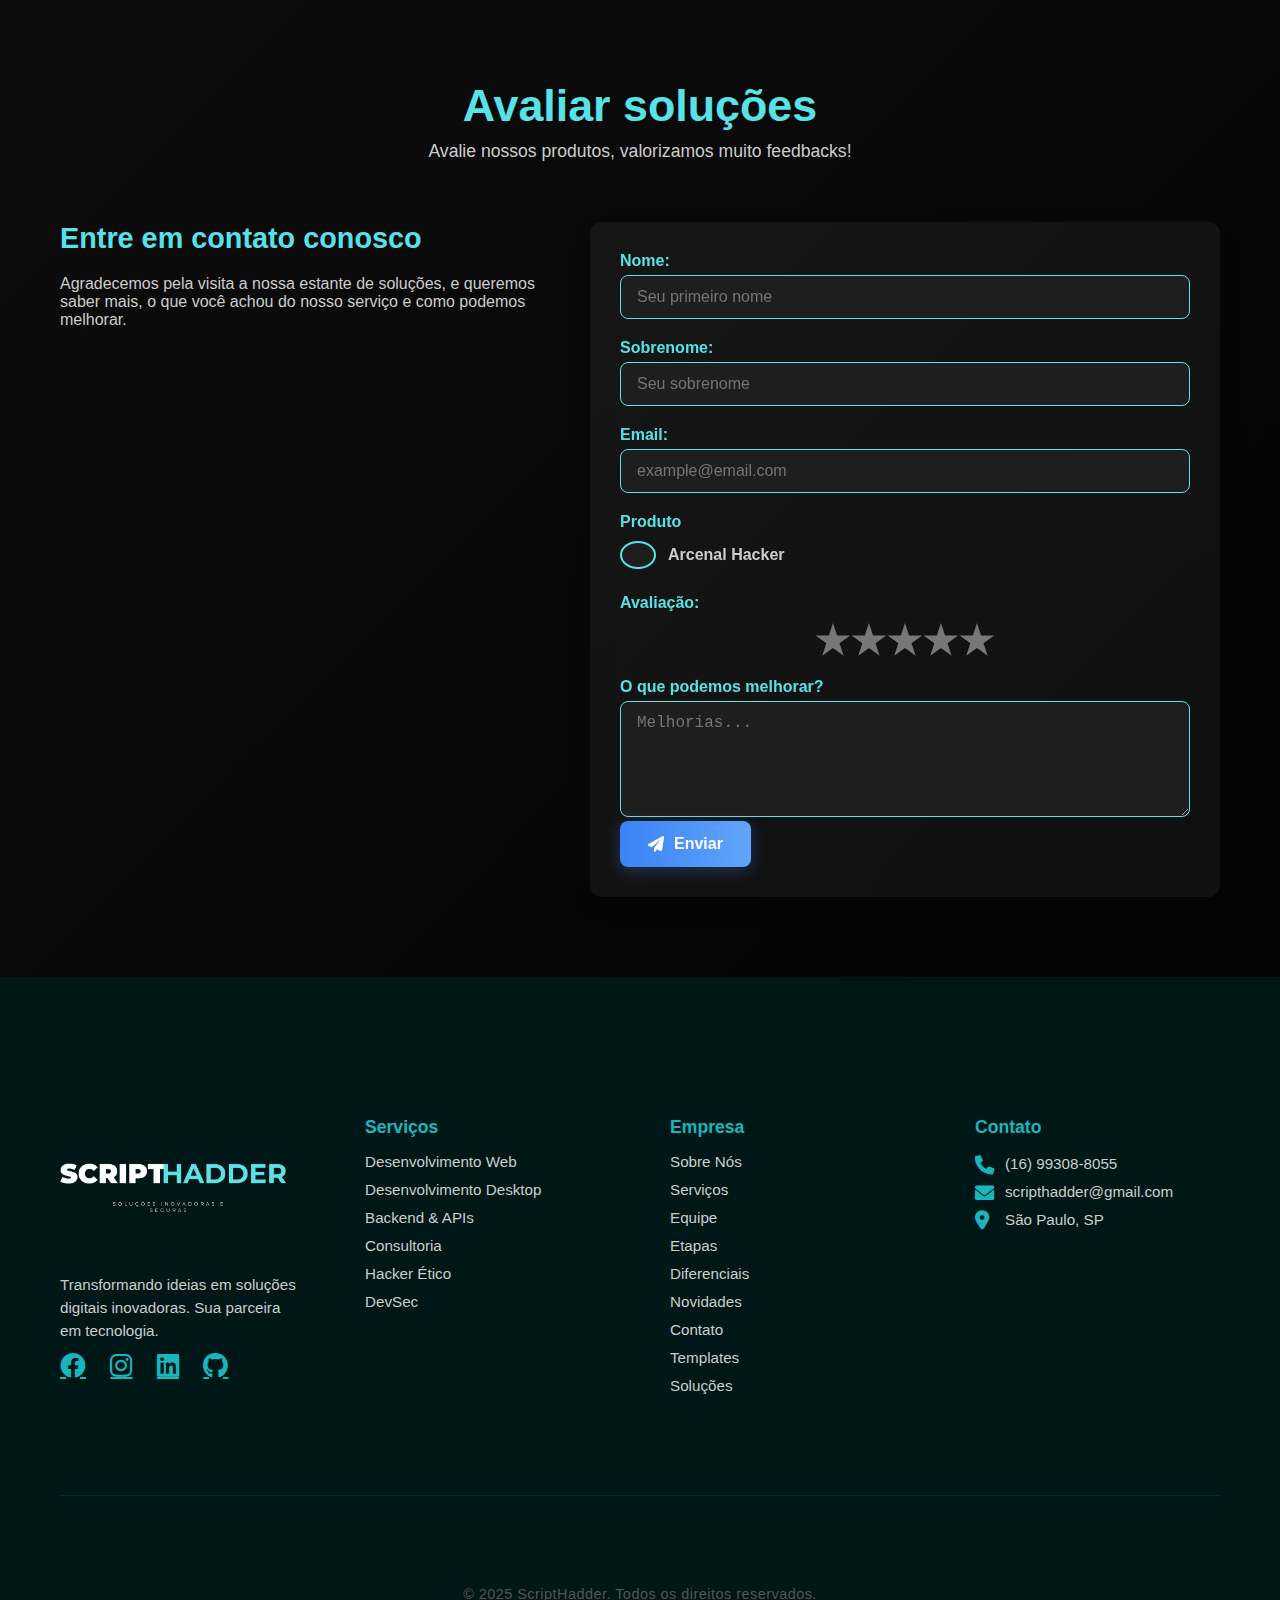
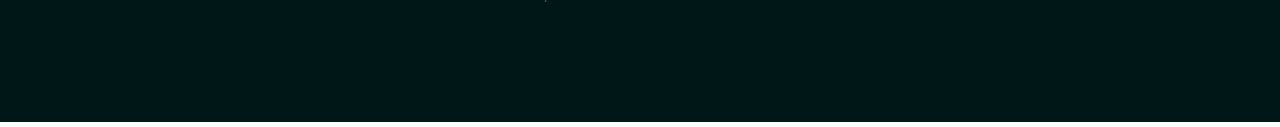
<file: formulário.html>
<!DOCTYPE html>
<html lang="pt-br">
<head>
    <meta charset="UTF-8">
    <meta name="viewport" content="width=device-width, initial-scale=1.0">
    <title>Avaliação</title>
    <link rel="stylesheet" href="src/css/formulario.css">
    <link href="https://cdnjs.cloudflare.com/ajax/libs/font-awesome/6.0.0/css/all.min.css" rel="stylesheet">
    <link rel="stylesheet" href="https://cdn.jsdelivr.net/npm/swiper@10/swiper-bundle.min.css" />
    <link href="https://fonts.googleapis.com/css2?family=Inter:wght@300;400;600;700;800&display=swap" rel="stylesheet">
    <link rel="stylesheet" href="https://cdnjs.cloudflare.com/ajax/libs/font-awesome/6.0.0-beta3/css/all.min.css">

    <!-- ✅ Favicon (.ico para o navegador) -->
    <link rel="shortcut icon" href="src/ico/Letreiro-aba.ico" type="image/x-icon">

    <!-- ✅ Open Graph (preview ao compartilhar link) -->
    <meta property="og:title" content="ScriptHadder">
    <meta property="og:description" content="Avalie nossas soluções!">
    <meta property="og:image" content="https://renanmestre.github.io/scripthadder/src/img/icone.png">
    <meta property="og:url" content="https://renanmestre.github.io/scripthadder/">
    <meta property="og:type" content="website">

    <!-- ✅ Twitter Card -->
    <meta name="twitter:card" content="summary_large_image">
    <meta name="twitter:title" content="ScriptHadder">
    <meta name="twitter:description" content="Avalie nossas soluções!">
    <meta name="twitter:image" content="https://renanmestre.github.io/scripthadder/src/img/icone.png">
</head>
<body>
    <!-- Contact Section -->
    <section id="contact" class="contact">
        <div class="container">
            <div class="section-header">
                <h2>Avaliar soluções</h2>
                <p>Avalie nossos produtos, valorizamos muito feedbacks!</p>
            </div>
            <div class="contact-content">
                <div class="contact-info">
                    <h3>Entre em contato conosco</h3>
                    <p>Agradecemos pela visita a nossa estante de soluções, e queremos saber mais, o que você achou do nosso serviço e como podemos melhorar.</p>
                </div>
                
                <div class="contact-form">
                    <form id="contactForm" action="https://api.staticforms.xyz/submit" method="post">
                        <div class="form-group">
                            <label for="name">Nome:</label>
                            <input type="text" id="name" name="name" placeholder="Seu primeiro nome" required>
                        </div>

                        <div class="form-group">
                            <label for="name">Sobrenome:</label>
                            <input type="text" id="name" name="name" placeholder="Seu sobrenome" required>
                        </div>
                        
                        <div class="form-group">
                            <label for="email">Email:</label>
                            <input type="email" id="email" name="email" placeholder="example@email.com" required>
                        </div>

                        <div class="form-group">
                            <label>Produto</label>
                            <div class="radio-group">
                                <label>
                                    <input type="radio" name="service" value="web" required>
                                    Arcenal Hacker
                                </label>
                            </div>
                        </div>

                        <!-- Avaliação por estrelas -->
                        <div class="form-group">
                        <label>Avaliação:</label>
                        <div class="stars">
                            <input type="radio" id="star5" name="rating" value="5" required />
                            <label for="star5" title="5 estrelas">&#9733;</label>

                            <input type="radio" id="star4" name="rating" value="4" />
                            <label for="star4" title="4 estrelas">&#9733;</label>

                            <input type="radio" id="star3" name="rating" value="3" />
                            <label for="star3" title="3 estrelas">&#9733;</label>

                            <input type="radio" id="star2" name="rating" value="2" />
                            <label for="star2" title="2 estrelas">&#9733;</label>

                            <input type="radio" id="star1" name="rating" value="1" />
                            <label for="star1" title="1 estrela">&#9733;</label>
                        </div>
        
                        <div class="form-group">
                            <label for="subject">O que podemos melhorar?</label>
                            <textarea id="subject" name="subject" rows="5" placeholder="Melhorias..." required></textarea>
                        </div>
                        
                        <div class="form-actions">
                            <button type="submit" class="btn btn-primary">
                                <i class="fas fa-paper-plane"></i> Enviar
                            </button>
                            <input type="hidden" name="accessKey" value="sf_d5al7bk3edi620aj9ai6hanf">
                        </div>

                        <!-- Modal de sucesso -->
                        <div id="successModal" class="modal-success">
                            <div class="modal-content">
                                <div class="checkmark-wrapper">
                                <svg class="checkmark" xmlns="http://www.w3.org/2000/svg" viewBox="0 0 52 52">
                                    <circle class="checkmark-circle" cx="26" cy="26" r="25" fill="none"/>
                                    <path class="checkmark-check" fill="none" d="M14 27l7 7 16-16"/>
                                </svg>
                                </div>
                                <p>Formulário enviado com sucesso!</p>
                            </div>
                        </div>
                    </form>
                </div>
            </div>
        </div>
    </section>

    <!-- Footer -->
    <footer class="footer">
        <div class="container">
            <div class="footer-content">
                <div class="footer-section">
                    <div class="footer-logo">
                        <img src="src/img/ScriptHadder letreiro.png" alt="Logo">
                    </div>
                    <p>Transformando ideias em soluções digitais inovadoras. Sua parceira em tecnologia.</p>
                    <div class="social-links">
                        <a href="https://www.facebook.com/share/17AUWjisdX/?mibextid=wwXIfr"><i class="fab fa-facebook"></i></a>
                        <a href="https://www.instagram.com/scripthadder"><i class="fab fa-instagram"></i></a>
                        <a href="#"><i class="fab fa-linkedin"></i></a>
                        <a href="https://github.com/ScriptHadder"><i class="fab fa-github"></i></a>
                    </div>
                </div>
                
                <div class="footer-section">
                    <h4>Serviços</h4>
                    <ul>
                        <li><a href="#services">Desenvolvimento Web</a></li>
                        <li><a href="#services">Desenvolvimento Desktop</a></li>
                        <li><a href="#services">Backend & APIs</a></li>
                        <li><a href="#services">Consultoria</a></li>
                        <li><a href="#services">Hacker Ético</a></li>
                        <li><a href="#services">DevSec</a></li>
                    </ul>
                </div>
                
                <div class="footer-section">
                    <h4>Empresa</h4>
                    <ul>
                        <li><a href="sobre.html">Sobre Nós</a></li>
                        <li><a href="servicos.html">Serviços</a></li>
                        <li><a href="#team">Equipe</a></li>
                        <li><a href="#processo">Etapas</a></li>
                        <li><a href="#diferenciais">Diferenciais</a></li>
                        <li><a href="#novidades">Novidades</a></li>
                        <li><a href="contato.html">Contato</a></li>
                        <li><a href="portfólio.html">Templates</a></li>
                        <li><a href="inovacao.html">Soluções</a></li>
                    </ul>
                </div>
                
                <div class="footer-section">
                    <h4>Contato</h4>
                    <div class="contact-info">
                        <p><i class="fas fa-phone"></i> (16) 99308-8055</p>
                        <p><i class="fas fa-envelope"></i> scripthadder@gmail.com</p>
                        <p><i class="fas fa-map-marker-alt"></i> São Paulo, SP</p>
                    </div>
                </div>

                <div class="footer-separator"></div>

                <div class="footer-bottom">
                    <p>&copy; 2025 ScriptHadder. Todos os direitos reservados.</p>
                </div>
            </div>
        </div>
    </footer>

    <script>
        // Função para formatar telefone
        function formatPhone(input) {
            let value = input.value.replace(/\D/g, "");
            if (value.length > 11) value = value.slice(0, 11);

            if (value.length > 0) {
                value = "(" + value;
                if (value.length > 3) value = value.slice(0, 3) + ") " + value.slice(3);
                if (value.length > 10) value = value.slice(0, 10) + "-" + value.slice(10);
            }
            input.value = value;
        }

        // Mostrar/ocultar botão dinamicamente
        const scrollBtn = document.getElementById('scrollToTopBtn');
        if (scrollBtn) {
            window.addEventListener('scroll', () => {
                if (window.scrollY > 300) {
                    scrollBtn.style.display = 'block';
                } else {
                    scrollBtn.style.display = 'none';
                }
            });
            scrollBtn.addEventListener('click', () => {
                window.scrollTo({ top: 0, behavior: 'smooth' });
            });
        }

        document.getElementById('contactForm').addEventListener('submit', async function(e) {
            e.preventDefault();
            const form = e.target;
            const data = new FormData(form);

            try {
                await fetch(form.action, {
                    method: form.method,
                    body: data,
                });

                form.reset();

                // Mostrar modal
                const modal = document.getElementById('successModal');
                modal.style.display = 'flex';

                // Fechar automaticamente após 3 segundos
                setTimeout(() => {
                    modal.style.display = 'none';
                }, 3000);

            } catch (err) {
                alert('Ocorreu um erro ao enviar. Tente novamente.');
            }
        });
    </script>
</body>
</html>
</file>
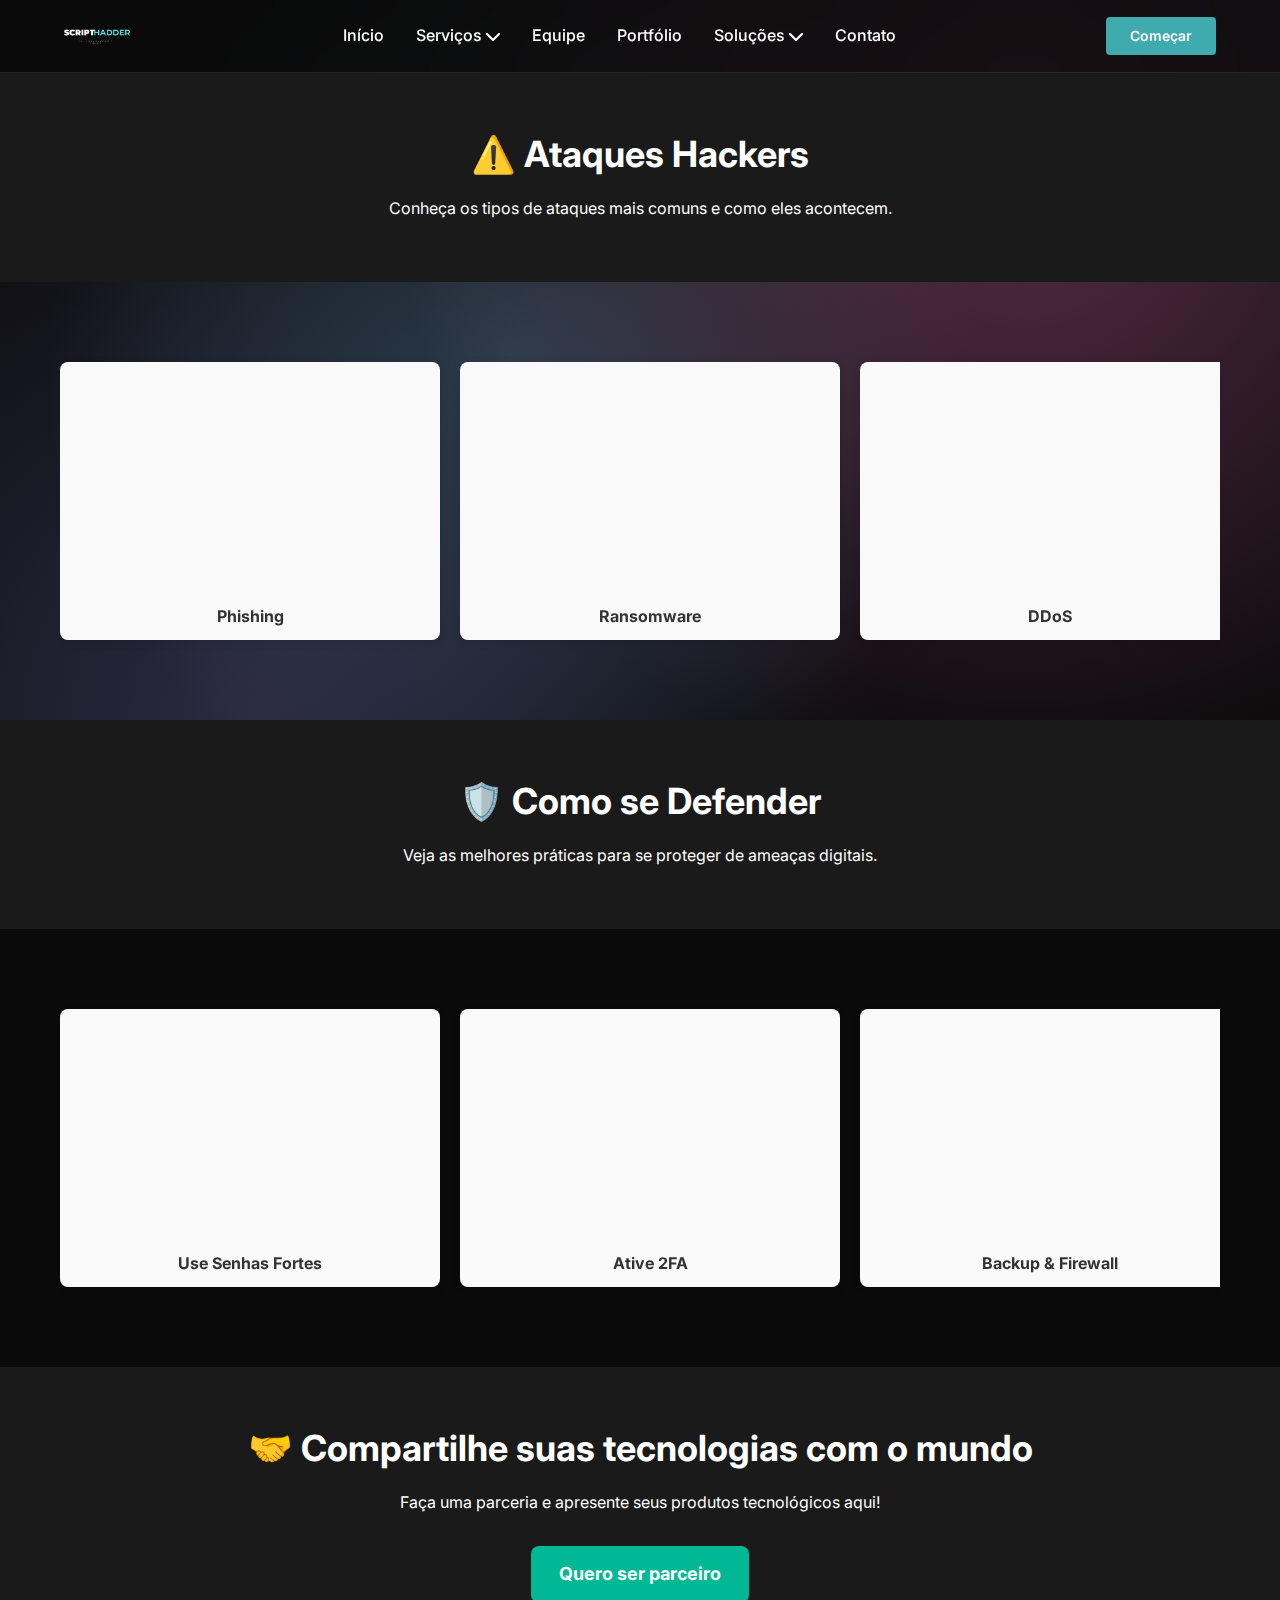
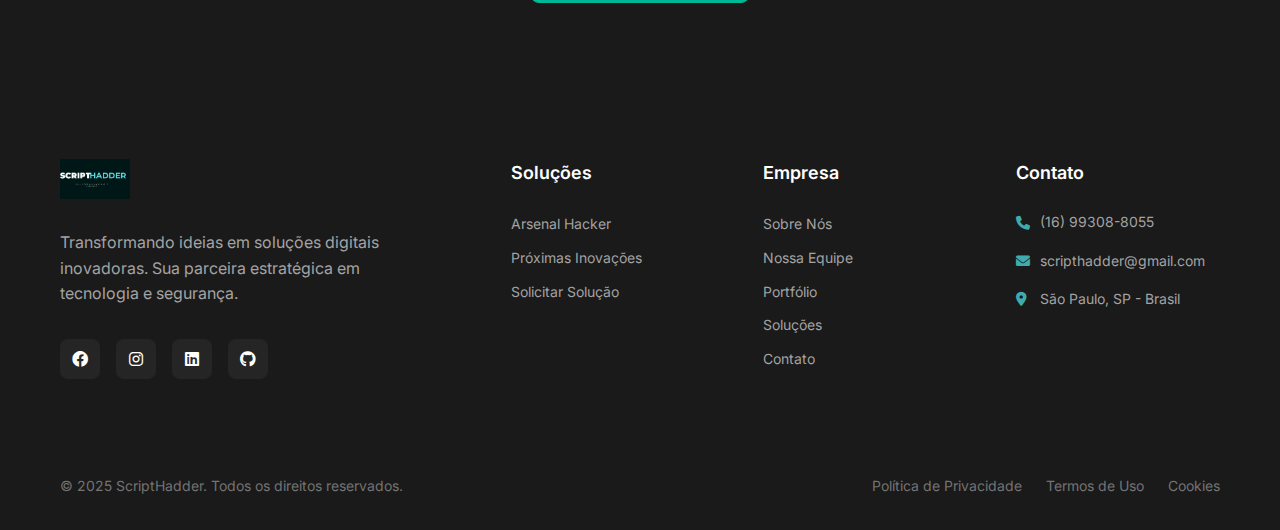
<file: galeria.html>
<!DOCTYPE html>
<html lang="pt-br">
<head>
    <meta charset="UTF-8">
    <meta name="viewport" content="width=device-width, initial-scale=1.0">
    <title>Galeria - ScriptHadder</title>
    <link rel="stylesheet" href="src/css/styles.css">
    <link rel="stylesheet" href="src/css/galeria.css">
    <link href="https://cdnjs.cloudflare.com/ajax/libs/font-awesome/6.0.0/css/all.min.css" rel="stylesheet">
    <link rel="stylesheet" href="https://cdn.jsdelivr.net/npm/swiper@10/swiper-bundle.min.css" />
    <link href="https://fonts.googleapis.com/css2?family=Inter:wght@300;400;500;600;700;800;900&family=JetBrains+Mono:wght@400;500;600;700&display=swap" rel="stylesheet">

    <!-- Favicon -->
    <link rel="shortcut icon" href="src/ico/Letreiro-aba.ico" type="image/x-icon">

    <!-- Open Graph -->
    <meta property="og:title" content="Soluções da ScriptHadder - Vídeos">
    <meta property="og:description" content="Conheça os ataques hackers mais comuns e saiba como se proteger!">
    <meta property="og:image" content="https://renanmestre.github.io/scripthadder/src/img/icone.png">
    <meta property="og:url" content="https://renanmestre.github.io/scripthadder/inovacao">
    <meta property="og:type" content="website">

    <!-- Twitter Card -->
    <meta name="twitter:card" content="summary_large_image">
    <meta name="twitter:title" content="Soluções da ScriptHadder - Vídeos">
    <meta name="twitter:description" content="Conheça os ataques hackers mais comuns e saiba como se proteger!">
    <meta name="twitter:image" content="https://renanmestre.github.io/scripthadder/src/img/icone.png">
</head>
<body>
    <!-- Header Microsoft Style -->
    <header class="header">
        <nav class="navbar">
            <div class="nav-container">
                <div class="logo">
                    <a href="index.html" class="logo-link">
                        <img src="src/img/Letreiro.png" alt="ScriptHadder" class="logo-img">
                    </a>
                </div>
                
                <ul class="nav-menu">
                    <li class="nav-item">
                        <a href="index.html" class="nav-link">Início</a>
                    </li>
                    <li class="nav-item dropdown">
                        <a href="index.html#services" class="nav-link">Serviços <i class="fas fa-chevron-down"></i></a>
                        <div class="dropdown-menu">
                            <a href="index.html#services" class="dropdown-link">Desenvolvimento Web</a>
                            <a href="index.html#services" class="dropdown-link">Segurança Cibernética</a>
                            <a href="index.html#services" class="dropdown-link">Consultoria</a>
                        </div>
                    </li>
                    <li class="nav-item">
                        <a href="index.html#team" class="nav-link">Equipe</a>
                    </li>
                    <li class="nav-item">
                        <a href="portfólio.html" class="nav-link">Portfólio</a>
                    </li>
                    <li class="nav-item dropdown">
                        <a href="#" class="nav-link" >Soluções <i class="fas fa-chevron-down"></i></a>
                        <div class="dropdown-menu">
                            <a href="inovacao.html" class="dropdown-link">Sistemas</a>
                            <a href="#" class="dropdown-link">Vídeos</a>
                        </div>
                    </li>
                    <li class="nav-item">
                        <a href="contato.html" class="nav-link">Contato</a>
                    </li>
                </ul>
                
                <div class="nav-actions">
                    <a href="contato.html" class="btn-primary-nav">Começar</a>
                </div>
                
                <div class="hamburguer" id="hamburguer">
                    <span></span>
                    <span></span>
                    <span></span>
                </div>
            </div>
        </nav>
    </header>

    <!-- Seção: Ataques Hackers -->
    <section class="section dark">
        <div class="container">
        <h2 class="section-title">⚠️ Ataques Hackers</h2>
        <p style="text-align:center;">Conheça os tipos de ataques mais comuns e como eles acontecem.</p>
        </div>
    </section>

    <!-- Carrossel de vídeos sobre ataques -->
    <section class="section">
        <div class="container">
        <div class="carousel">
            <div class="video-item">
            <iframe width="360" height="215" src="https://www.youtube.com/embed/dQw4w9WgXcQ" title="Phishing" frameborder="0" allowfullscreen></iframe>
            <p class="video-title">Phishing</p>
            </div>
            <div class="video-item">
            <iframe width="360" height="215" src="https://www.youtube.com/embed/3JZ_D3ELwOQ" title="Ransomware" frameborder="0" allowfullscreen></iframe>
            <p class="video-title">Ransomware</p>
            </div>
            <div class="video-item">
            <iframe width="360" height="215" src="https://www.youtube.com/embed/lTTajzrSkCw" title="Ataques DDoS" frameborder="0" allowfullscreen></iframe>
            <p class="video-title">DDoS</p>
            </div>
        </div>
        </div>
    </section>

    <!-- Seção: Como se Defender -->
    <section class="section dark">
    <div class="container">
        <h2 class="section-title">🛡️ Como se Defender</h2>
        <p style="text-align:center;">Veja as melhores práticas para se proteger de ameaças digitais.</p>
    </div>
    </section>

    <!-- Carrossel de vídeos sobre defesa -->
    <section class="section">
    <div class="container">
        <div class="carousel">
        
        <div class="video-item">
            <iframe width="360" height="215" src="https://www.youtube.com/embed/5wAOVW1tRK4" title="Senhas Fortes" frameborder="0" allowfullscreen></iframe>
            <p class="video-title">Use Senhas Fortes</p>
        </div>
        
        <div class="video-item">
            <iframe width="360" height="215" src="https://www.youtube.com/embed/SxX3xJv7iXc" title="Autenticação 2 Fatores" frameborder="0" allowfullscreen></iframe>
            <p class="video-title">Ative 2FA</p>
        </div>
        
        <div class="video-item">
            <iframe width="360" height="215" src="https://www.youtube.com/embed/vy5BvqXJ1v0" title="Backup e Firewall" frameborder="0" allowfullscreen></iframe>
            <p class="video-title">Backup & Firewall</p>
        </div>
        
        </div>
    </div>
    </section>


    <!-- Seção: Parcerias e Tecnologias -->
    <section class="section dark">
        <div class="container">
            <h2 class="section-title">🤝 Compartilhe suas tecnologias com o mundo</h2>
            <p style="text-align:center;">Faça uma parceria e apresente seus produtos tecnológicos aqui!</p>
            
            <div class="cta">
                <a href="#parcerias">Quero ser parceiro</a>
            </div>
        </div>
    </section>


    <footer class="footer">
        <div class="container">
            <div class="footer-content">
                <div class="footer-main">
                    <div class="footer-brand">
                        <div class="footer-logo">
                            <img src="src/img/ScriptHadder letreiro.png" alt="ScriptHadder">
                        </div>
                        <p class="footer-description">
                            Transformando ideias em soluções digitais inovadoras. 
                            Sua parceira estratégica em tecnologia e segurança.
                        </p>
                        <div class="social-links">
                            <a href="https://www.facebook.com/share/17AUWjisdX/?mibextid=wwXIfr" class="social-link" aria-label="Facebook">
                                <i class="fab fa-facebook"></i>
                            </a>
                            <a href="https://www.instagram.com/scripthadder" class="social-link" aria-label="Instagram">
                                <i class="fab fa-instagram"></i>
                            </a>
                            <a href="#" class="social-link" aria-label="LinkedIn">
                                <i class="fab fa-linkedin"></i>
                            </a>
                            <a href="https://github.com/ScriptHadder" class="social-link" aria-label="GitHub">
                                <i class="fab fa-github"></i>
                            </a>
                        </div>
                    </div>

                    <div class="footer-links">
                        <div class="footer-column">
                            <h4 class="footer-title">Soluções</h4>
                            <ul class="footer-list">
                                <li><a href="#solutions" class="footer-link">Arsenal Hacker</a></li>
                                <li><a href="#solutions" class="footer-link">Próximas Inovações</a></li>
                                <li><a href="contato.html" class="footer-link">Solicitar Solução</a></li>
                            </ul>
                        </div>

                        <div class="footer-column">
                            <h4 class="footer-title">Empresa</h4>
                            <ul class="footer-list">
                                <li><a href="index.html#about" class="footer-link">Sobre Nós</a></li>
                                <li><a href="index.html#team" class="footer-link">Nossa Equipe</a></li>
                                <li><a href="portfólio.html" class="footer-link">Portfólio</a></li>
                                <li><a href="inovacao.html" class="footer-link">Soluções</a></li>
                                <li><a href="contato.html" class="footer-link">Contato</a></li>
                            </ul>
                        </div>

                        <div class="footer-column">
                            <h4 class="footer-title">Contato</h4>
                            <div class="contact-info">
                                <div class="contact-item">
                                    <i class="fas fa-phone"></i>
                                    <span>(16) 99308-8055</span>
                                </div>
                                <div class="contact-item">
                                    <i class="fas fa-envelope"></i>
                                    <span>scripthadder@gmail.com</span>
                                </div>
                                <div class="contact-item">
                                    <i class="fas fa-map-marker-alt"></i>
                                    <span>São Paulo, SP - Brasil</span>
                                </div>
                            </div>
                        </div>
                    </div>
                </div>

                <div class="footer-bottom">
                    <div class="footer-bottom-content">
                        <p class="copyright">
                            &copy; 2025 ScriptHadder. Todos os direitos reservados.
                        </p>
                        <div class="footer-legal">
                            <a href="#" class="legal-link">Política de Privacidade</a>
                            <a href="#" class="legal-link">Termos de Uso</a>
                            <a href="#" class="legal-link">Cookies</a>
                        </div>
                    </div>
                </div>
            </div>
        </div>
    </footer>
</body>
</html>
</file>
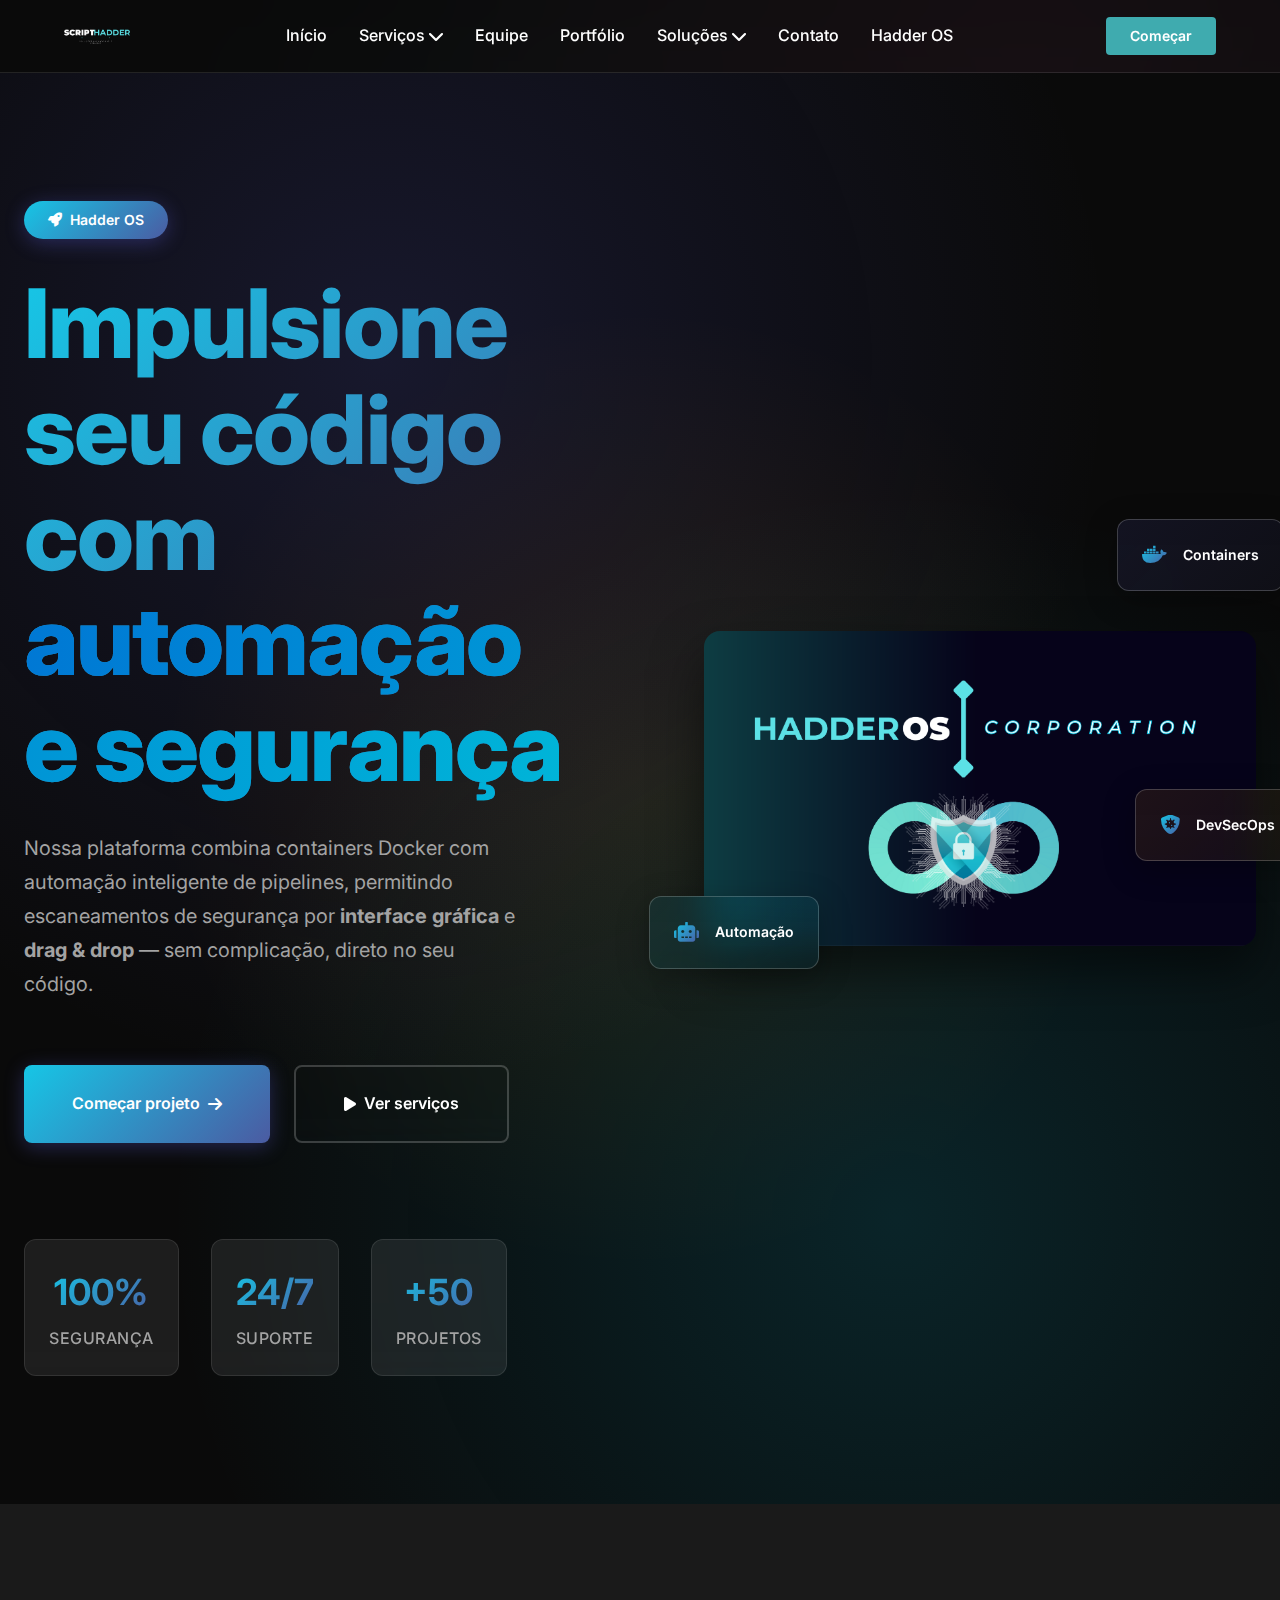
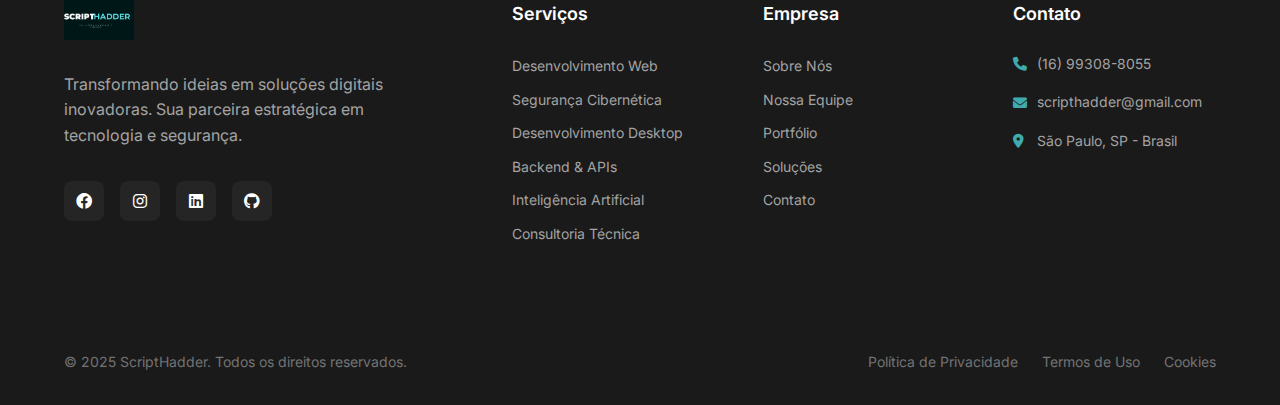
<file: hadder_os.html>
<!DOCTYPE html>
<html lang="pt-br">
<head>
    <meta charset="UTF-8">
    <meta name="viewport" content="width=device-width, initial-scale=1.0">
    <title>Hadder OS</title>
    <link rel="stylesheet" href="src/css/styles.css">
    <link href="https://cdnjs.cloudflare.com/ajax/libs/font-awesome/6.0.0/css/all.min.css" rel="stylesheet">
    <link rel="stylesheet" href="https://cdn.jsdelivr.net/npm/swiper@10/swiper-bundle.min.css" />
    <link href="https://fonts.googleapis.com/css2?family=Inter:wght@300;400;500;600;700;800;900&family=JetBrains+Mono:wght@400;500;600;700&display=swap" rel="stylesheet">

    <!-- Favicon -->
    <link rel="shortcut icon" href="src/ico/Letreiro-aba.ico" type="image/x-icon">

    <!-- Open Graph -->
    <meta property="og:title" content="ScriptHadder - Soluções Tecnológicas Profissionais">
    <meta property="og:description" content="Conheça a Hadder OS e como pode ajudar a sua equipe a se fortalecer em DevSecOps!">
    <meta property="og:image" content="https://renanmestre.github.io/scripthadder/src/img/icone.png">
    <meta property="og:url" content="https://renanmestre.github.io/scripthadder/">
    <meta property="og:type" content="website">

    <!-- Twitter Card -->
    <meta name="twitter:card" content="summary_large_image">
    <meta name="twitter:title" content="ScriptHadder - Soluções Tecnológicas Profissionais">
    <meta name="twitter:description" content="Conheça a Hadder OS e como pode ajudar a sua equipe a se fortalecer em DevSecOps!">
    <meta name="twitter:image" content="https://renanmestre.github.io/scripthadder/src/img/icone.png">
</head>
<body>
        <!-- Header Microsoft Style -->
    <header class="header">
        <nav class="navbar">
            <div class="nav-container">
                <div class="logo">
                    <a href="#hero" class="logo-link">
                        <img src="src/img/Letreiro.png" alt="ScriptHadder" class="logo-img">
                    </a>
                </div>
                
                <ul class="nav-menu">
                    <li class="nav-item">
                        <a href="index.html" class="nav-link">Início</a>
                    </li>
                    <li class="nav-item dropdown">
                        <a href="#" class="nav-link">Serviços <i class="fas fa-chevron-down"></i></a>
                        <div class="dropdown-menu">
                            <a href="#services" class="dropdown-link">Desenvolvimento Web</a>
                            <a href="#services" class="dropdown-link">Segurança Cibernética</a>
                            <a href="#services" class="dropdown-link">Desenvolvimento desktop</a>
                            <a href="#services" class="dropdown-link">Backend</a>
                            <a href="#services" class="dropdown-link">IA</a>
                            <a href="#services" class="dropdown-link">Consultoria</a>
                            <a href="#services" class="dropdown-link">Hacker ético</a>
                            <a href="#services" class="dropdown-link">OSINT</a>
                            <a href="#services" class="dropdown-link">Treinamentos</a>
                        </div>
                    </li>
                    <li class="nav-item">
                        <a href="#team" class="nav-link">Equipe</a>
                    </li>
                    <li class="nav-item">
                        <a href="portfólio.html" class="nav-link">Portfólio</a>
                    </li>
                    <li class="nav-item dropdown">
                        <a href="#" class="nav-link" >Soluções <i class="fas fa-chevron-down"></i></a>
                        <div class="dropdown-menu">
                            <a href="inovacao.html" class="dropdown-link">Sistemas</a>
                            <a href="galeria.html" class="dropdown-link">Vídeos</a>
                        </div>
                    </li>
                    <li class="nav-item">
                        <a href="contato.html" class="nav-link">Contato</a>
                    </li>
                    <li class="nav-item">
                        <a href="#" class="nav-link">Hadder OS</a>
                    </li>
                </ul>
                
                <div class="nav-actions">
                    <a href="contato.html" class="btn-primary-nav">Começar</a>
                </div>
                
                <div class="hamburguer" id="hamburguer">
                    <span></span>
                    <span></span>
                    <span></span>
                </div>
            </div>
        </nav>
    </header>

    <main>
        <!-- Hero Section -->
        <section class="hero-section" id="hero">
            <div class="hero-container">
                <div class="hero-content">
                    <div class="hero-badge">
                        <i class="fas fa-rocket"></i>
                        <span>Hadder OS</span>
                    </div>
                    
                    <h1 class="hero-title">
                        Impulsione seu código com
                        <span class="gradient-text">automação e segurança</span>
                    </h1>
                                    
                    <p class="hero-description">
                        Nossa plataforma combina containers Docker com automação inteligente de pipelines, 
                        permitindo escaneamentos de segurança por <strong>interface gráfica</strong> e 
                        <strong>drag & drop</strong> — sem complicação, direto no seu código.
                    </p>

                    <div class="hero-actions">
                        <a href="contato.html" class="btn-primary">
                            <span>Começar projeto</span>
                            <i class="fas fa-arrow-right"></i>
                        </a>
                        <a href="#services" class="btn-secondary">
                            <i class="fas fa-play"></i>
                            <span>Ver serviços</span>
                        </a>
                    </div>

                    <div class="hero-stats">
                        <div class="stat-item">
                            <span class="stat-number">100%</span>
                            <span class="stat-label">Segurança</span>
                        </div>
                        <div class="stat-item">
                            <span class="stat-number">24/7</span>
                            <span class="stat-label">Suporte</span>
                        </div>
                        <div class="stat-item">
                            <span class="stat-number">+50</span>
                            <span class="stat-label">Projetos</span>
                        </div>
                    </div>
                </div>

                <div class="hero-visual">
                    <div class="hero-image-container">
                        <img src="src/img/Walpeper/Hadder OS.png" alt="Soluções Tecnológicas" class="hero-image"/>
                        <div class="floating-elements">
                            <div class="floating-card card-1">
                                <i class="fab fa-docker"></i>
                                <span>Containers</span>
                            </div>
                            <div class="floating-card card-2">
                                <i class="fas fa-robot"></i>
                                <span>Automação</span>
                            </div>
                            <div class="floating-card card-3">
                                <i class="fas fa-shield-virus"></i>
                                <span>DevSecOps</span>
                            </div>
                        </div>
                    </div>
                </div>
            </div>
        </section>
    </main>
    <!-- Footer -->
    <footer class="footer">
        <div class="container">
            <div class="footer-content">
                <div class="footer-main">
                    <div class="footer-brand">
                        <div class="footer-logo">
                            <img src="src/img/ScriptHadder letreiro.png" alt="ScriptHadder">
                        </div>
                        <p class="footer-description">
                            Transformando ideias em soluções digitais inovadoras. 
                            Sua parceira estratégica em tecnologia e segurança.
                        </p>
                        <div class="social-links">
                            <a href="https://www.facebook.com/share/17AUWjisdX/?mibextid=wwXIfr" class="social-link" aria-label="Facebook">
                                <i class="fab fa-facebook"></i>
                            </a>
                            <a href="https://www.instagram.com/scripthadder" class="social-link" aria-label="Instagram">
                                <i class="fab fa-instagram"></i>
                            </a>
                            <a href="#" class="social-link" aria-label="LinkedIn">
                                <i class="fab fa-linkedin"></i>
                            </a>
                            <a href="https://github.com/ScriptHadder" class="social-link" aria-label="GitHub">
                                <i class="fab fa-github"></i>
                            </a>
                        </div>
                    </div>

                    <div class="footer-links">
                        <div class="footer-column">
                            <h4 class="footer-title">Serviços</h4>
                            <ul class="footer-list">
                                <li><a href="#services" class="footer-link">Desenvolvimento Web</a></li>
                                <li><a href="#services" class="footer-link">Segurança Cibernética</a></li>
                                <li><a href="#services" class="footer-link">Desenvolvimento Desktop</a></li>
                                <li><a href="#services" class="footer-link">Backend & APIs</a></li>
                                <li><a href="#services" class="footer-link">Inteligência Artificial</a></li>
                                <li><a href="#services" class="footer-link">Consultoria Técnica</a></li>
                            </ul>
                        </div>

                        <div class="footer-column">
                            <h4 class="footer-title">Empresa</h4>
                            <ul class="footer-list">
                                <li><a href="sobre.html" class="footer-link">Sobre Nós</a></li>
                                <li><a href="#team" class="footer-link">Nossa Equipe</a></li>
                                <li><a href="portfólio.html" class="footer-link">Portfólio</a></li>
                                <li><a href="inovacao.html" class="footer-link">Soluções</a></li>
                                <li><a href="contato.html" class="footer-link">Contato</a></li>
                            </ul>
                        </div>

                        <div class="footer-column">
                            <h4 class="footer-title">Contato</h4>
                            <div class="contact-info">
                                <div class="contact-item">
                                    <i class="fas fa-phone"></i>
                                    <span>(16) 99308-8055</span>
                                </div>
                                <div class="contact-item">
                                    <i class="fas fa-envelope"></i>
                                    <span>scripthadder@gmail.com</span>
                                </div>
                                <div class="contact-item">
                                    <i class="fas fa-map-marker-alt"></i>
                                    <span>São Paulo, SP - Brasil</span>
                                </div>
                            </div>
                        </div>
                    </div>
                </div>

                <div class="footer-bottom">
                    <div class="footer-bottom-content">
                        <p class="copyright">
                            &copy; 2025 ScriptHadder. Todos os direitos reservados.
                        </p>
                        <div class="footer-legal">
                            <a href="#" class="legal-link">Política de Privacidade</a>
                            <a href="#" class="legal-link">Termos de Uso</a>
                            <a href="#" class="legal-link">Cookies</a>
                        </div>
                    </div>
                </div>
            </div>
        </div>
    </footer>
</body>
</html>
</file>
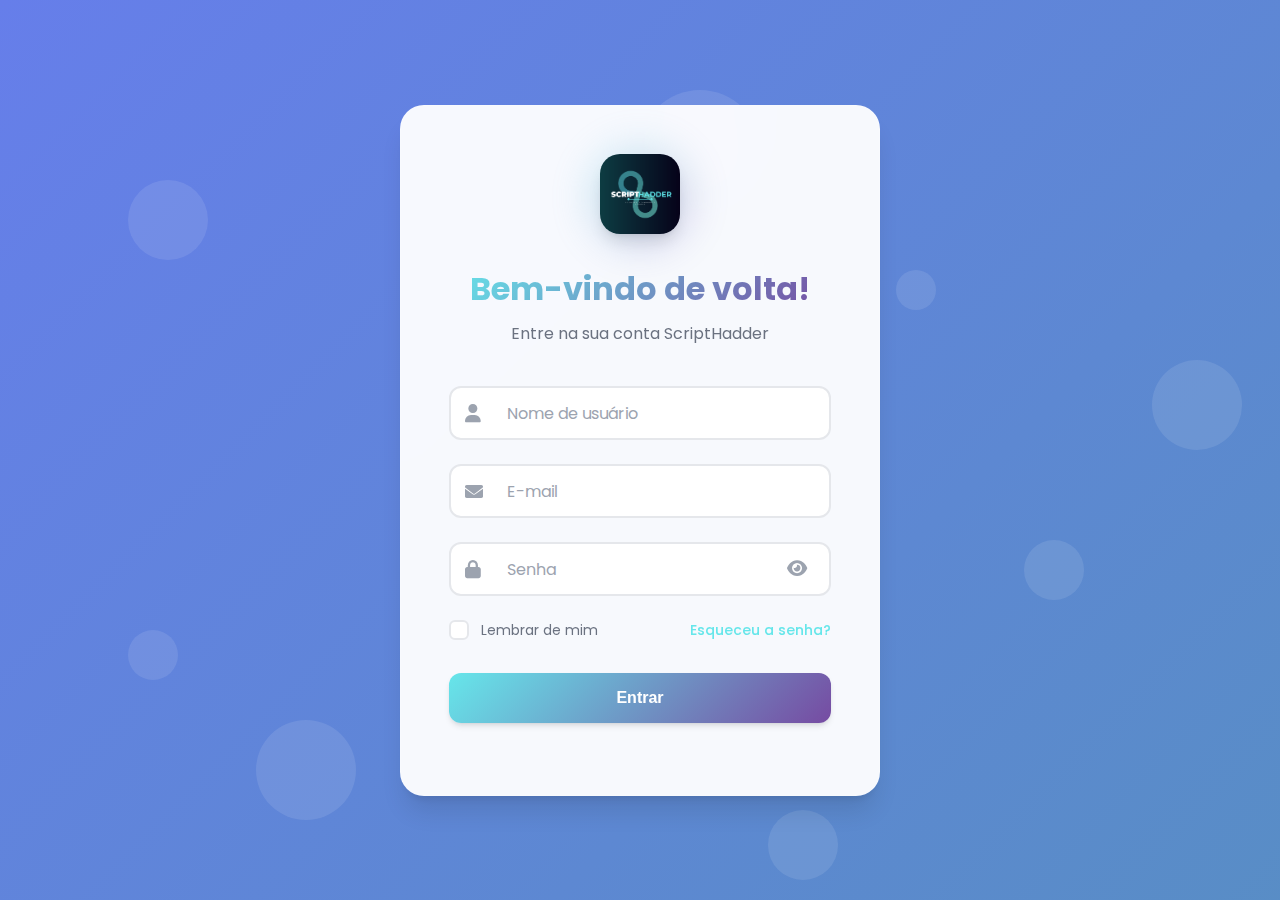
<file: login.html>
<!DOCTYPE html>
<html lang="pt-br">
<head>
    <meta charset="UTF-8">
    <meta name="viewport" content="width=device-width, initial-scale=1.0">
    <title>ScriptHadder - Login</title>
    <link rel="stylesheet" href="src/css/login.css">
    <link href="https://cdnjs.cloudflare.com/ajax/libs/font-awesome/6.0.0/css/all.min.css" rel="stylesheet">
    <link href="https://fonts.googleapis.com/css2?family=Poppins:wght@300;400;500;600;700&display=swap" rel="stylesheet">
</head>
<body>
    <div class="login-container">
        <!-- Partículas animadas de fundo -->
        <div class="particles">
            <div class="particle"></div>
            <div class="particle"></div>
            <div class="particle"></div>
            <div class="particle"></div>
            <div class="particle"></div>
            <div class="particle"></div>
            <div class="particle"></div>
            <div class="particle"></div>
        </div>

        <!-- Card de login principal -->
        <div class="login-card">
            <div class="login-header">
                <div class="logo-wrapper">
                    <img src="src/img/Logo.png" alt="ScriptHadder Logo" class="logo">
                    <div class="logo-glow"></div>
                </div>
                <h1 class="login-title">Bem-vindo de volta!</h1>
                <p class="login-subtitle">Entre na sua conta ScriptHadder</p>
            </div>

            <form class="login-form" id="loginForm">
                <div class="form-group">
                    <div class="input-wrapper">
                        <i class="fas fa-user input-icon"></i>
                        <input type="text" id="usuario" name="usuario" class="form-input" placeholder=" " required>
                        <label for="usuario" class="form-label">Nome de usuário</label>
                        <div class="input-border"></div>
                    </div>
                </div>

                <div class="form-group">
                    <div class="input-wrapper">
                        <i class="fas fa-envelope input-icon"></i>
                        <input type="email" id="email" name="email" class="form-input" placeholder=" " required>
                        <label for="email" class="form-label">E-mail</label>
                        <div class="input-border"></div>
                    </div>
                </div>

                <div class="form-group">
                    <div class="input-wrapper">
                        <i class="fas fa-lock input-icon"></i>
                        <input type="password" id="password" name="password" class="form-input" placeholder=" " required>
                        <label for="password" class="form-label">Senha</label>
                        <div class="input-border"></div>
                        <button type="button" class="password-toggle" id="passwordToggle">
                            <i class="fas fa-eye"></i>
                        </button>
                    </div>
                </div>

                <div class="form-options">
                    <label class="checkbox-wrapper">
                        <input type="checkbox" id="remember">
                        <span class="checkmark"></span>
                        <span class="checkbox-label">Lembrar de mim</span>
                    </label>
                    <a href="#" class="forgot-password">Esqueceu a senha?</a>
                </div>

                <button type="submit" class="login-button">
                    <span class="button-text">Entrar</span>
                    <div class="button-loading">
                        <i class="fas fa-spinner fa-spin"></i>
                    </div>
                </button>
            </form>
        </div>

        <!-- Toast de notificação -->
        <div class="toast" id="toast">
            <div class="toast-content">
                <i class="toast-icon"></i>
                <span class="toast-message"></span>
            </div>
        </div>
    </div>

    <script src="src/js/login.js"></script>
</body>
</html>
</file>
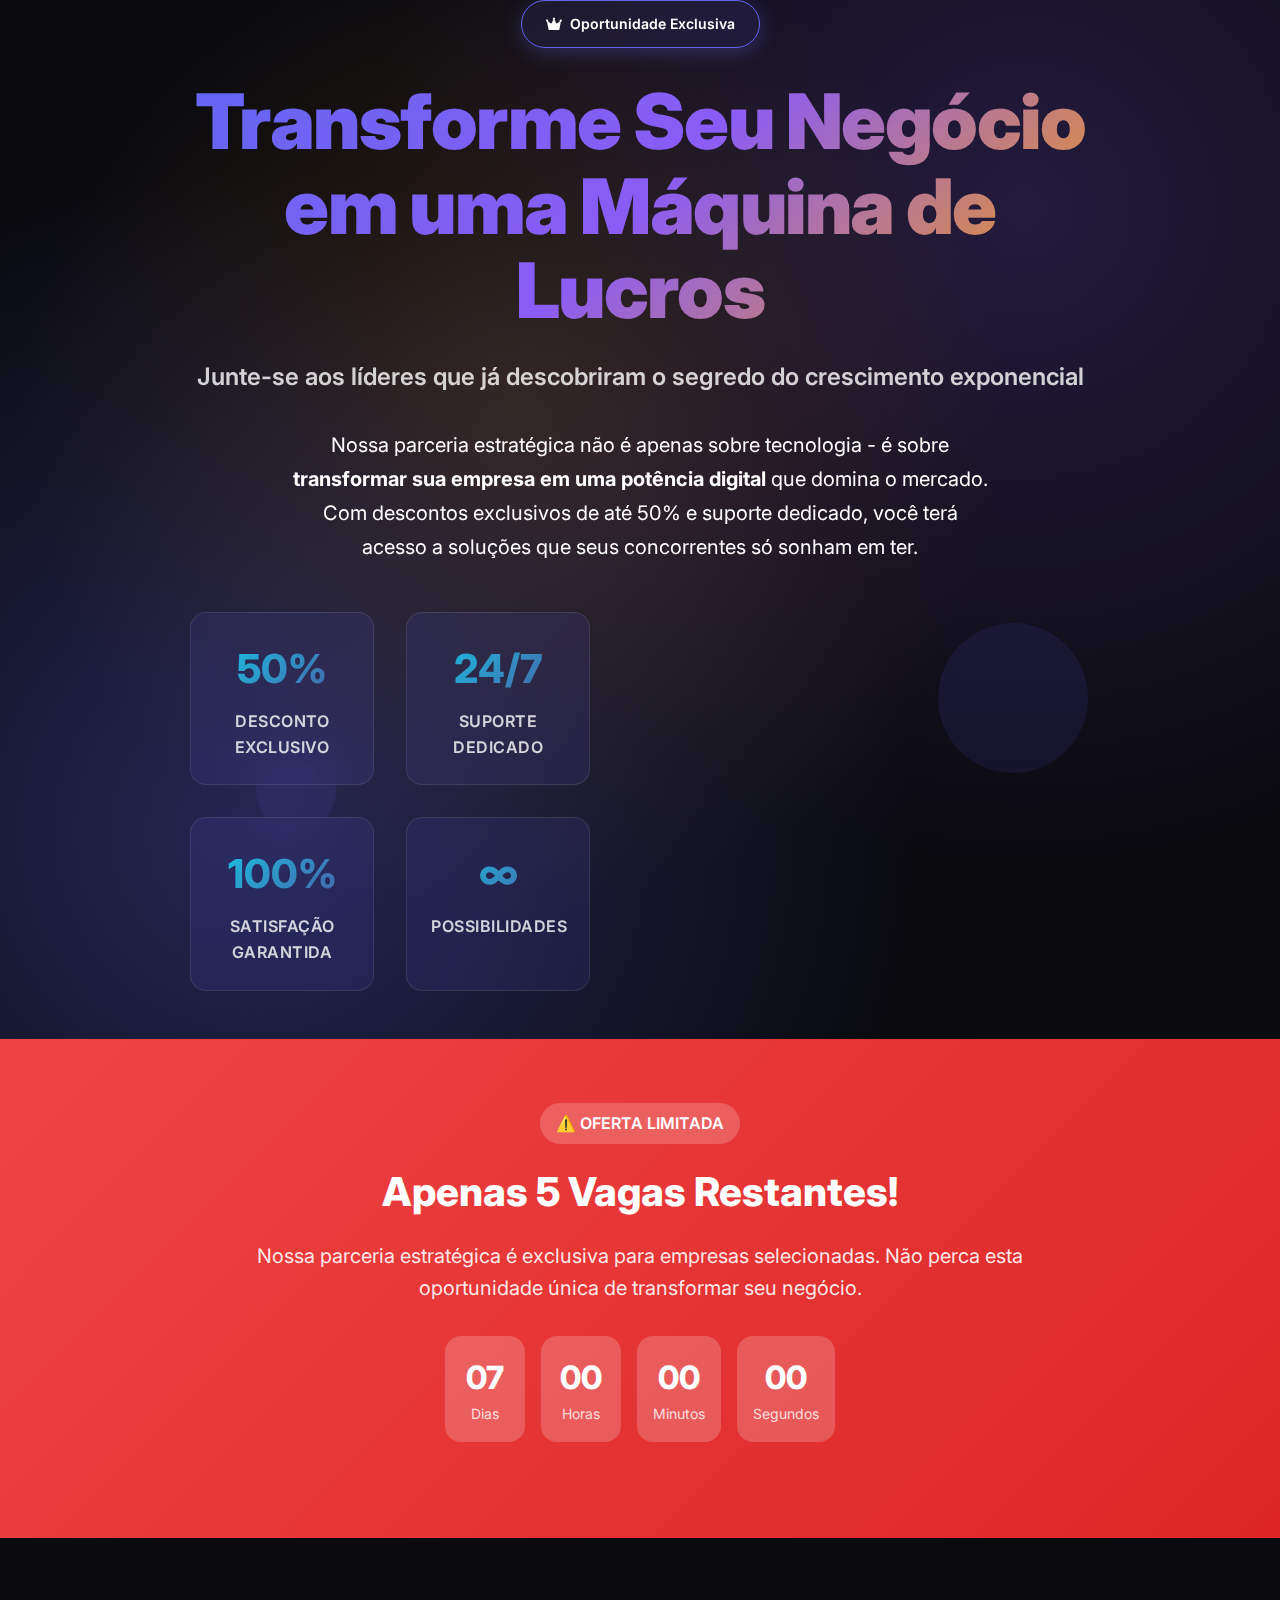
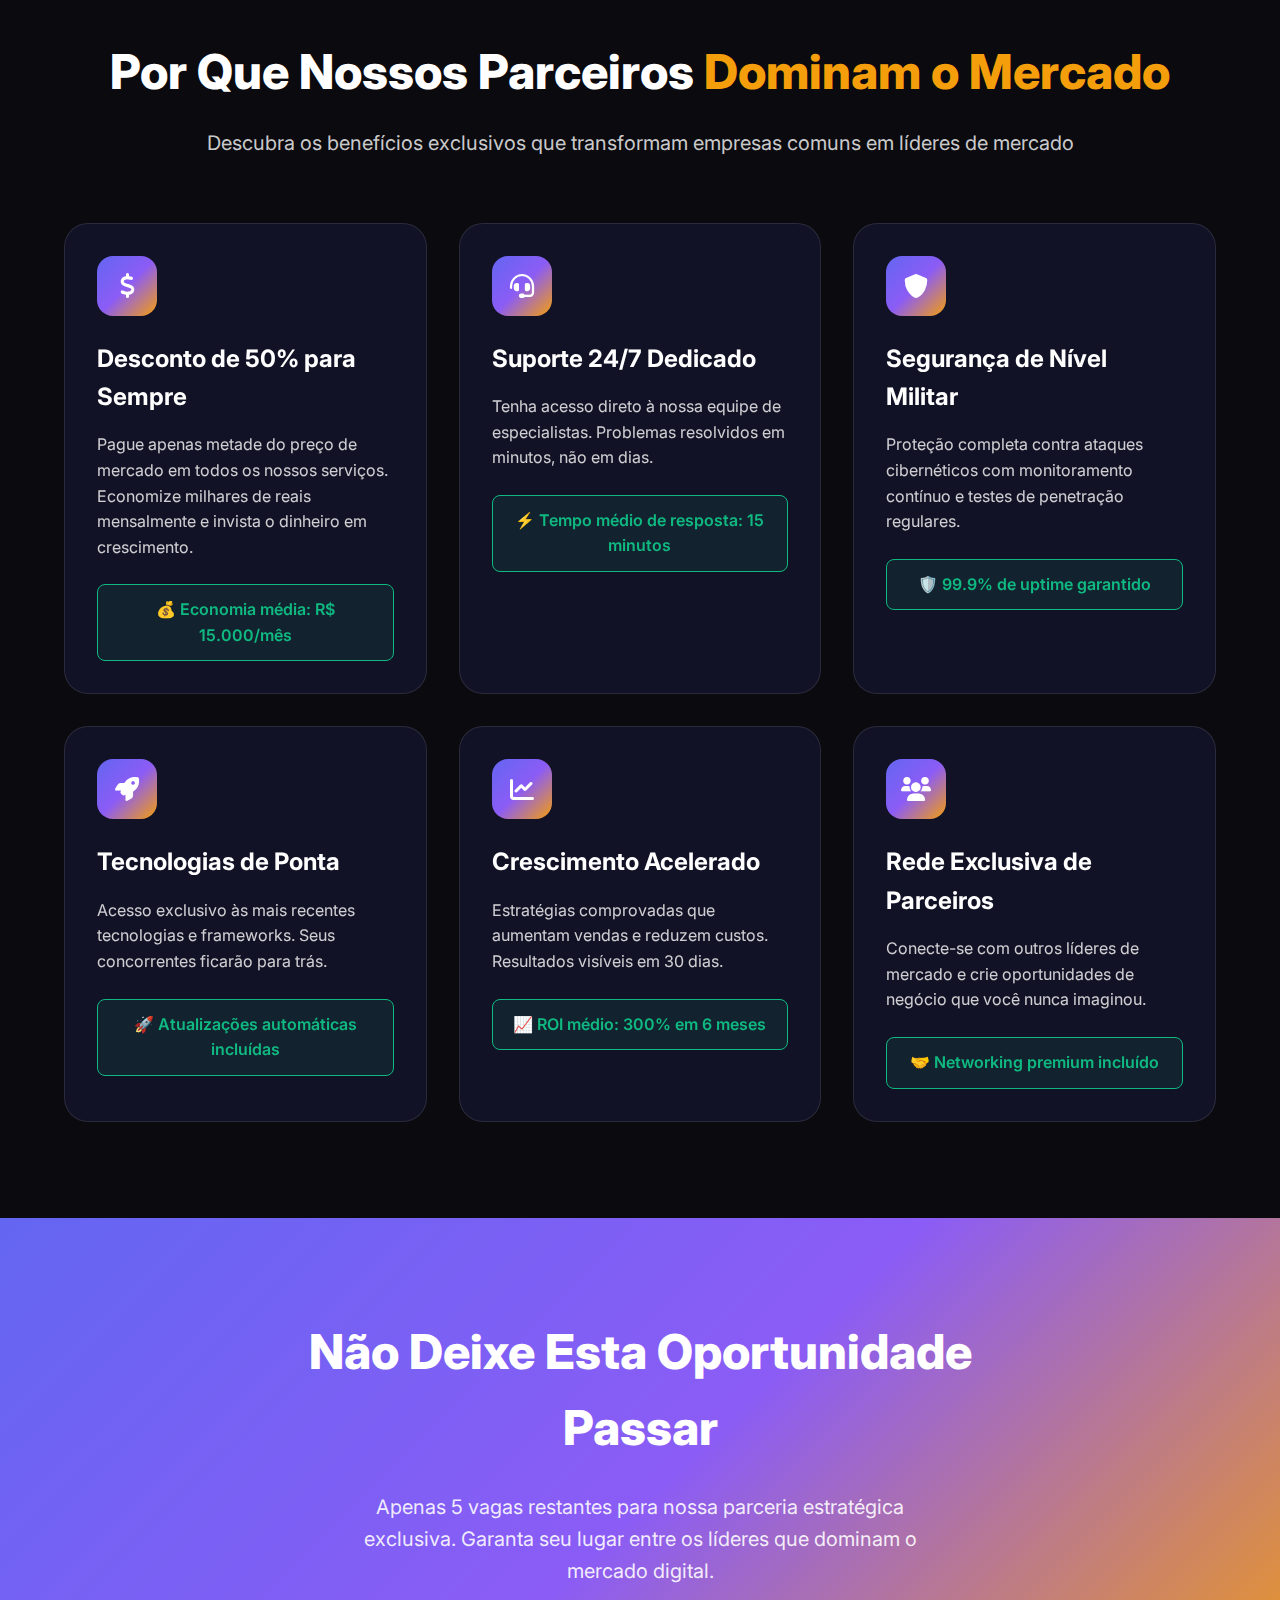
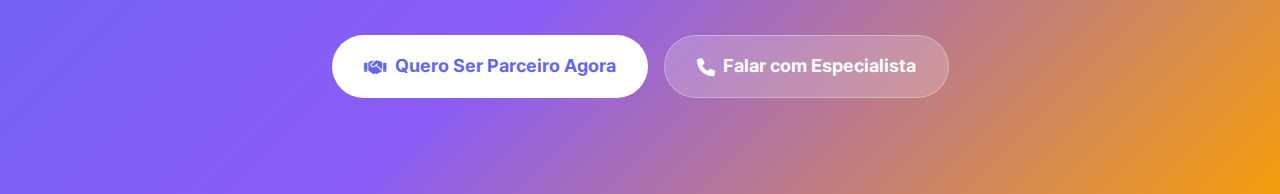
<file: parceria.html>
<!DOCTYPE html>
<html lang="pt-BR">
<head>
    <meta charset="UTF-8">
    <meta name="viewport" content="width=device-width, initial-scale=1.0">
    <title>Parceria Estratégica - ScriptHadder | Transforme Seu Negócio Agora</title>
    
    <!-- Modern Tech Design System -->
    <link rel="stylesheet" href="src/css/styles.css">
    <link href="https://cdnjs.cloudflare.com/ajax/libs/font-awesome/6.0.0/css/all.min.css" rel="stylesheet">
    <link href="https://fonts.googleapis.com/css2?family=Inter:wght@300;400;500;600;700;800;900&family=JetBrains+Mono:wght@400;500;600;700&display=swap" rel="stylesheet">

    <!-- Favicon -->
    <link rel="shortcut icon" href="src/ico/Letreiro-aba.ico" type="image/x-icon">

    <!-- Open Graph -->
    <meta property="og:title" content="Parceria Estratégica ScriptHadder - Transforme Seu Negócio">
    <meta property="og:description" content="Junte-se aos líderes que já transformaram seus negócios com nossa parceria estratégica. Descontos exclusivos e suporte dedicado.">
    <meta property="og:image" content="https://renanmestre.github.io/scripthadder/src/img/icone.png">
    <meta property="og:url" content="https://renanmestre.github.io/scripthadder/parceria">
    <meta property="og:type" content="website">

    <!-- Twitter Card -->
    <meta name="twitter:card" content="summary_large_image">
    <meta name="twitter:title" content="Parceria Estratégica ScriptHadder - Transforme Seu Negócio">
    <meta name="twitter:description" content="Junte-se aos líderes que já transformaram seus negócios com nossa parceria estratégica. Descontos exclusivos e suporte dedicado.">
    <meta name="twitter:image" content="https://renanmestre.github.io/scripthadder/src/img/icone.png">

    <style>
        /* Seductive Color Palette */
        :root {
            --seductive-primary: #6366f1;
            --seductive-secondary: #8b5cf6;
            --seductive-accent: #f59e0b;
            --seductive-success: #10b981;
            --seductive-danger: #ef4444;
            --seductive-bg: #0a0a0f;
            --seductive-glass: rgba(99, 102, 241, 0.1);
            --seductive-gradient: linear-gradient(135deg, #6366f1 0%, #8b5cf6 50%, #f59e0b 100%);
            --seductive-text: #ffffff;
            --seductive-text-secondary: rgba(255, 255, 255, 0.8);
        }

        /* Hero Section with Seductive Design */
        .hero-partnership {
            min-height: 100vh;
            background: var(--seductive-bg);
            background-image: 
                radial-gradient(circle at 20% 80%, rgba(99, 102, 241, 0.3) 0%, transparent 50%),
                radial-gradient(circle at 80% 20%, rgba(139, 92, 246, 0.2) 0%, transparent 50%),
                radial-gradient(circle at 40% 40%, rgba(245, 158, 11, 0.15) 0%, transparent 50%);
            display: flex;
            align-items: center;
            justify-content: center;
            text-align: center;
            position: relative;
            overflow: hidden;
        }

        .hero-content {
            max-width: 900px;
            z-index: 10;
            position: relative;
        }

        .hero-badge {
            display: inline-flex;
            align-items: center;
            gap: 0.5rem;
            background: var(--seductive-glass);
            border: 1px solid var(--seductive-primary);
            border-radius: 2rem;
            padding: 0.75rem 1.5rem;
            margin-bottom: 2rem;
            backdrop-filter: blur(20px);
            animation: pulse 2s infinite;
        }

        @keyframes pulse {
            0%, 100% { transform: scale(1); }
            50% { transform: scale(1.05); }
        }

        .hero-title {
            font-size: clamp(2.5rem, 6vw, 5rem);
            font-weight: 900;
            margin-bottom: 1.5rem;
            background: var(--seductive-gradient);
            -webkit-background-clip: text;
            -webkit-text-fill-color: transparent;
            background-clip: text;
            line-height: 1.1;
        }

        .hero-subtitle {
            font-size: 1.5rem;
            color: var(--seductive-text-secondary);
            margin-bottom: 2rem;
            font-weight: 600;
        }

        .hero-description {
            font-size: 1.25rem;
            line-height: 1.7;
            margin-bottom: 3rem;
            color: var(--seductive-text);
            max-width: 700px;
            margin-left: auto;
            margin-right: auto;
        }

        .hero-stats {
            display: grid;
            grid-template-columns: repeat(auto-fit, minmax(150px, 1fr));
            gap: 2rem;
            margin-bottom: 3rem;
        }

        .stat-item {
            text-align: center;
            padding: 1.5rem;
            background: var(--seductive-glass);
            border-radius: 1rem;
            backdrop-filter: blur(20px);
            border: 1px solid rgba(255, 255, 255, 0.1);
        }

        .stat-number {
            font-size: 2.5rem;
            font-weight: 800;
            color: var(--seductive-primary);
            margin-bottom: 0.5rem;
        }

        .stat-label {
            color: var(--seductive-text-secondary);
            font-weight: 600;
        }

        /* Floating Elements */
        .floating-element {
            position: absolute;
            border-radius: 50%;
            background: var(--seductive-primary);
            opacity: 0.1;
            animation: float 6s ease-in-out infinite;
        }

        .floating-element:nth-child(1) {
            width: 100px;
            height: 100px;
            top: 20%;
            left: 10%;
            animation-delay: 0s;
        }

        .floating-element:nth-child(2) {
            width: 150px;
            height: 150px;
            top: 60%;
            right: 15%;
            animation-delay: 2s;
        }

        .floating-element:nth-child(3) {
            width: 80px;
            height: 80px;
            bottom: 20%;
            left: 20%;
            animation-delay: 4s;
        }

        @keyframes float {
            0%, 100% { transform: translateY(0px) rotate(0deg); }
            50% { transform: translateY(-20px) rotate(180deg); }
        }

        /* Responsive Design */
        @media (max-width: 768px) {
            .hero-title {
                font-size: 2.5rem;
            }
            
            .hero-stats {
                grid-template-columns: repeat(2, 1fr);
            }
        }
    </style>
</head>
<body>
    <!-- Hero Section -->
    <section class="hero-partnership">
        <div class="hero-content">
            <div class="hero-badge">
                <i class="fas fa-crown"></i>
                <span>Oportunidade Exclusiva</span>
            </div>
            
            <h1 class="hero-title">
                Transforme Seu Negócio em uma 
                <span style="color: #f59e0b;">Máquina de Lucros</span>
            </h1>
            
            <p class="hero-subtitle">
                Junte-se aos líderes que já descobriram o segredo do crescimento exponencial
            </p>
            
            <p class="hero-description">
                Nossa parceria estratégica não é apenas sobre tecnologia - é sobre 
                <strong>transformar sua empresa em uma potência digital</strong> que domina o mercado. 
                Com descontos exclusivos de até 50% e suporte dedicado, você terá acesso 
                a soluções que seus concorrentes só sonham em ter.
            </p>

            <div class="hero-stats">
                <div class="stat-item">
                    <div class="stat-number">50%</div>
                    <div class="stat-label">Desconto Exclusivo</div>
                </div>
                <div class="stat-item">
                    <div class="stat-number">24/7</div>
                    <div class="stat-label">Suporte Dedicado</div>
                </div>
                <div class="stat-item">
                    <div class="stat-number">100%</div>
                    <div class="stat-label">Satisfação Garantida</div>
                </div>
                <div class="stat-item">
                    <div class="stat-number">∞</div>
                    <div class="stat-label">Possibilidades</div>
                </div>
            </div>
        </div>
        
        <!-- Floating Elements -->
        <div class="floating-element"></div>
        <div class="floating-element"></div>
        <div class="floating-element"></div>
    </section>

    <!-- Urgency Section -->
    <section class="urgency-section" style="padding: 4rem 2rem; background: linear-gradient(135deg, #ef4444 0%, #dc2626 100%); text-align: center; position: relative; overflow: hidden;">
        <div class="urgency-content" style="max-width: 800px; margin: 0 auto; position: relative; z-index: 10;">
            <div class="urgency-badge" style="display: inline-block; background: rgba(255, 255, 255, 0.2); color: white; padding: 0.5rem 1rem; border-radius: 2rem; font-weight: 600; margin-bottom: 1rem; animation: blink 1s infinite;">
                ⚠️ OFERTA LIMITADA
            </div>
            <h2 style="font-size: 2.5rem; font-weight: 800; color: white; margin-bottom: 1rem;">Apenas 5 Vagas Restantes!</h2>
            <p style="font-size: 1.25rem; color: rgba(255, 255, 255, 0.9); margin-bottom: 2rem;">
                Nossa parceria estratégica é exclusiva para empresas selecionadas. 
                Não perca esta oportunidade única de transformar seu negócio.
            </p>
            
            <div class="countdown" style="display: flex; justify-content: center; gap: 1rem; margin-bottom: 2rem; flex-wrap: wrap;">
                <div class="countdown-item" style="background: rgba(255, 255, 255, 0.2); padding: 1rem; border-radius: 1rem; text-align: center; min-width: 80px;">
                    <div class="countdown-number" id="days" style="font-size: 2rem; font-weight: 800; color: white;">07</div>
                    <div class="countdown-label" style="font-size: 0.875rem; color: rgba(255, 255, 255, 0.8);">Dias</div>
                </div>
                <div class="countdown-item" style="background: rgba(255, 255, 255, 0.2); padding: 1rem; border-radius: 1rem; text-align: center; min-width: 80px;">
                    <div class="countdown-number" id="hours" style="font-size: 2rem; font-weight: 800; color: white;">23</div>
                    <div class="countdown-label" style="font-size: 0.875rem; color: rgba(255, 255, 255, 0.8);">Horas</div>
                </div>
                <div class="countdown-item" style="background: rgba(255, 255, 255, 0.2); padding: 1rem; border-radius: 1rem; text-align: center; min-width: 80px;">
                    <div class="countdown-number" id="minutes" style="font-size: 2rem; font-weight: 800; color: white;">59</div>
                    <div class="countdown-label" style="font-size: 0.875rem; color: rgba(255, 255, 255, 0.8);">Minutos</div>
                </div>
                <div class="countdown-item" style="background: rgba(255, 255, 255, 0.2); padding: 1rem; border-radius: 1rem; text-align: center; min-width: 80px;">
                    <div class="countdown-number" id="seconds" style="font-size: 2rem; font-weight: 800; color: white;">59</div>
                    <div class="countdown-label" style="font-size: 0.875rem; color: rgba(255, 255, 255, 0.8);">Segundos</div>
                </div>
            </div>
        </div>
    </section>

    <!-- Benefits Section -->
    <section class="benefits-section" style="padding: 6rem 2rem; background: var(--seductive-bg);">
        <div class="container" style="max-width: 1200px; margin: 0 auto;">
            <div class="section-header" style="text-align: center; margin-bottom: 4rem;">
                <h2 style="font-size: 3rem; font-weight: 800; color: var(--seductive-text); margin-bottom: 1rem;">
                    Por Que Nossos Parceiros 
                    <span style="color: #f59e0b;">Dominam o Mercado</span>
                </h2>
                <p style="font-size: 1.25rem; color: var(--seductive-text-secondary);">
                    Descubra os benefícios exclusivos que transformam empresas comuns em líderes de mercado
                </p>
            </div>

            <div class="benefits-grid" style="display: grid; grid-template-columns: repeat(auto-fit, minmax(350px, 1fr)); gap: 2rem;">
                <div class="benefit-card" style="background: var(--seductive-glass); border: 1px solid rgba(255, 255, 255, 0.1); border-radius: 1.5rem; padding: 2rem; backdrop-filter: blur(20px); transition: all 0.3s ease; position: relative; overflow: hidden;">
                    <div class="benefit-icon" style="width: 60px; height: 60px; background: var(--seductive-gradient); border-radius: 1rem; display: flex; align-items: center; justify-content: center; margin-bottom: 1.5rem; font-size: 1.5rem; color: white;">
                        <i class="fas fa-dollar-sign"></i>
                    </div>
                    <h3 style="font-size: 1.5rem; font-weight: 700; color: var(--seductive-text); margin-bottom: 1rem;">Desconto de 50% para Sempre</h3>
                    <p style="color: var(--seductive-text-secondary); line-height: 1.6; margin-bottom: 1.5rem;">
                        Pague apenas metade do preço de mercado em todos os nossos serviços. 
                        Economize milhares de reais mensalmente e invista o dinheiro em crescimento.
                    </p>
                    <div style="background: rgba(16, 185, 129, 0.1); border: 1px solid #10b981; border-radius: 0.5rem; padding: 0.75rem; color: #10b981; font-weight: 600; text-align: center;">
                        💰 Economia média: R$ 15.000/mês
                    </div>
                </div>

                <div class="benefit-card" style="background: var(--seductive-glass); border: 1px solid rgba(255, 255, 255, 0.1); border-radius: 1.5rem; padding: 2rem; backdrop-filter: blur(20px); transition: all 0.3s ease; position: relative; overflow: hidden;">
                    <div class="benefit-icon" style="width: 60px; height: 60px; background: var(--seductive-gradient); border-radius: 1rem; display: flex; align-items: center; justify-content: center; margin-bottom: 1.5rem; font-size: 1.5rem; color: white;">
                        <i class="fas fa-headset"></i>
                    </div>
                    <h3 style="font-size: 1.5rem; font-weight: 700; color: var(--seductive-text); margin-bottom: 1rem;">Suporte 24/7 Dedicado</h3>
                    <p style="color: var(--seductive-text-secondary); line-height: 1.6; margin-bottom: 1.5rem;">
                        Tenha acesso direto à nossa equipe de especialistas. 
                        Problemas resolvidos em minutos, não em dias.
                    </p>
                    <div style="background: rgba(16, 185, 129, 0.1); border: 1px solid #10b981; border-radius: 0.5rem; padding: 0.75rem; color: #10b981; font-weight: 600; text-align: center;">
                        ⚡ Tempo médio de resposta: 15 minutos
                    </div>
                </div>

                <div class="benefit-card" style="background: var(--seductive-glass); border: 1px solid rgba(255, 255, 255, 0.1); border-radius: 1.5rem; padding: 2rem; backdrop-filter: blur(20px); transition: all 0.3s ease; position: relative; overflow: hidden;">
                    <div class="benefit-icon" style="width: 60px; height: 60px; background: var(--seductive-gradient); border-radius: 1rem; display: flex; align-items: center; justify-content: center; margin-bottom: 1.5rem; font-size: 1.5rem; color: white;">
                        <i class="fas fa-shield-alt"></i>
                    </div>
                    <h3 style="font-size: 1.5rem; font-weight: 700; color: var(--seductive-text); margin-bottom: 1rem;">Segurança de Nível Militar</h3>
                    <p style="color: var(--seductive-text-secondary); line-height: 1.6; margin-bottom: 1.5rem;">
                        Proteção completa contra ataques cibernéticos com monitoramento 
                        contínuo e testes de penetração regulares.
                    </p>
                    <div style="background: rgba(16, 185, 129, 0.1); border: 1px solid #10b981; border-radius: 0.5rem; padding: 0.75rem; color: #10b981; font-weight: 600; text-align: center;">
                        🛡️ 99.9% de uptime garantido
                    </div>
                </div>

                <div class="benefit-card" style="background: var(--seductive-glass); border: 1px solid rgba(255, 255, 255, 0.1); border-radius: 1.5rem; padding: 2rem; backdrop-filter: blur(20px); transition: all 0.3s ease; position: relative; overflow: hidden;">
                    <div class="benefit-icon" style="width: 60px; height: 60px; background: var(--seductive-gradient); border-radius: 1rem; display: flex; align-items: center; justify-content: center; margin-bottom: 1.5rem; font-size: 1.5rem; color: white;">
                        <i class="fas fa-rocket"></i>
                    </div>
                    <h3 style="font-size: 1.5rem; font-weight: 700; color: var(--seductive-text); margin-bottom: 1rem;">Tecnologias de Ponta</h3>
                    <p style="color: var(--seductive-text-secondary); line-height: 1.6; margin-bottom: 1.5rem;">
                        Acesso exclusivo às mais recentes tecnologias e frameworks. 
                        Seus concorrentes ficarão para trás.
                    </p>
                    <div style="background: rgba(16, 185, 129, 0.1); border: 1px solid #10b981; border-radius: 0.5rem; padding: 0.75rem; color: #10b981; font-weight: 600; text-align: center;">
                        🚀 Atualizações automáticas incluídas
                    </div>
                </div>

                <div class="benefit-card" style="background: var(--seductive-glass); border: 1px solid rgba(255, 255, 255, 0.1); border-radius: 1.5rem; padding: 2rem; backdrop-filter: blur(20px); transition: all 0.3s ease; position: relative; overflow: hidden;">
                    <div class="benefit-icon" style="width: 60px; height: 60px; background: var(--seductive-gradient); border-radius: 1rem; display: flex; align-items: center; justify-content: center; margin-bottom: 1.5rem; font-size: 1.5rem; color: white;">
                        <i class="fas fa-chart-line"></i>
                    </div>
                    <h3 style="font-size: 1.5rem; font-weight: 700; color: var(--seductive-text); margin-bottom: 1rem;">Crescimento Acelerado</h3>
                    <p style="color: var(--seductive-text-secondary); line-height: 1.6; margin-bottom: 1.5rem;">
                        Estratégias comprovadas que aumentam vendas e reduzem custos. 
                        Resultados visíveis em 30 dias.
                    </p>
                    <div style="background: rgba(16, 185, 129, 0.1); border: 1px solid #10b981; border-radius: 0.5rem; padding: 0.75rem; color: #10b981; font-weight: 600; text-align: center;">
                        📈 ROI médio: 300% em 6 meses
                    </div>
                </div>

                <div class="benefit-card" style="background: var(--seductive-glass); border: 1px solid rgba(255, 255, 255, 0.1); border-radius: 1.5rem; padding: 2rem; backdrop-filter: blur(20px); transition: all 0.3s ease; position: relative; overflow: hidden;">
                    <div class="benefit-icon" style="width: 60px; height: 60px; background: var(--seductive-gradient); border-radius: 1rem; display: flex; align-items: center; justify-content: center; margin-bottom: 1.5rem; font-size: 1.5rem; color: white;">
                        <i class="fas fa-users"></i>
                    </div>
                    <h3 style="font-size: 1.5rem; font-weight: 700; color: var(--seductive-text); margin-bottom: 1rem;">Rede Exclusiva de Parceiros</h3>
                    <p style="color: var(--seductive-text-secondary); line-height: 1.6; margin-bottom: 1.5rem;">
                        Conecte-se com outros líderes de mercado e crie oportunidades 
                        de negócio que você nunca imaginou.
                    </p>
                    <div style="background: rgba(16, 185, 129, 0.1); border: 1px solid #10b981; border-radius: 0.5rem; padding: 0.75rem; color: #10b981; font-weight: 600; text-align: center;">
                        🤝 Networking premium incluído
                    </div>
                </div>
            </div>
        </div>
    </section>

    <!-- CTA Section -->
    <section class="cta-section" style="padding: 6rem 2rem; background: var(--seductive-gradient); text-align: center; position: relative; overflow: hidden;">
        <div class="cta-content" style="max-width: 800px; margin: 0 auto; position: relative; z-index: 10;">
            <h2 style="font-size: 3rem; font-weight: 800; color: white; margin-bottom: 1.5rem;">Não Deixe Esta Oportunidade Passar</h2>
            <p style="font-size: 1.25rem; color: rgba(255, 255, 255, 0.9); margin-bottom: 3rem;">
                Apenas 5 vagas restantes para nossa parceria estratégica exclusiva. 
                Garanta seu lugar entre os líderes que dominam o mercado digital.
            </p>
            
            <div style="display: flex; gap: 1rem; justify-content: center; flex-wrap: wrap;">
                <a href="contato.html" style="background: white; color: var(--seductive-primary); padding: 1rem 2rem; border-radius: 2rem; text-decoration: none; font-weight: 700; font-size: 1.125rem; transition: all 0.3s ease; display: inline-flex; align-items: center; gap: 0.5rem;">
                    <i class="fas fa-handshake"></i>
                    <span>Quero Ser Parceiro Agora</span>
                </a>
                <a href="contato.html" style="background: rgba(255, 255, 255, 0.2); color: white; padding: 1rem 2rem; border-radius: 2rem; text-decoration: none; font-weight: 700; font-size: 1.125rem; transition: all 0.3s ease; display: inline-flex; align-items: center; gap: 0.5rem; border: 1px solid rgba(255, 255, 255, 0.3);">
                    <i class="fas fa-phone"></i>
                    <span>Falar com Especialista</span>
                </a>
            </div>
        </div>
    </section>

    <script>
        // Add blink animation
        const style = document.createElement('style');
        style.textContent = `
            @keyframes blink {
                0%, 50% { opacity: 1; }
                51%, 100% { opacity: 0.7; }
            }
        `;
        document.head.appendChild(style);

        // Countdown Timer
        function updateCountdown() {
            const now = new Date().getTime();
            const countdownDate = new Date(now + 7 * 24 * 60 * 60 * 1000).getTime(); // 7 days from now
            
            const distance = countdownDate - now;
            
            const days = Math.floor(distance / (1000 * 60 * 60 * 24));
            const hours = Math.floor((distance % (1000 * 60 * 60 * 24)) / (1000 * 60 * 60));
            const minutes = Math.floor((distance % (1000 * 60 * 60)) / (1000 * 60));
            const seconds = Math.floor((distance % (1000 * 60)) / 1000);
            
            document.getElementById("days").innerHTML = days.toString().padStart(2, '0');
            document.getElementById("hours").innerHTML = hours.toString().padStart(2, '0');
            document.getElementById("minutes").innerHTML = minutes.toString().padStart(2, '0');
            document.getElementById("seconds").innerHTML = seconds.toString().padStart(2, '0');
            
            if (distance < 0) {
                document.getElementById("days").innerHTML = "00";
                document.getElementById("hours").innerHTML = "00";
                document.getElementById("minutes").innerHTML = "00";
                document.getElementById("seconds").innerHTML = "00";
            }
        }

        // Update countdown every second
        setInterval(updateCountdown, 1000);
        updateCountdown();
        // Intersection Observer for animations
        const observerOptions = {
            threshold: 0.1,
            rootMargin: '0px 0px -50px 0px'
        };

        const observer = new IntersectionObserver((entries) => {
            entries.forEach(entry => {
                if (entry.isIntersecting) {
                    entry.target.style.opacity = '1';
                    entry.target.style.transform = 'translateY(0)';
                }
            });
        }, observerOptions);

        // Smooth scroll for internal links
        document.querySelectorAll('a[href^="#"]').forEach(anchor => {
            anchor.addEventListener('click', function (e) {
                e.preventDefault();
                const target = document.querySelector(this.getAttribute('href'));
                if (target) {
                    target.scrollIntoView({
                        behavior: 'smooth',
                        block: 'start'
                    });
                }
            });
        });
    </script>
</body>
</html>
</file>
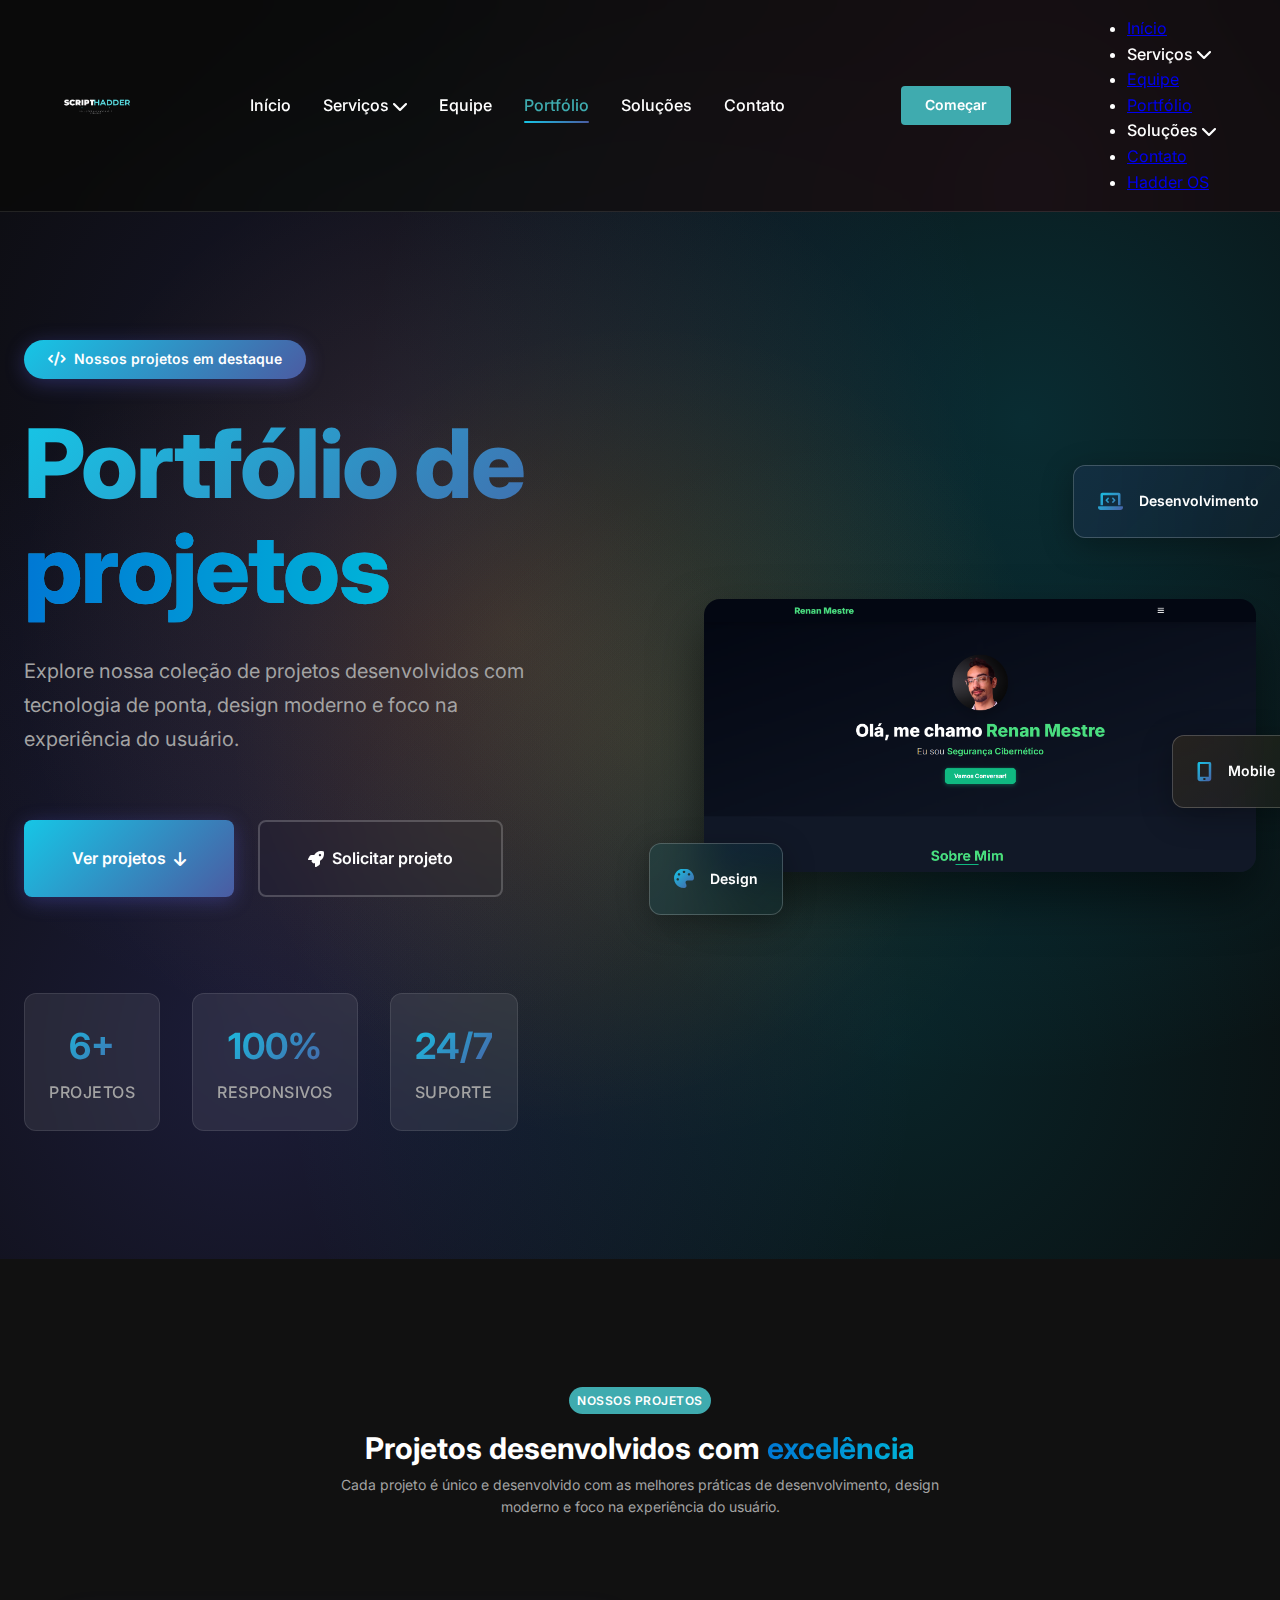
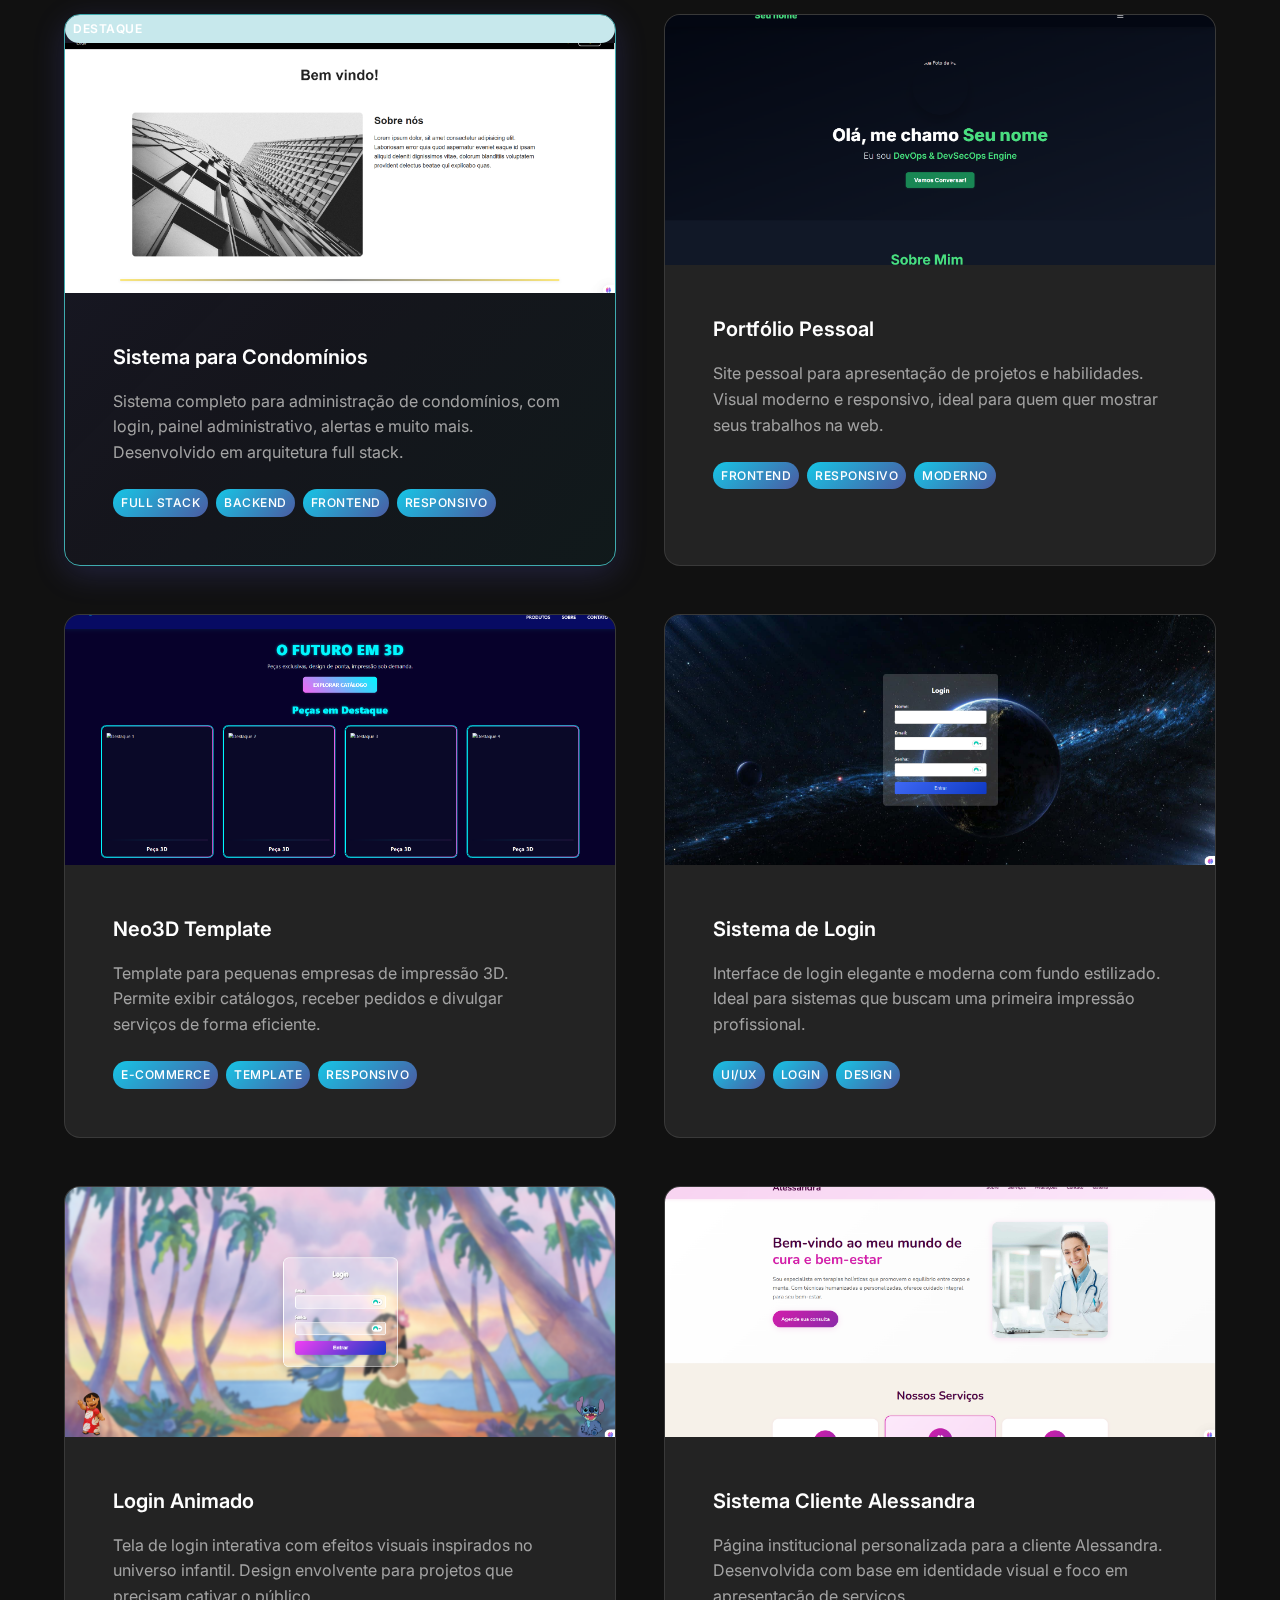
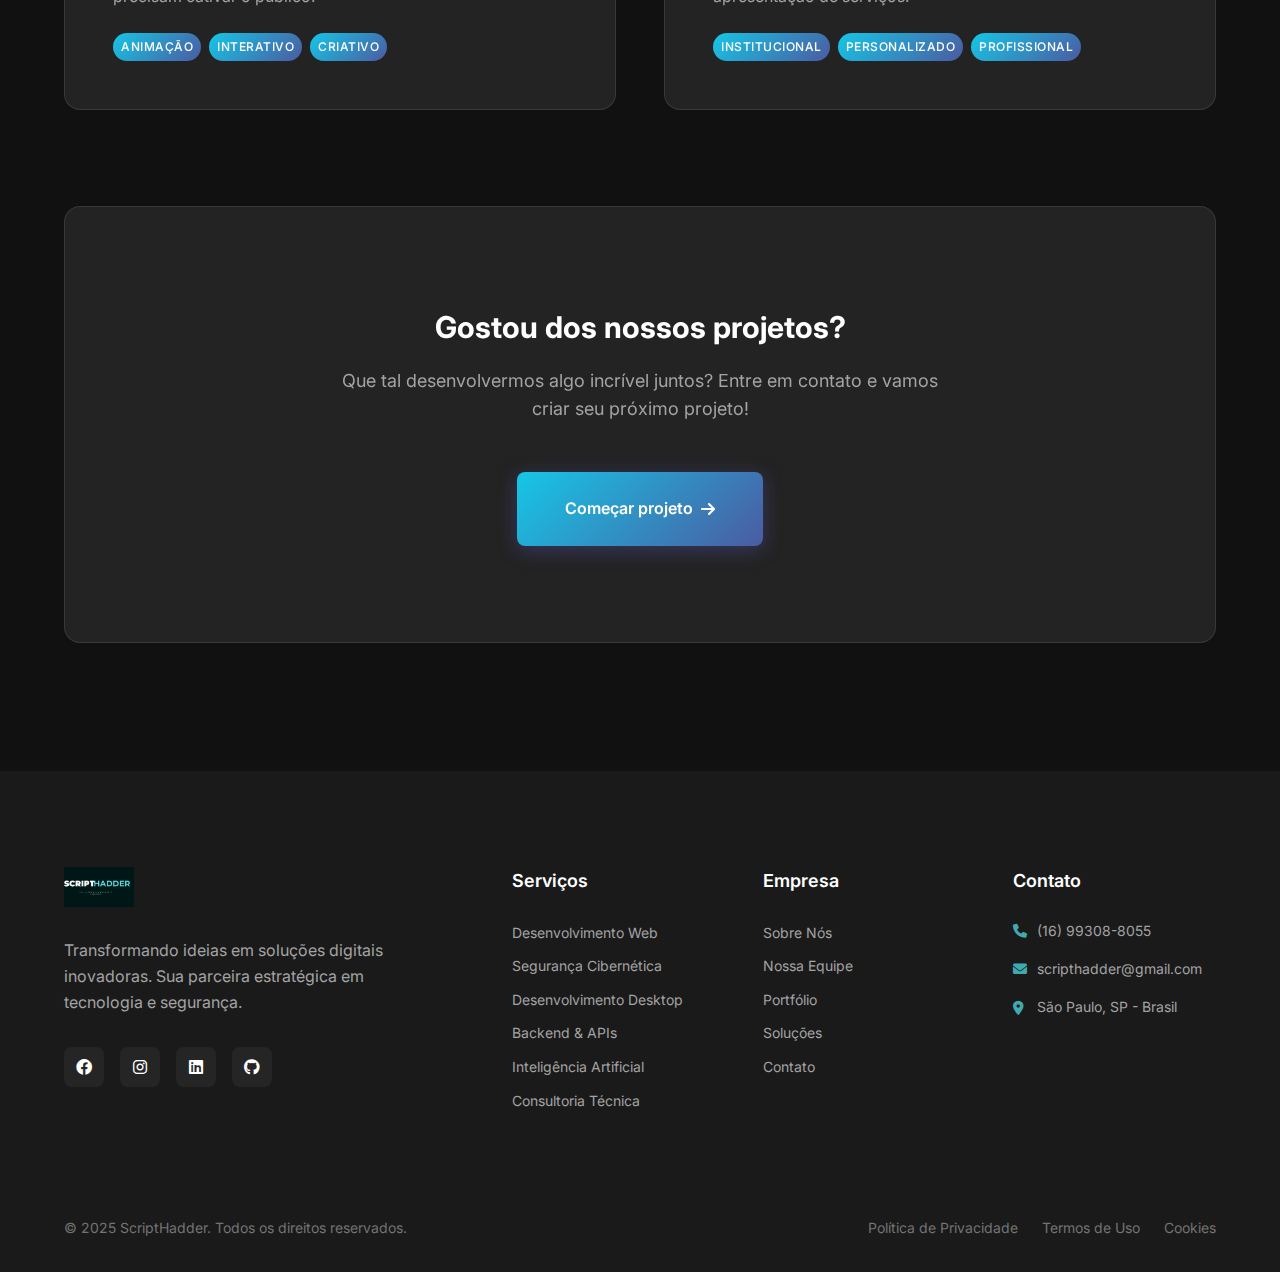
<file: portfólio.html>
<!DOCTYPE html>
<html lang="pt-BR">
<head>
    <meta charset="UTF-8">
    <meta name="viewport" content="width=device-width, initial-scale=1.0">
    <title>Portfólio - ScriptHadder | Projetos e Templates</title>
    
    <!-- Modern Tech Design System -->
    <link rel="stylesheet" href="src/css/styles.css">
    <link href="https://cdnjs.cloudflare.com/ajax/libs/font-awesome/6.0.0/css/all.min.css" rel="stylesheet">
    <link rel="stylesheet" href="https://cdn.jsdelivr.net/npm/swiper@10/swiper-bundle.min.css" />
    <link href="https://fonts.googleapis.com/css2?family=Inter:wght@300;400;500;600;700;800;900&family=JetBrains+Mono:wght@400;500;600;700&display=swap" rel="stylesheet">

    <!-- Favicon -->
    <link rel="shortcut icon" href="src/ico/Letreiro-aba.ico" type="image/x-icon">

    <!-- Open Graph -->
    <meta property="og:title" content="Portfólio ScriptHadder - Projetos e Templates">
    <meta property="og:description" content="Explore nossos projetos desenvolvidos com tecnologia de ponta e design moderno">
    <meta property="og:image" content="https://renanmestre.github.io/scripthadder/src/img/icone.png">
    <meta property="og:url" content="https://renanmestre.github.io/scripthadder/portfólio">
    <meta property="og:type" content="website">

    <!-- Twitter Card -->
    <meta name="twitter:card" content="summary_large_image">
    <meta name="twitter:title" content="Portfólio ScriptHadder - Projetos e Templates">
    <meta name="twitter:description" content="Explore nossos projetos desenvolvidos com tecnologia de ponta e design moderno">
    <meta name="twitter:image" content="https://renanmestre.github.io/scripthadder/src/img/icone.png">
</head>
<body>
    <!-- Header Microsoft Style -->
    <header class="header">
        <nav class="navbar">
            <div class="nav-container">
                <div class="logo">
                    <a href="index.html" class="logo-link">
                        <img src="src/img/Letreiro.png" alt="ScriptHadder" class="logo-img">
                    </a>
                </div>
                
                <ul class="nav-menu">
                    <li class="nav-item">
                        <a href="index.html" class="nav-link">Início</a>
                    </li>
                    <li class="nav-item dropdown">
                        <a href="index.html#services" class="nav-link">Serviços <i class="fas fa-chevron-down"></i></a>
                        <div class="dropdown-menu">
                            <a href="index.html#services" class="dropdown-link">Desenvolvimento Web</a>
                            <a href="index.html#services" class="dropdown-link">Segurança Cibernética</a>
                            <a href="index.html#services" class="dropdown-link">Consultoria</a>
                        </div>
                    </li>
                    <li class="nav-item">
                        <a href="index.html#team" class="nav-link">Equipe</a>
                    </li>
                    <li class="nav-item">
                        <a href="portfólio.html" class="nav-link active">Portfólio</a>
                    </li>
                    <li class="nav-item">
                        <a href="inovacao.html" class="nav-link">Soluções</a>
                    </li>
                    <li class="nav-item">
                        <a href="contato.html" class="nav-link">Contato</a>
                    </li>
                </ul>
                
                <div class="nav-actions">
                    <a href="contato.html" class="btn-primary-nav">Começar</a>
                </div>
                
                <div class="hamburguer" id="hamburguer">
                    <span></span>
                    <span></span>
                    <span></span>
                </div>

                              <!-- Menu que será aberto -->
                <nav class="menu" id="menu">
                    <ul>
                        <li>
                            <a href="index.html">Início</a>
                        </li>
                        <li>
                            <a href="#" class="nav-link">Serviços <i class="fas fa-chevron-down"></i></a>
                            <div class="dropdown-menu">
                                <a href="#services" class="dropdown-link">Desenvolvimento Web</a>
                                <a href="#services" class="dropdown-link">Segurança Cibernética</a>
                                <a href="#services" class="dropdown-link">Desenvolvimento desktop</a>
                                <a href="#services" class="dropdown-link">Backend</a>
                                <a href="#services" class="dropdown-link">IA</a>
                                <a href="#services" class="dropdown-link">Consultoria</a>
                                <a href="#services" class="dropdown-link">Hacker ético</a>
                                <a href="#services" class="dropdown-link">OSINT</a>
                                <a href="#services" class="dropdown-link">Treinamentos</a>
                            </div>
                        </li>
                        <li>
                            <a href="#team">Equipe</a>
                        </li>
                        <li>
                            <a href="#">Portfólio</a>
                        </li>
                        <li>
                            <a href="#" class="nav-link" >Soluções <i class="fas fa-chevron-down"></i></a>
                            <div class="dropdown-menu">
                                <a href="inovacao.html" class="dropdown-link">Sistemas</a>
                                <a href="galeria.html" class="dropdown-link">Vídeos</a>
                            </div>
                        </li>
                        <li>
                            <a href="contato.html">Contato</a>
                        </li>
                        <li>
                            <a href="hadder_os.html">Hadder OS</a>
                        </li>
                    </ul>
                </nav>
            </div>
        </nav>
    </header>

    <main>
        <!-- Hero Section Portfólio -->
        <section class="hero-section portfolio-hero">
            <div class="hero-container">
                <div class="hero-content">
                    <div class="hero-badge">
                        <i class="fas fa-code"></i>
                        <span>Nossos projetos em destaque</span>
                    </div>
                    
                    <h1 class="hero-title">
                        Portfólio de 
                        <span class="gradient-text">projetos</span>
                    </h1>
                    
                    <p class="hero-description">
                        Explore nossa coleção de projetos desenvolvidos com tecnologia de ponta, 
                        design moderno e foco na experiência do usuário.
                    </p>

                    <div class="hero-actions">
                        <a href="#projects" class="btn-primary">
                            <span>Ver projetos</span>
                            <i class="fas fa-arrow-down"></i>
                        </a>
                        <a href="contato.html" class="btn-secondary">
                            <i class="fas fa-rocket"></i>
                            <span>Solicitar projeto</span>
                        </a>
                    </div>

                    <div class="hero-stats">
                        <div class="stat-item">
                            <span class="stat-number">6+</span>
                            <span class="stat-label">Projetos</span>
                        </div>
                        <div class="stat-item">
                            <span class="stat-number">100%</span>
                            <span class="stat-label">Responsivos</span>
                        </div>
                        <div class="stat-item">
                            <span class="stat-number">24/7</span>
                            <span class="stat-label">Suporte</span>
                        </div>
                    </div>
                </div>

                <div class="hero-visual">
                    <div class="hero-image-container">
                        <img src="src/img/Portfólio_pessoal.png" alt="Portfólio ScriptHadder" class="hero-image"/>
                        <div class="floating-elements">
                            <div class="floating-card card-1">
                                <i class="fas fa-laptop-code"></i>
                                <span>Desenvolvimento</span>
                            </div>
                            <div class="floating-card card-2">
                                <i class="fas fa-palette"></i>
                                <span>Design</span>
                            </div>
                            <div class="floating-card card-3">
                                <i class="fas fa-mobile-alt"></i>
                                <span>Mobile</span>
                            </div>
                        </div>
                    </div>
                </div>
            </div>
        </section>

        <!-- Projects Section -->
        <section id="projects" class="projects-section">
            <div class="container">
                <div class="section-header">
                    <span class="section-badge">Nossos projetos</span>
                    <h2 class="section-title">
                        Projetos desenvolvidos com 
                        <span class="gradient-text">excelência</span>
                    </h2>
                    <p class="section-description">
                        Cada projeto é único e desenvolvido com as melhores práticas de desenvolvimento, 
                        design moderno e foco na experiência do usuário.
                    </p>
                </div>

                <div class="projects-grid">
                    <!-- Projeto 1 - Sistema Condomínio -->
                    <div class="project-card featured">
                        <div class="card-badge">Destaque</div>
                        <div class="project-image">
                            <img src="src/img/Sistemas/Condominio.png" alt="Sistema para Condomínios">
                            <div class="project-overlay">
                                <div class="project-actions">
                                    <a href="https://condominio-66km.onrender.com/" target="_blank" class="btn-card">
                                        <i class="fas fa-external-link-alt"></i>
                                        <span>Ver projeto</span>
                                    </a>
                                </div>
                            </div>
                        </div>
                        <div class="project-content">
                            <h3>Sistema para Condomínios</h3>
                            <p>Sistema completo para administração de condomínios, com login, painel administrativo, alertas e muito mais. Desenvolvido em arquitetura full stack.</p>
                            <div class="project-tech">
                                <span class="tech-tag">Full Stack</span>
                                <span class="tech-tag">Backend</span>
                                <span class="tech-tag">Frontend</span>
                                <span class="tech-tag">Responsivo</span>
                            </div>
                        </div>
                    </div>

                    <!-- Projeto 2 - Portfólio Pessoal -->
                    <div class="project-card">
                        <div class="project-image">
                            <img src="src/img/Sistemas/Portfólio.png" alt="Portfólio Pessoal">
                            <div class="project-overlay">
                                <div class="project-actions">
                                    <a href="https://scripthadder.github.io/portfolio/" target="_blank" class="btn-card">
                                        <i class="fas fa-external-link-alt"></i>
                                        <span>Ver projeto</span>
                                    </a>
                                </div>
                            </div>
                        </div>
                        <div class="project-content">
                            <h3>Portfólio Pessoal</h3>
                            <p>Site pessoal para apresentação de projetos e habilidades. Visual moderno e responsivo, ideal para quem quer mostrar seus trabalhos na web.</p>
                            <div class="project-tech">
                                <span class="tech-tag">Frontend</span>
                                <span class="tech-tag">Responsivo</span>
                                <span class="tech-tag">Moderno</span>
                            </div>
                        </div>
                    </div>

                    <!-- Projeto 3 - Neo3D -->
                    <div class="project-card">
                        <div class="project-image">
                            <img src="src/img/Sistemas/Neo3D.png" alt="Neo3D Template">
                            <div class="project-overlay">
                                <div class="project-actions">
                                    <a href="https://scripthadder.github.io/neo_3d/" target="_blank" class="btn-card">
                                        <i class="fas fa-external-link-alt"></i>
                                        <span>Ver projeto</span>
                                    </a>
                                </div>
                            </div>
                        </div>
                        <div class="project-content">
                            <h3>Neo3D Template</h3>
                            <p>Template para pequenas empresas de impressão 3D. Permite exibir catálogos, receber pedidos e divulgar serviços de forma eficiente.</p>
                            <div class="project-tech">
                                <span class="tech-tag">E-commerce</span>
                                <span class="tech-tag">Template</span>
                                <span class="tech-tag">Responsivo</span>
                            </div>
                        </div>
                    </div>

                    <!-- Projeto 4 - Login System -->
                    <div class="project-card">
                        <div class="project-image">
                            <img src="src/img/Sistemas/login.png" alt="Sistema de Login">
                            <div class="project-overlay">
                                <div class="project-actions">
                                    <a href="https://scripthadder.github.io/login/" target="_blank" class="btn-card">
                                        <i class="fas fa-external-link-alt"></i>
                                        <span>Ver projeto</span>
                                    </a>
                                </div>
                            </div>
                        </div>
                        <div class="project-content">
                            <h3>Sistema de Login</h3>
                            <p>Interface de login elegante e moderna com fundo estilizado. Ideal para sistemas que buscam uma primeira impressão profissional.</p>
                            <div class="project-tech">
                                <span class="tech-tag">UI/UX</span>
                                <span class="tech-tag">Login</span>
                                <span class="tech-tag">Design</span>
                            </div>
                        </div>
                    </div>

                    <!-- Projeto 5 - Login Animado -->
                    <div class="project-card">
                        <div class="project-image">
                            <img src="src/img/Sistemas/Login_animado.png" alt="Login Animado">
                            <div class="project-overlay">
                                <div class="project-actions">
                                    <a href="https://scripthadder.github.io/login_animado/" target="_blank" class="btn-card">
                                        <i class="fas fa-external-link-alt"></i>
                                        <span>Ver projeto</span>
                                    </a>
                                </div>
                            </div>
                        </div>
                        <div class="project-content">
                            <h3>Login Animado</h3>
                            <p>Tela de login interativa com efeitos visuais inspirados no universo infantil. Design envolvente para projetos que precisam cativar o público.</p>
                            <div class="project-tech">
                                <span class="tech-tag">Animação</span>
                                <span class="tech-tag">Interativo</span>
                                <span class="tech-tag">Criativo</span>
                            </div>
                        </div>
                    </div>

                    <!-- Projeto 6 - Cliente Alessandra -->
                    <div class="project-card">
                        <div class="project-image">
                            <img src="src/img/Sistemas/Cliente_Alessandra.png" alt="Sistema Cliente Alessandra">
                            <div class="project-overlay">
                                <div class="project-actions">
                                    <a href="https://renanmestre.github.io/Alessandra/" target="_blank" class="btn-card">
                                        <i class="fas fa-external-link-alt"></i>
                                        <span>Ver projeto</span>
                                    </a>
                                </div>
                            </div>
                        </div>
                        <div class="project-content">
                            <h3>Sistema Cliente Alessandra</h3>
                            <p>Página institucional personalizada para a cliente Alessandra. Desenvolvida com base em identidade visual e foco em apresentação de serviços.</p>
                            <div class="project-tech">
                                <span class="tech-tag">Institucional</span>
                                <span class="tech-tag">Personalizado</span>
                                <span class="tech-tag">Profissional</span>
                            </div>
                        </div>
                    </div>
                </div>

                <div class="projects-cta">
                    <div class="cta-content">
                        <h3>Gostou dos nossos projetos?</h3>
                        <p>Que tal desenvolvermos algo incrível juntos? Entre em contato e vamos criar seu próximo projeto!</p>
                        <a href="contato.html" class="btn-primary">
                            <span>Começar projeto</span>
                            <i class="fas fa-arrow-right"></i>
                        </a>
                    </div>
                </div>
            </div>
        </section>
    </main>

    <!-- Footer Microsoft Style -->
    <footer class="footer">
        <div class="container">
            <div class="footer-content">
                <div class="footer-main">
                    <div class="footer-brand">
                        <div class="footer-logo">
                            <img src="src/img/ScriptHadder letreiro.png" alt="ScriptHadder">
                        </div>
                        <p class="footer-description">
                            Transformando ideias em soluções digitais inovadoras. 
                            Sua parceira estratégica em tecnologia e segurança.
                        </p>
                        <div class="social-links">
                            <a href="https://www.facebook.com/share/17AUWjisdX/?mibextid=wwXIfr" class="social-link" aria-label="Facebook">
                                <i class="fab fa-facebook"></i>
                            </a>
                            <a href="https://www.instagram.com/scripthadder" class="social-link" aria-label="Instagram">
                                <i class="fab fa-instagram"></i>
                            </a>
                            <a href="#" class="social-link" aria-label="LinkedIn">
                                <i class="fab fa-linkedin"></i>
                            </a>
                            <a href="https://github.com/ScriptHadder" class="social-link" aria-label="GitHub">
                                <i class="fab fa-github"></i>
                            </a>
                        </div>
                    </div>

                    <div class="footer-links">
                        <div class="footer-column">
                            <h4 class="footer-title">Serviços</h4>
                            <ul class="footer-list">
                                <li><a href="index.html#services" class="footer-link">Desenvolvimento Web</a></li>
                                <li><a href="index.html#services" class="footer-link">Segurança Cibernética</a></li>
                                <li><a href="index.html#services" class="footer-link">Desenvolvimento Desktop</a></li>
                                <li><a href="index.html#services" class="footer-link">Backend & APIs</a></li>
                                <li><a href="index.html#services" class="footer-link">Inteligência Artificial</a></li>
                                <li><a href="index.html#services" class="footer-link">Consultoria Técnica</a></li>
                            </ul>
                        </div>

                        <div class="footer-column">
                            <h4 class="footer-title">Empresa</h4>
                            <ul class="footer-list">
                                <li><a href="index.html#about" class="footer-link">Sobre Nós</a></li>
                                <li><a href="index.html#team" class="footer-link">Nossa Equipe</a></li>
                                <li><a href="portfólio.html" class="footer-link">Portfólio</a></li>
                                <li><a href="inovacao.html" class="footer-link">Soluções</a></li>
                                <li><a href="contato.html" class="footer-link">Contato</a></li>
                            </ul>
                        </div>

                        <div class="footer-column">
                            <h4 class="footer-title">Contato</h4>
                            <div class="contact-info">
                                <div class="contact-item">
                                    <i class="fas fa-phone"></i>
                                    <span>(16) 99308-8055</span>
                                </div>
                                <div class="contact-item">
                                    <i class="fas fa-envelope"></i>
                                    <span>scripthadder@gmail.com</span>
                                </div>
                                <div class="contact-item">
                                    <i class="fas fa-map-marker-alt"></i>
                                    <span>São Paulo, SP - Brasil</span>
                                </div>
                            </div>
                        </div>
                    </div>
                </div>

                <div class="footer-bottom">
                    <div class="footer-bottom-content">
                        <p class="copyright">
                            &copy; 2025 ScriptHadder. Todos os direitos reservados.
                        </p>
                        <div class="footer-legal">
                            <a href="#" class="legal-link">Política de Privacidade</a>
                            <a href="#" class="legal-link">Termos de Uso</a>
                            <a href="#" class="legal-link">Cookies</a>
                        </div>
                    </div>
                </div>
            </div>
        </div>
    </footer>

    <!-- Botão de Voltar ao Topo -->
    <div class="topo">
        <button id="scrollToTopBtn">
            <i class="fas fa-arrow-up" style="font-size: 1.5rem;"></i>
        </button>
    </div>
    
    <script src="src/js/script.js"></script>
    <script src="https://cdn.jsdelivr.net/npm/swiper@10/swiper-bundle.min.js"></script>
    <script>
        // Smooth scroll para links internos
        document.querySelectorAll('a[href^="#"]').forEach(anchor => {
            anchor.addEventListener('click', function (e) {
                e.preventDefault();
                const target = document.querySelector(this.getAttribute('href'));
                if (target) {
                    target.scrollIntoView({
                        behavior: 'smooth',
                        block: 'start'
                    });
                }
            });
        });

        // Mostrar/ocultar botão de voltar ao topo
        const scrollBtn = document.getElementById('scrollToTopBtn');
        window.addEventListener('scroll', () => {
            if (window.scrollY > 300) {
                scrollBtn.style.display = 'flex';
            } else {
                scrollBtn.style.display = 'none';
            }
        });
        
        scrollBtn.addEventListener('click', () => {
            window.scrollTo({ top: 0, behavior: 'smooth' });
        });

        // Menu mobile
        const hamburguer = document.getElementById('hamburguer');
        const navMenu = document.querySelector('.nav-menu');

        if (hamburguer && navMenu) {
            hamburguer.addEventListener('click', () => {
                hamburguer.classList.toggle('active');
                navMenu.classList.toggle('active');
            });

            // Fechar menu ao clicar em qualquer link
            navMenu.querySelectorAll('a').forEach(link => {
                link.addEventListener('click', () => {
                    hamburguer.classList.remove('active');
                    navMenu.classList.remove('active');
                });
            });
        }

        // Animação de entrada dos cards
        const observerOptions = {
            threshold: 0.1,
            rootMargin: '0px 0px -50px 0px'
        };

        const observer = new IntersectionObserver((entries) => {
            entries.forEach(entry => {
                if (entry.isIntersecting) {
                    entry.target.style.opacity = '1';
                    entry.target.style.transform = 'translateY(0)';
                }
            });
        }, observerOptions);

        // Observar todos os cards de projeto
        document.querySelectorAll('.project-card').forEach(card => {
            card.style.opacity = '0';
            card.style.transform = 'translateY(30px)';
            card.style.transition = 'all 0.6s ease';
            observer.observe(card);
        });
    </script>
</body>
</html>
</file>
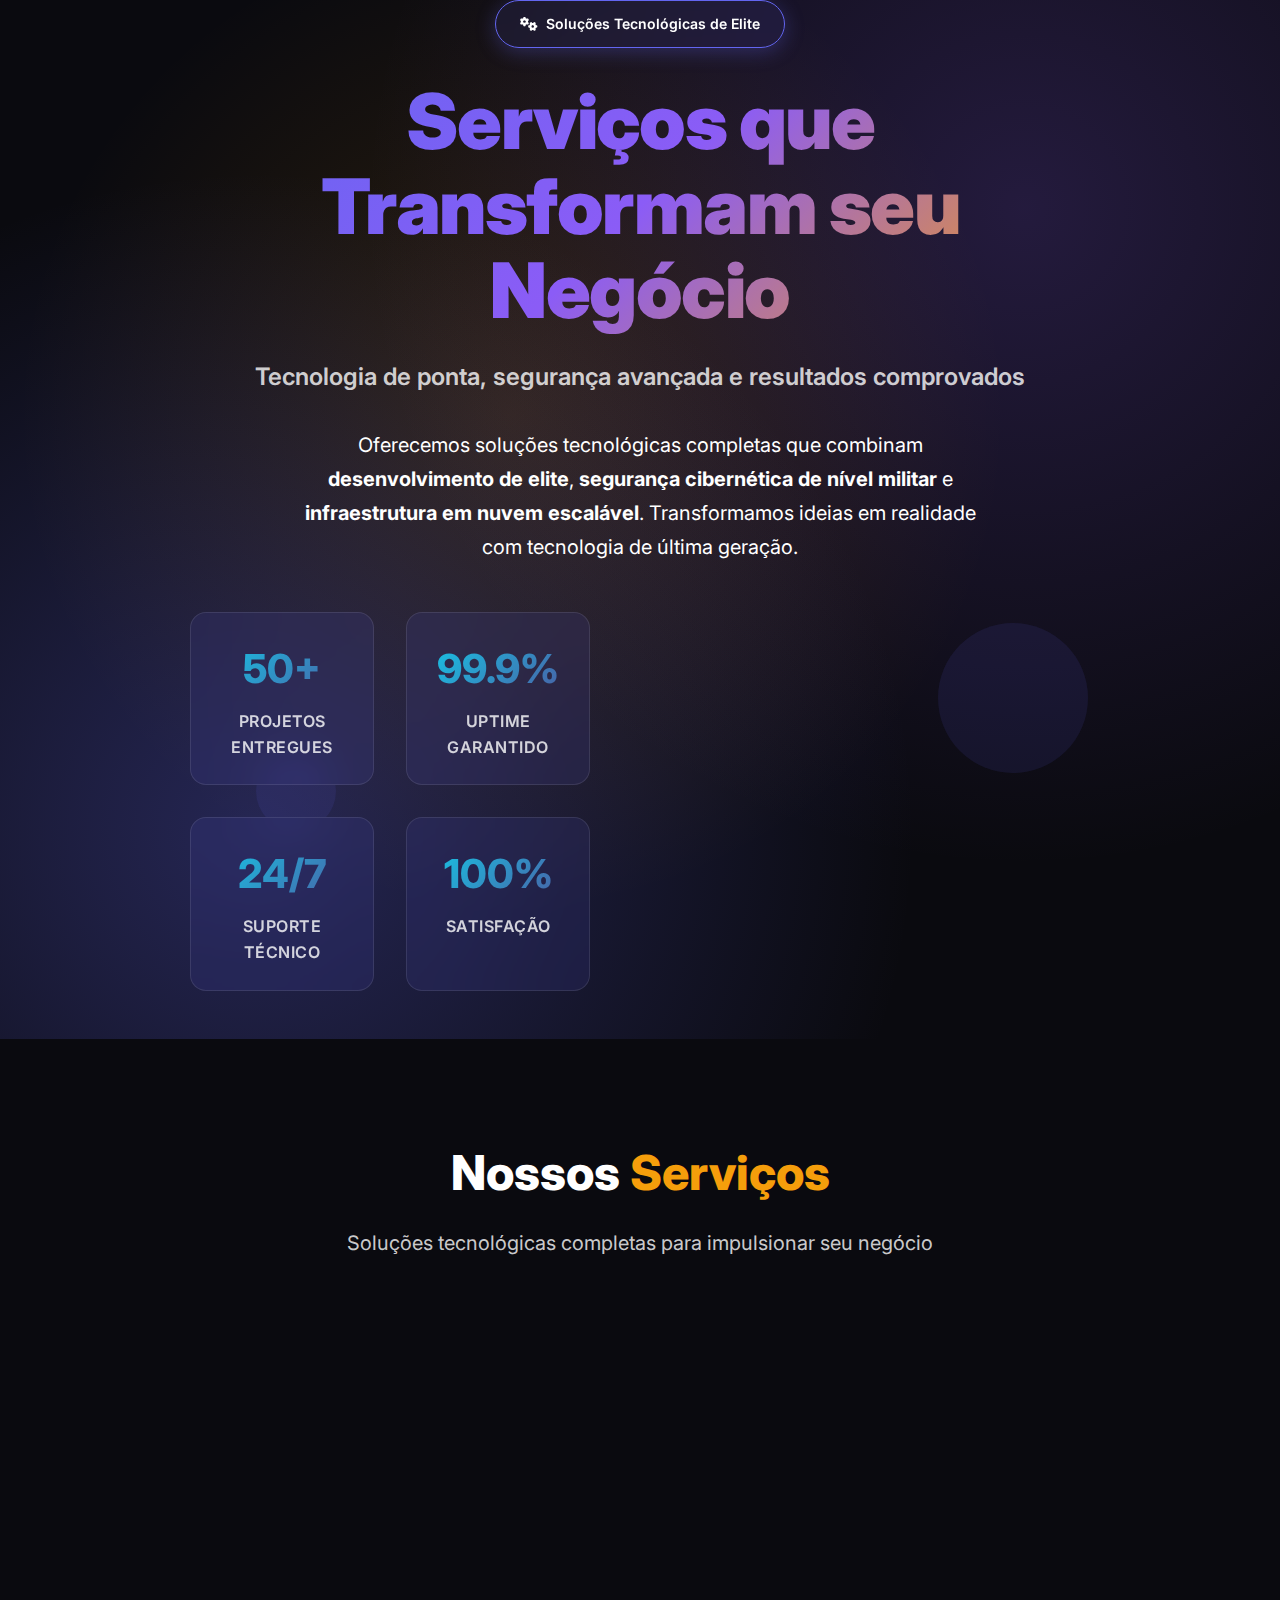
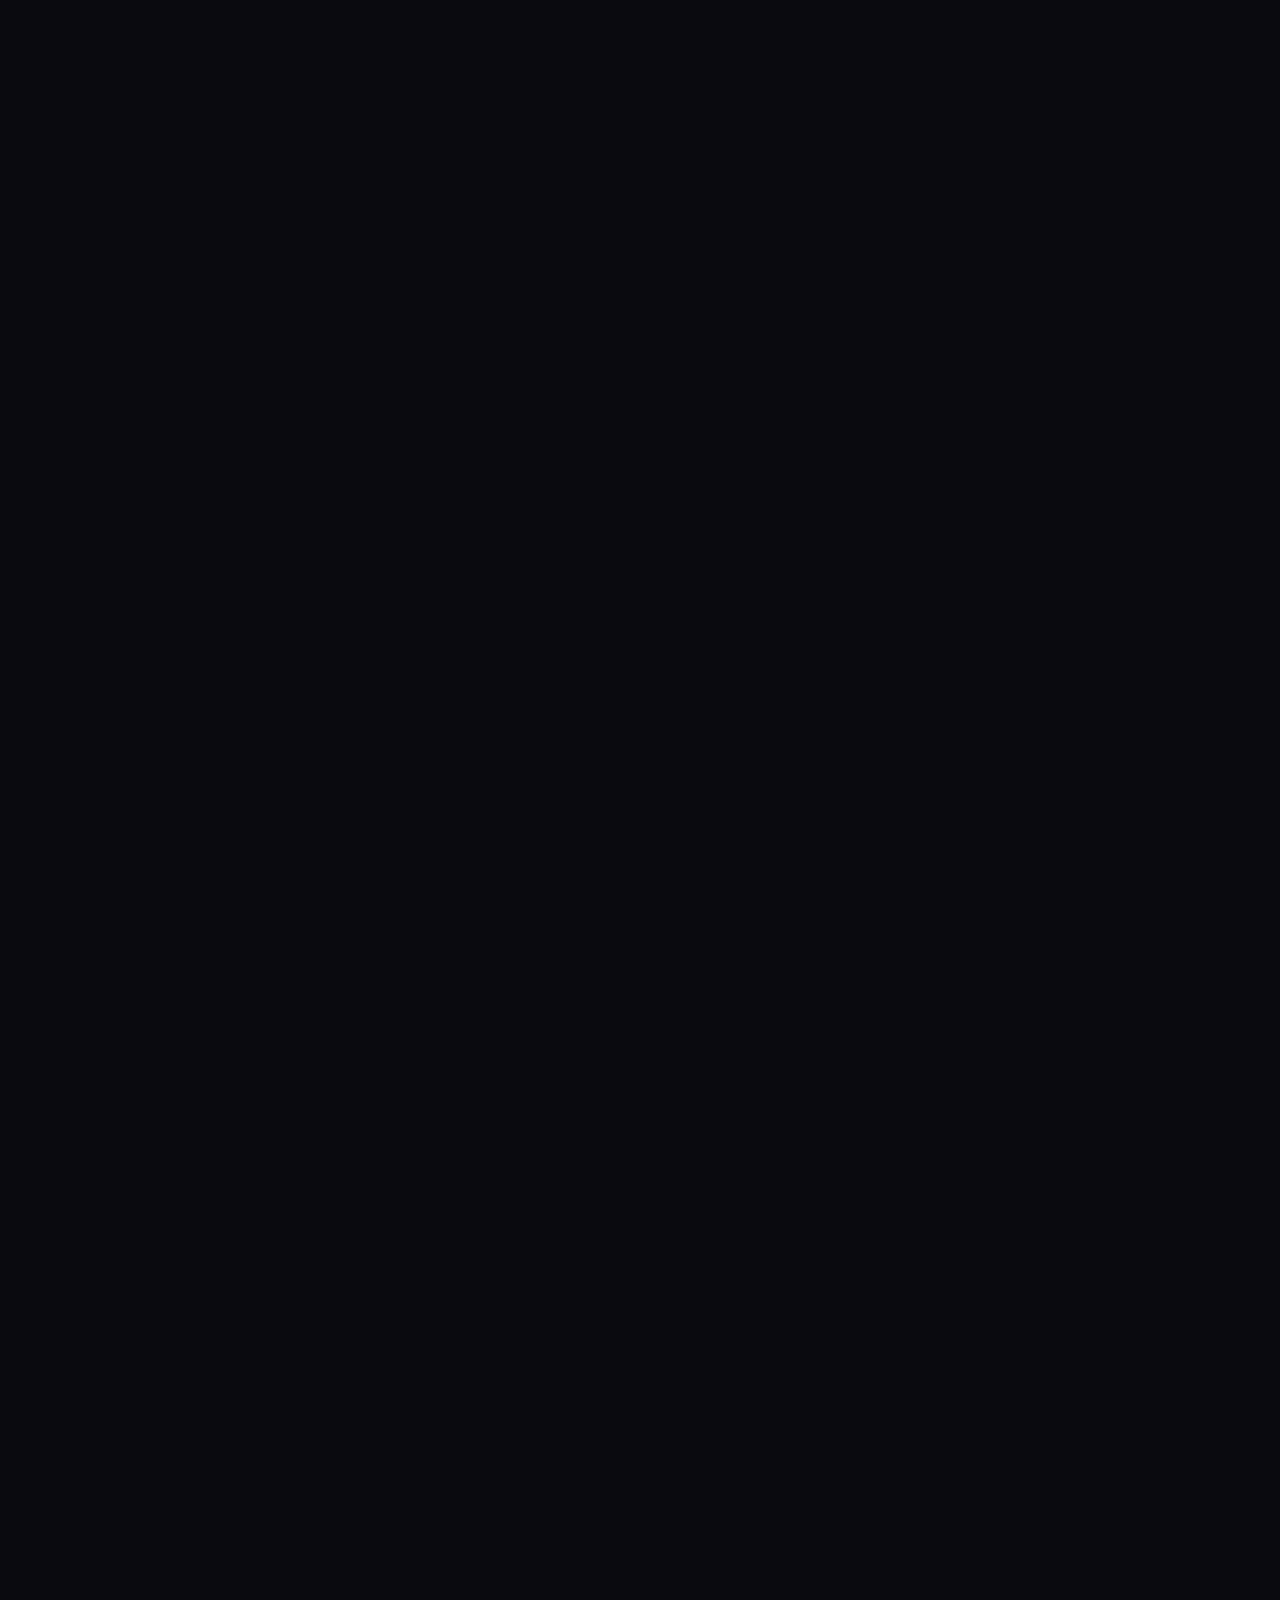
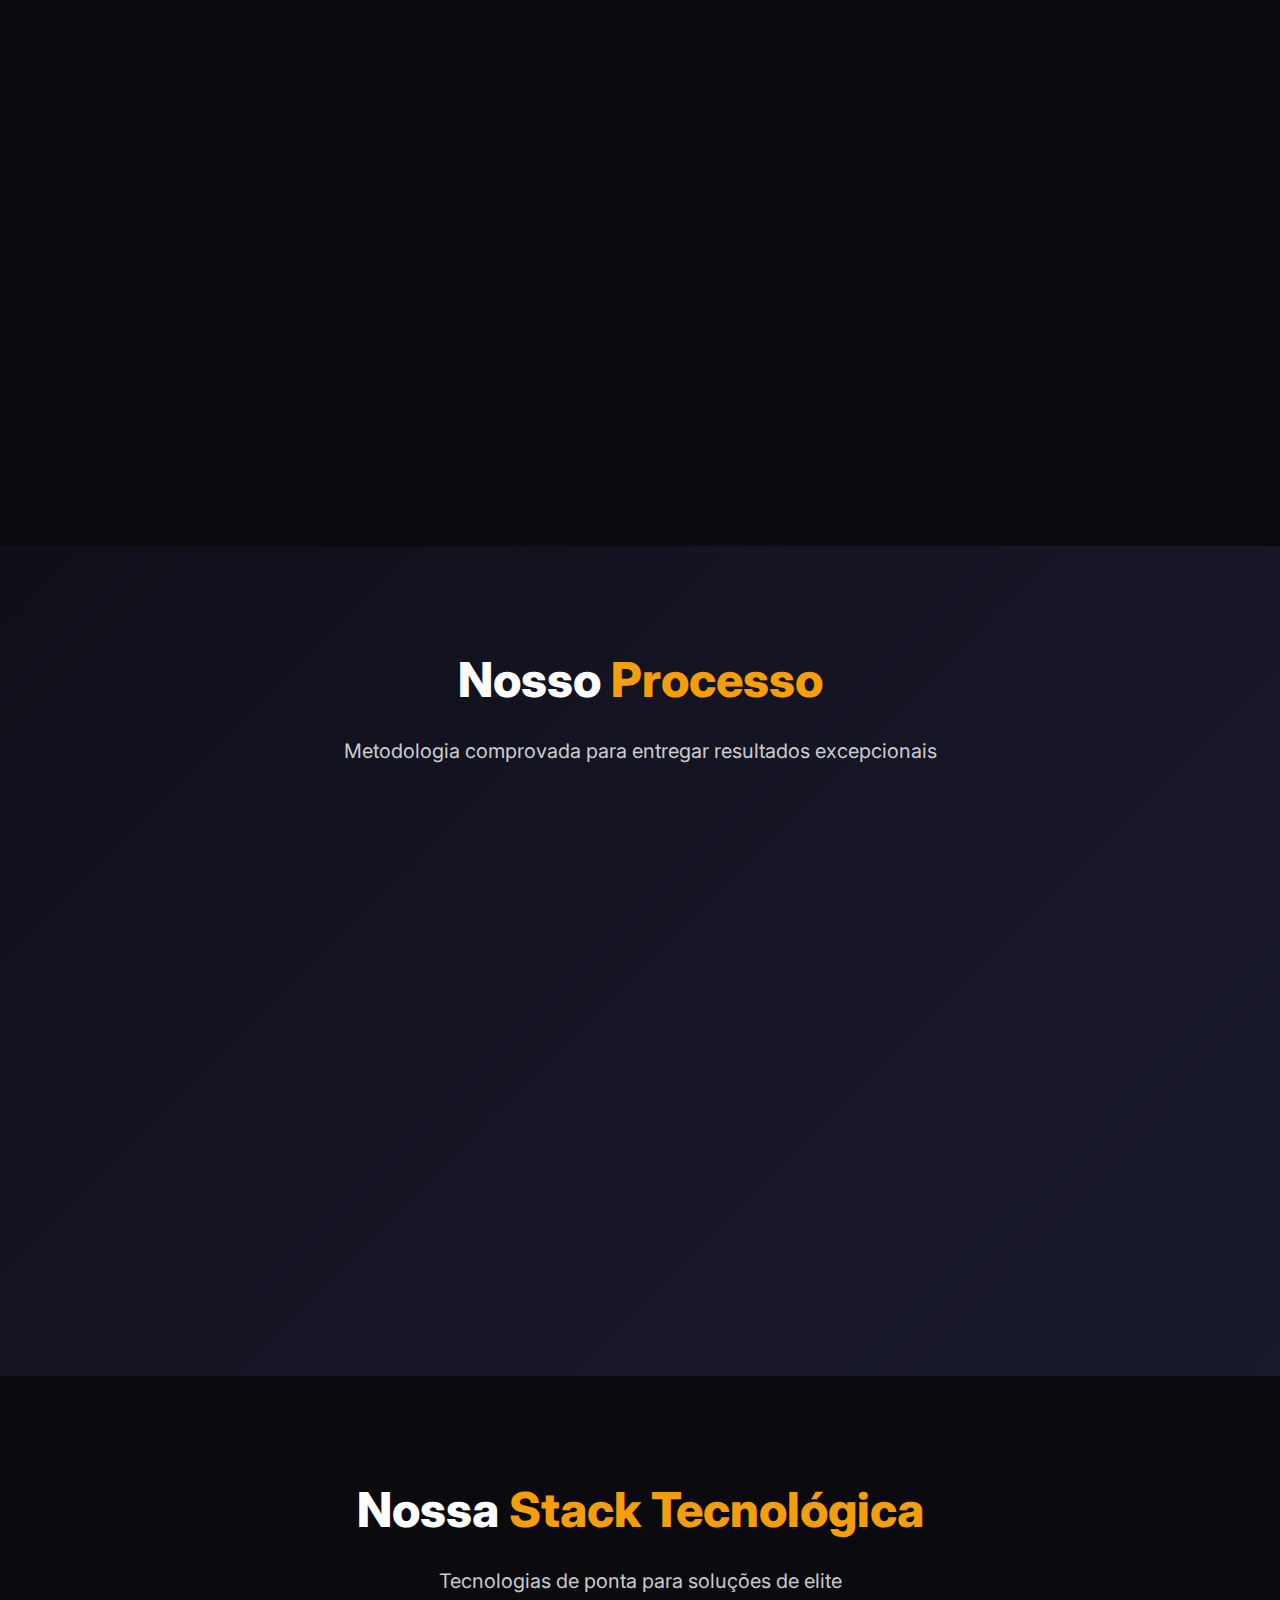
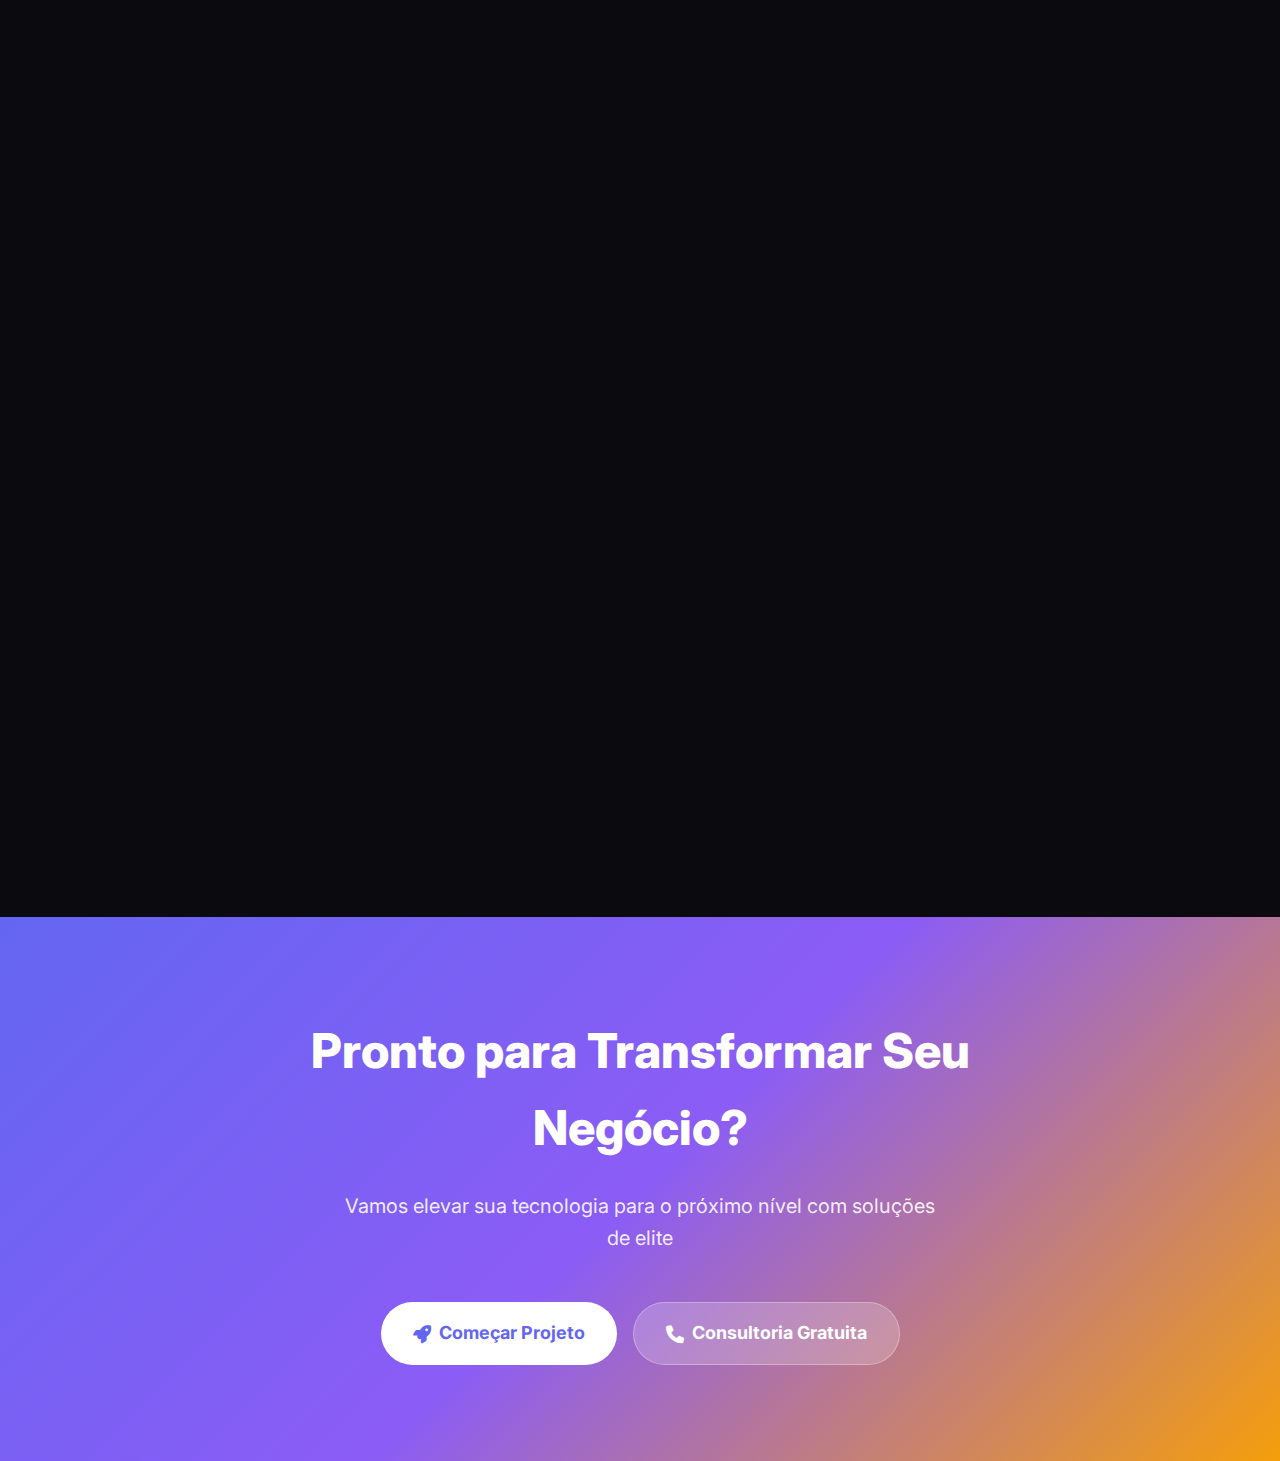
<file: servicos.html>
<!DOCTYPE html>
<html lang="pt-BR">
<head>
    <meta charset="UTF-8">
    <meta name="viewport" content="width=device-width, initial-scale=1.0">
    <title>Serviços - ScriptHadder | Soluções Tecnológicas de Elite</title>
    
    <!-- Modern Tech Design System -->
    <link rel="stylesheet" href="src/css/styles.css">
    <link href="https://cdnjs.cloudflare.com/ajax/libs/font-awesome/6.0.0/css/all.min.css" rel="stylesheet">
    <link href="https://fonts.googleapis.com/css2?family=Inter:wght@300;400;500;600;700;800;900&family=JetBrains+Mono:wght@400;500;600;700&display=swap" rel="stylesheet">

    <!-- Favicon -->
    <link rel="shortcut icon" href="src/ico/Letreiro-aba.ico" type="image/x-icon">

    <!-- Open Graph -->
    <meta property="og:title" content="Serviços ScriptHadder - Soluções Tecnológicas de Elite">
    <meta property="og:description" content="Descubra nossos serviços de desenvolvimento, segurança cibernética, DevOps e soluções em nuvem. Tecnologia de ponta para seu negócio.">
    <meta property="og:image" content="https://renanmestre.github.io/scripthadder/src/img/icone.png">
    <meta property="og:url" content="https://renanmestre.github.io/scripthadder/servicos">
    <meta property="og:type" content="website">

    <!-- Twitter Card -->
    <meta name="twitter:card" content="summary_large_image">
    <meta name="twitter:title" content="Serviços ScriptHadder - Soluções Tecnológicas de Elite">
    <meta name="twitter:description" content="Descubra nossos serviços de desenvolvimento, segurança cibernética, DevOps e soluções em nuvem. Tecnologia de ponta para seu negócio.">
    <meta name="twitter:image" content="https://renanmestre.github.io/scripthadder/src/img/icone.png">

    <style>
        /* Services Color Palette */
        :root {
            --services-primary: #6366f1;
            --services-secondary: #8b5cf6;
            --services-accent: #f59e0b;
            --services-success: #10b981;
            --services-danger: #ef4444;
            --services-bg: #0a0a0f;
            --services-glass: rgba(99, 102, 241, 0.1);
            --services-gradient: linear-gradient(135deg, #6366f1 0%, #8b5cf6 50%, #f59e0b 100%);
            --services-text: #ffffff;
            --services-text-secondary: rgba(255, 255, 255, 0.8);
        }

        /* Hero Section */
        .hero-services {
            min-height: 100vh;
            background: var(--services-bg);
            background-image: 
                radial-gradient(circle at 20% 80%, rgba(99, 102, 241, 0.3) 0%, transparent 50%),
                radial-gradient(circle at 80% 20%, rgba(139, 92, 246, 0.2) 0%, transparent 50%),
                radial-gradient(circle at 40% 40%, rgba(245, 158, 11, 0.15) 0%, transparent 50%);
            display: flex;
            align-items: center;
            justify-content: center;
            text-align: center;
            position: relative;
            overflow: hidden;
        }

        .hero-content {
            max-width: 900px;
            z-index: 10;
            position: relative;
        }

        .hero-badge {
            display: inline-flex;
            align-items: center;
            gap: 0.5rem;
            background: var(--services-glass);
            border: 1px solid var(--services-primary);
            border-radius: 2rem;
            padding: 0.75rem 1.5rem;
            margin-bottom: 2rem;
            backdrop-filter: blur(20px);
            animation: pulse 2s infinite;
        }

        @keyframes pulse {
            0%, 100% { transform: scale(1); }
            50% { transform: scale(1.05); }
        }

        .hero-title {
            font-size: clamp(2.5rem, 6vw, 5rem);
            font-weight: 900;
            margin-bottom: 1.5rem;
            background: var(--services-gradient);
            -webkit-background-clip: text;
            -webkit-text-fill-color: transparent;
            background-clip: text;
            line-height: 1.1;
        }

        .hero-subtitle {
            font-size: 1.5rem;
            color: var(--services-text-secondary);
            margin-bottom: 2rem;
            font-weight: 600;
        }

        .hero-description {
            font-size: 1.25rem;
            line-height: 1.7;
            margin-bottom: 3rem;
            color: var(--services-text);
            max-width: 700px;
            margin-left: auto;
            margin-right: auto;
        }

        .hero-stats {
            display: grid;
            grid-template-columns: repeat(auto-fit, minmax(150px, 1fr));
            gap: 2rem;
            margin-bottom: 3rem;
        }

        .stat-item {
            text-align: center;
            padding: 1.5rem;
            background: var(--services-glass);
            border-radius: 1rem;
            backdrop-filter: blur(20px);
            border: 1px solid rgba(255, 255, 255, 0.1);
        }

        .stat-number {
            font-size: 2.5rem;
            font-weight: 800;
            color: var(--services-primary);
            margin-bottom: 0.5rem;
        }

        .stat-label {
            color: var(--services-text-secondary);
            font-weight: 600;
        }

        /* Services Section */
        .services-section {
            padding: 6rem 2rem;
            background: var(--services-bg);
        }

        .services-grid {
            display: grid;
            grid-template-columns: repeat(auto-fit, minmax(400px, 1fr));
            gap: 2rem;
            max-width: 1200px;
            margin: 0 auto;
        }

        .service-card {
            background: var(--services-glass);
            border: 1px solid rgba(255, 255, 255, 0.1);
            border-radius: 1.5rem;
            padding: 2rem;
            backdrop-filter: blur(20px);
            transition: all 0.3s ease;
            position: relative;
            overflow: hidden;
        }

        .service-card::before {
            content: '';
            position: absolute;
            top: 0;
            left: 0;
            right: 0;
            bottom: 0;
            background: var(--services-gradient);
            opacity: 0;
            transition: opacity 0.3s ease;
            z-index: -1;
        }

        .service-card:hover::before {
            opacity: 0.1;
        }

        .service-card:hover {
            transform: translateY(-10px);
            border-color: var(--services-primary);
            box-shadow: 0 25px 50px rgba(99, 102, 241, 0.2);
        }

        .service-icon {
            width: 80px;
            height: 80px;
            background: var(--services-gradient);
            border-radius: 1.5rem;
            display: flex;
            align-items: center;
            justify-content: center;
            margin-bottom: 1.5rem;
            font-size: 2rem;
            color: white;
        }

        .service-title {
            font-size: 1.75rem;
            font-weight: 700;
            color: var(--services-text);
            margin-bottom: 1rem;
        }

        .service-description {
            color: var(--services-text-secondary);
            line-height: 1.6;
            margin-bottom: 1.5rem;
            font-size: 1.125rem;
        }

        .service-features {
            list-style: none;
            margin-bottom: 2rem;
        }

        .service-features li {
            display: flex;
            align-items: center;
            gap: 0.75rem;
            margin-bottom: 0.75rem;
            color: var(--services-text-secondary);
        }

        .service-features li::before {
            content: '✓';
            color: var(--services-success);
            font-weight: bold;
            font-size: 1.2rem;
        }

        .service-tech {
            display: flex;
            flex-wrap: wrap;
            gap: 0.5rem;
            margin-bottom: 2rem;
        }

        .tech-tag {
            background: rgba(99, 102, 241, 0.2);
            color: var(--services-primary);
            padding: 0.25rem 0.75rem;
            border-radius: 1rem;
            font-size: 0.875rem;
            font-weight: 600;
            border: 1px solid rgba(99, 102, 241, 0.3);
        }

        .service-cta {
            display: inline-flex;
            align-items: center;
            gap: 0.5rem;
            background: var(--services-gradient);
            color: white;
            padding: 0.75rem 1.5rem;
            border-radius: 2rem;
            text-decoration: none;
            font-weight: 600;
            transition: all 0.3s ease;
        }

        .service-cta:hover {
            transform: translateY(-2px);
            box-shadow: 0 10px 30px rgba(99, 102, 241, 0.3);
        }

        /* Process Section */
        .process-section {
            padding: 6rem 2rem;
            background: linear-gradient(135deg, #0f0f1a 0%, #1a1a2e 100%);
        }

        .process-grid {
            display: grid;
            grid-template-columns: repeat(auto-fit, minmax(250px, 1fr));
            gap: 2rem;
            max-width: 1000px;
            margin: 0 auto;
        }

        .process-step {
            text-align: center;
            position: relative;
        }

        .process-number {
            width: 60px;
            height: 60px;
            background: var(--services-gradient);
            border-radius: 50%;
            display: flex;
            align-items: center;
            justify-content: center;
            font-size: 1.5rem;
            font-weight: 800;
            color: white;
            margin: 0 auto 1.5rem;
        }

        .process-title {
            font-size: 1.25rem;
            font-weight: 700;
            color: var(--services-text);
            margin-bottom: 1rem;
        }

        .process-description {
            color: var(--services-text-secondary);
            line-height: 1.6;
        }

        /* Tech Stack Section */
        .tech-section {
            padding: 6rem 2rem;
            background: var(--services-bg);
        }

        .tech-grid {
            display: grid;
            grid-template-columns: repeat(auto-fit, minmax(200px, 1fr));
            gap: 2rem;
            max-width: 1000px;
            margin: 0 auto;
        }

        .tech-category {
            text-align: center;
            padding: 2rem;
            background: var(--services-glass);
            border-radius: 1rem;
            backdrop-filter: blur(20px);
            border: 1px solid rgba(255, 255, 255, 0.1);
        }

        .tech-category h3 {
            font-size: 1.25rem;
            font-weight: 700;
            color: var(--services-text);
            margin-bottom: 1rem;
        }

        .tech-list {
            display: flex;
            flex-wrap: wrap;
            gap: 0.5rem;
            justify-content: center;
        }

        .tech-item {
            background: rgba(99, 102, 241, 0.2);
            color: var(--services-primary);
            padding: 0.5rem 1rem;
            border-radius: 1rem;
            font-size: 0.875rem;
            font-weight: 600;
            border: 1px solid rgba(99, 102, 241, 0.3);
        }

        /* Floating Elements */
        .floating-element {
            position: absolute;
            border-radius: 50%;
            background: var(--services-primary);
            opacity: 0.1;
            animation: float 6s ease-in-out infinite;
        }

        .floating-element:nth-child(1) {
            width: 100px;
            height: 100px;
            top: 20%;
            left: 10%;
            animation-delay: 0s;
        }

        .floating-element:nth-child(2) {
            width: 150px;
            height: 150px;
            top: 60%;
            right: 15%;
            animation-delay: 2s;
        }

        .floating-element:nth-child(3) {
            width: 80px;
            height: 80px;
            bottom: 20%;
            left: 20%;
            animation-delay: 4s;
        }

        @keyframes float {
            0%, 100% { transform: translateY(0px) rotate(0deg); }
            50% { transform: translateY(-20px) rotate(180deg); }
        }

        /* Responsive Design */
        @media (max-width: 768px) {
            .hero-title {
                font-size: 2.5rem;
            }
            
            .hero-stats {
                grid-template-columns: repeat(2, 1fr);
            }
            
            .services-grid {
                grid-template-columns: 1fr;
            }
            
            .process-grid {
                grid-template-columns: 1fr;
            }
        }
    </style>
</head>
<body>
    <!-- Hero Section -->
    <section class="hero-services">
        <div class="hero-content">
            <div class="hero-badge">
                <i class="fas fa-cogs"></i>
                <span>Soluções Tecnológicas de Elite</span>
            </div>
            
            <h1 class="hero-title">
                Serviços que 
                <span style="color: #f59e0b;">Transformam</span>
                seu Negócio
            </h1>
            
            <p class="hero-subtitle">
                Tecnologia de ponta, segurança avançada e resultados comprovados
            </p>
            
            <p class="hero-description">
                Oferecemos soluções tecnológicas completas que combinam 
                <strong>desenvolvimento de elite</strong>, 
                <strong>segurança cibernética de nível militar</strong> e 
                <strong>infraestrutura em nuvem escalável</strong>. 
                Transformamos ideias em realidade com tecnologia de última geração.
            </p>

            <div class="hero-stats">
                <div class="stat-item">
                    <div class="stat-number">50+</div>
                    <div class="stat-label">Projetos Entregues</div>
                </div>
                <div class="stat-item">
                    <div class="stat-number">99.9%</div>
                    <div class="stat-label">Uptime Garantido</div>
                </div>
                <div class="stat-item">
                    <div class="stat-number">24/7</div>
                    <div class="stat-label">Suporte Técnico</div>
                </div>
                <div class="stat-item">
                    <div class="stat-number">100%</div>
                    <div class="stat-label">Satisfação</div>
                </div>
            </div>
        </div>
        
        <!-- Floating Elements -->
        <div class="floating-element"></div>
        <div class="floating-element"></div>
        <div class="floating-element"></div>
    </section>

    <!-- Services Section -->
    <section class="services-section">
        <div class="container">
            <div class="section-header" style="text-align: center; margin-bottom: 4rem;">
                <h2 style="font-size: 3rem; font-weight: 800; color: var(--services-text); margin-bottom: 1rem;">
                    Nossos <span style="color: #f59e0b;">Serviços</span>
                </h2>
                <p style="font-size: 1.25rem; color: var(--services-text-secondary);">
                    Soluções tecnológicas completas para impulsionar seu negócio
                </p>
            </div>

            <div class="services-grid">
                <!-- Segurança Cibernética -->
                <div class="service-card">
                    <div class="service-icon">
                        <i class="fas fa-shield-alt"></i>
                    </div>
                    <h3 class="service-title">Segurança Cibernética & Hacker Ético</h3>
                    <p class="service-description">
                        Proteção completa contra ameaças digitais com análise de vulnerabilidades, 
                        testes de penetração e monitoramento contínuo de segurança.
                    </p>
                    <ul class="service-features">
                        <li>Análise de vulnerabilidades e identidade digital</li>
                        <li>Recuperação e blindagem de contas</li>
                        <li>Pentest em aplicações e redes</li>
                        <li>Consultoria em DevSecOps</li>
                        <li>Rastreamento na Dark Web</li>
                        <li>Monitoramento 24/7</li>
                    </ul>
                    <div class="service-tech">
                        <span class="tech-tag">OWASP</span>
                        <span class="tech-tag">NIST</span>
                        <span class="tech-tag">ISO 27001</span>
                        <span class="tech-tag">Burp Suite</span>
                        <span class="tech-tag">Nmap</span>
                    </div>
                    <a href="contato.html" class="service-cta">
                        <i class="fas fa-arrow-right"></i>
                        <span>Proteger Meu Negócio</span>
                    </a>
                </div>

                <!-- Desenvolvimento de Sistemas -->
                <div class="service-card">
                    <div class="service-icon">
                        <i class="fas fa-code"></i>
                    </div>
                    <h3 class="service-title">Desenvolvimento de Sistemas Seguros</h3>
                    <p class="service-description">
                        Criamos aplicações robustas e seguras desde a concepção, 
                        aplicando metodologias DevSecOps e melhores práticas de segurança.
                    </p>
                    <ul class="service-features">
                        <li>Aplicação da metodologia DevSecOps</li>
                        <li>Análises SAST e DAST automatizadas</li>
                        <li>Monitoramento contínuo de riscos</li>
                        <li>Desenvolvimento ágil e seguro</li>
                        <li>Testes automatizados</li>
                        <li>Documentação técnica completa</li>
                    </ul>
                    <div class="service-tech">
                        <span class="tech-tag">Python</span>
                        <span class="tech-tag">Java</span>
                        <span class="tech-tag">Spring Boot</span>
                        <span class="tech-tag">React</span>
                        <span class="tech-tag">Angular</span>
                    </div>
                    <a href="contato.html" class="service-cta">
                        <i class="fas fa-arrow-right"></i>
                        <span>Desenvolver Sistema</span>
                    </a>
                </div>

                <!-- Soluções em Nuvem -->
                <div class="service-card">
                    <div class="service-icon">
                        <i class="fas fa-cloud"></i>
                    </div>
                    <h3 class="service-title">Escalabilidade em Nuvem</h3>
                    <p class="service-description">
                        Implementamos soluções em nuvem escaláveis e seguras, 
                        otimizando custos e garantindo alta disponibilidade.
                    </p>
                    <ul class="service-features">
                        <li>Google Cloud, Azure e Oracle Cloud</li>
                        <li>Arquiteturas escaláveis</li>
                        <li>Alta disponibilidade (99.9%)</li>
                        <li>Otimização de custos</li>
                        <li>Backup e recuperação</li>
                        <li>Monitoramento em tempo real</li>
                    </ul>
                    <div class="service-tech">
                        <span class="tech-tag">AWS</span>
                        <span class="tech-tag">Google Cloud</span>
                        <span class="tech-tag">Azure</span>
                        <span class="tech-tag">Docker</span>
                        <span class="tech-tag">Kubernetes</span>
                    </div>
                    <a href="contato.html" class="service-cta">
                        <i class="fas fa-arrow-right"></i>
                        <span>Migrar para Nuvem</span>
                    </a>
                </div>

                <!-- DevOps & CI/CD -->
                <div class="service-card">
                    <div class="service-icon">
                        <i class="fas fa-cogs"></i>
                    </div>
                    <h3 class="service-title">DevOps & Integração Contínua</h3>
                    <p class="service-description">
                        Automatizamos processos de desenvolvimento e deploy, 
                        aumentando agilidade e qualidade do software.
                    </p>
                    <ul class="service-features">
                        <li>GitLab CI/CD e GitHub Actions</li>
                        <li>Containers Docker</li>
                        <li>Orquestração Kubernetes</li>
                        <li>Gestão ágil com Scrum</li>
                        <li>Documentação padronizada</li>
                        <li>Deploy automatizado</li>
                    </ul>
                    <div class="service-tech">
                        <span class="tech-tag">Docker</span>
                        <span class="tech-tag">Kubernetes</span>
                        <span class="tech-tag">GitLab CI</span>
                        <span class="tech-tag">GitHub Actions</span>
                        <span class="tech-tag">Jenkins</span>
                    </div>
                    <a href="contato.html" class="service-cta">
                        <i class="fas fa-arrow-right"></i>
                        <span>Automatizar Processos</span>
                    </a>
                </div>

                <!-- Desenvolvimento Full-Stack -->
                <div class="service-card">
                    <div class="service-icon">
                        <i class="fas fa-laptop-code"></i>
                    </div>
                    <h3 class="service-title">Desenvolvimento Full-Stack</h3>
                    <p class="service-description">
                        Soluções completas de desenvolvimento, desde backend robusto 
                        até interfaces modernas e responsivas.
                    </p>
                    <ul class="service-features">
                        <li>Backend com Python, Java, Spring Boot</li>
                        <li>APIs REST e GraphQL</li>
                        <li>Frontend React, Angular, Vue.js</li>
                        <li>Integração com IA (OpenAI)</li>
                        <li>Bancos relacionais e NoSQL</li>
                        <li>Aplicações Web e Desktop</li>
                    </ul>
                    <div class="service-tech">
                        <span class="tech-tag">Python</span>
                        <span class="tech-tag">JavaScript</span>
                        <span class="tech-tag">React</span>
                        <span class="tech-tag">Node.js</span>
                        <span class="tech-tag">PostgreSQL</span>
                    </div>
                    <a href="contato.html" class="service-cta">
                        <i class="fas fa-arrow-right"></i>
                        <span>Desenvolver Aplicação</span>
                    </a>
                </div>

                <!-- Consultoria Técnica -->
                <div class="service-card">
                    <div class="service-icon">
                        <i class="fas fa-lightbulb"></i>
                    </div>
                    <h3 class="service-title">Consultoria Técnica</h3>
                    <p class="service-description">
                        Orientação estratégica para transformação digital, 
                        arquitetura de sistemas e otimização de processos.
                    </p>
                    <ul class="service-features">
                        <li>Arquitetura de sistemas</li>
                        <li>Transformação digital</li>
                        <li>Otimização de performance</li>
                        <li>Migração de tecnologias</li>
                        <li>Treinamento de equipes</li>
                        <li>Auditoria técnica</li>
                    </ul>
                    <div class="service-tech">
                        <span class="tech-tag">Arquitetura</span>
                        <span class="tech-tag">Microserviços</span>
                        <span class="tech-tag">API Design</span>
                        <span class="tech-tag">Performance</span>
                        <span class="tech-tag">Escalabilidade</span>
                    </div>
                    <a href="contato.html" class="service-cta">
                        <i class="fas fa-arrow-right"></i>
                        <span>Consultoria Gratuita</span>
                    </a>
                </div>
            </div>
        </div>
    </section>

    <!-- Process Section -->
    <section class="process-section">
        <div class="container">
            <div class="section-header" style="text-align: center; margin-bottom: 4rem;">
                <h2 style="font-size: 3rem; font-weight: 800; color: var(--services-text); margin-bottom: 1rem;">
                    Nosso <span style="color: #f59e0b;">Processo</span>
                </h2>
                <p style="font-size: 1.25rem; color: var(--services-text-secondary);">
                    Metodologia comprovada para entregar resultados excepcionais
                </p>
            </div>

            <div class="process-grid">
                <div class="process-step">
                    <div class="process-number">1</div>
                    <h3 class="process-title">Análise & Planejamento</h3>
                    <p class="process-description">
                        Entendemos suas necessidades, analisamos requisitos e 
                        criamos um plano estratégico personalizado.
                    </p>
                </div>

                <div class="process-step">
                    <div class="process-number">2</div>
                    <h3 class="process-title">Design & Arquitetura</h3>
                    <p class="process-description">
                        Desenhamos a arquitetura ideal, definimos tecnologias 
                        e criamos protótipos para validação.
                    </p>
                </div>

                <div class="process-step">
                    <div class="process-number">3</div>
                    <h3 class="process-title">Desenvolvimento</h3>
                    <p class="process-description">
                        Desenvolvemos com metodologias ágeis, testes contínuos 
                        e entregas incrementais.
                    </p>
                </div>

                <div class="process-step">
                    <div class="process-number">4</div>
                    <h3 class="process-title">Deploy & Monitoramento</h3>
                    <p class="process-description">
                        Implementamos em produção com monitoramento 24/7 
                        e suporte técnico dedicado.
                    </p>
                </div>
            </div>
        </div>
    </section>

    <!-- Tech Stack Section -->
    <section class="tech-section">
        <div class="container">
            <div class="section-header" style="text-align: center; margin-bottom: 4rem;">
                <h2 style="font-size: 3rem; font-weight: 800; color: var(--services-text); margin-bottom: 1rem;">
                    Nossa <span style="color: #f59e0b;">Stack Tecnológica</span>
                </h2>
                <p style="font-size: 1.25rem; color: var(--services-text-secondary);">
                    Tecnologias de ponta para soluções de elite
                </p>
            </div>

            <div class="tech-grid">
                <div class="tech-category">
                    <h3>Backend</h3>
                    <div class="tech-list">
                        <span class="tech-item">Python</span>
                        <span class="tech-item">Java</span>
                        <span class="tech-item">Spring Boot</span>
                        <span class="tech-item">Node.js</span>
                        <span class="tech-item">Django</span>
                    </div>
                </div>

                <div class="tech-category">
                    <h3>Frontend</h3>
                    <div class="tech-list">
                        <span class="tech-item">React</span>
                        <span class="tech-item">Angular</span>
                        <span class="tech-item">Vue.js</span>
                        <span class="tech-item">TypeScript</span>
                        <span class="tech-item">Next.js</span>
                    </div>
                </div>

                <div class="tech-category">
                    <h3>Cloud & DevOps</h3>
                    <div class="tech-list">
                        <span class="tech-item">AWS</span>
                        <span class="tech-item">Google Cloud</span>
                        <span class="tech-item">Azure</span>
                        <span class="tech-item">Docker</span>
                        <span class="tech-item">Kubernetes</span>
                    </div>
                </div>

                <div class="tech-category">
                    <h3>Segurança</h3>
                    <div class="tech-list">
                        <span class="tech-item">OWASP</span>
                        <span class="tech-item">NIST</span>
                        <span class="tech-item">ISO 27001</span>
                        <span class="tech-item">Burp Suite</span>
                        <span class="tech-item">Nmap</span>
                    </div>
                </div>

                <div class="tech-category">
                    <h3>Bancos de Dados</h3>
                    <div class="tech-list">
                        <span class="tech-item">PostgreSQL</span>
                        <span class="tech-item">MongoDB</span>
                        <span class="tech-item">Redis</span>
                        <span class="tech-item">MySQL</span>
                        <span class="tech-item">Elasticsearch</span>
                    </div>
                </div>

                <div class="tech-category">
                    <h3>IA & Machine Learning</h3>
                    <div class="tech-list">
                        <span class="tech-item">OpenAI</span>
                        <span class="tech-item">TensorFlow</span>
                        <span class="tech-item">PyTorch</span>
                        <span class="tech-item">Scikit-learn</span>
                        <span class="tech-item">Pandas</span>
                    </div>
                </div>
            </div>
        </div>
    </section>

    <!-- CTA Section -->
    <section class="cta-section" style="padding: 6rem 2rem; background: var(--services-gradient); text-align: center; position: relative; overflow: hidden;">
        <div class="cta-content" style="max-width: 800px; margin: 0 auto; position: relative; z-index: 10;">
            <h2 style="font-size: 3rem; font-weight: 800; color: white; margin-bottom: 1.5rem;">Pronto para Transformar Seu Negócio?</h2>
            <p style="font-size: 1.25rem; color: rgba(255, 255, 255, 0.9); margin-bottom: 3rem;">
                Vamos elevar sua tecnologia para o próximo nível com soluções de elite
            </p>
            
            <div style="display: flex; gap: 1rem; justify-content: center; flex-wrap: wrap;">
                <a href="contato.html" style="background: white; color: var(--services-primary); padding: 1rem 2rem; border-radius: 2rem; text-decoration: none; font-weight: 700; font-size: 1.125rem; transition: all 0.3s ease; display: inline-flex; align-items: center; gap: 0.5rem;">
                    <i class="fas fa-rocket"></i>
                    <span>Começar Projeto</span>
                </a>
                <a href="contato.html" style="background: rgba(255, 255, 255, 0.2); color: white; padding: 1rem 2rem; border-radius: 2rem; text-decoration: none; font-weight: 700; font-size: 1.125rem; transition: all 0.3s ease; display: inline-flex; align-items: center; gap: 0.5rem; border: 1px solid rgba(255, 255, 255, 0.3);">
                    <i class="fas fa-phone"></i>
                    <span>Consultoria Gratuita</span>
                </a>
            </div>
        </div>
    </section>

    <script>
        // Intersection Observer for animations
        const observerOptions = {
            threshold: 0.1,
            rootMargin: '0px 0px -50px 0px'
        };

        const observer = new IntersectionObserver((entries) => {
            entries.forEach(entry => {
                if (entry.isIntersecting) {
                    entry.target.style.opacity = '1';
                    entry.target.style.transform = 'translateY(0)';
                }
            });
        }, observerOptions);

        // Observe all service cards
        document.querySelectorAll('.service-card').forEach(card => {
            card.style.opacity = '0';
            card.style.transform = 'translateY(30px)';
            card.style.transition = 'all 0.6s ease';
            observer.observe(card);
        });

        // Observe all process steps
        document.querySelectorAll('.process-step').forEach(step => {
            step.style.opacity = '0';
            step.style.transform = 'translateY(30px)';
            step.style.transition = 'all 0.6s ease';
            observer.observe(step);
        });

        // Observe all tech categories
        document.querySelectorAll('.tech-category').forEach(category => {
            category.style.opacity = '0';
            category.style.transform = 'translateY(30px)';
            category.style.transition = 'all 0.6s ease';
            observer.observe(category);
        });

        // Smooth scroll for internal links
        document.querySelectorAll('a[href^="#"]').forEach(anchor => {
            anchor.addEventListener('click', function (e) {
                e.preventDefault();
                const target = document.querySelector(this.getAttribute('href'));
                if (target) {
                    target.scrollIntoView({
                        behavior: 'smooth',
                        block: 'start'
                    });
                }
            });
        });
    </script>
</body>
</html>
</file>
<file: src/css/styles.css>
/* ========================================
   MICROSOFT FLUENT DESIGN SYSTEM CSS
   ScriptHadder - Professional Website
   ======================================== */

/* CSS Variables - Modern Tech Design System */
:root {
  /* Modern Tech Colors - Inspired by Apple, Stripe, Vercel */
  --primary-color: #3fabaf;
  --primary-hover: #4f46e5;
  --primary-pressed: #4338ca;
  --primary-light: #a5b4fc;
  --primary-dark: #312e81;
  
  --secondary-color: #06b6d4;
  --secondary-hover: #0891b2;
  --accent-color: #c7e8ec;
  --accent-hover: #d97706;
  
  --success-color: #10b981;
  --warning-color: #f59e0b;
  --error-color: #ef4444;
  
  /* Modern Gradients */
  --gradient-primary: linear-gradient(135deg, #16c6e6 0%, #4b5ba2 100%);
  --gradient-secondary: linear-gradient(135deg, #f093fb 0%, #f5576c 100%);
  --gradient-accent: linear-gradient(135deg, #4facfe 0%, #00f2fe 100%);
  --gradient-dark: linear-gradient(135deg, #0c0c0c 0%, #1a1a1a 100%);
  --gradient-glass: linear-gradient(135deg, rgba(255, 255, 255, 0.1) 0%, rgba(255, 255, 255, 0.05) 100%);
  
  /* Modern Neutral Colors */
  --neutral-0: #ffffff;
  --neutral-50: #fafafa;
  --neutral-100: #f5f5f5;
  --neutral-200: #e5e5e5;
  --neutral-300: #d4d4d4;
  --neutral-400: #a3a3a3;
  --neutral-500: #737373;
  --neutral-600: #525252;
  --neutral-700: #404040;
  --neutral-800: #262626;
  --neutral-900: #171717;
  --neutral-950: #0a0a0a;
  
  /* Background Colors */
  --bg-primary: #0a0a0a;
  --bg-secondary: #111111;
  --bg-tertiary: #1a1a1a;
  --bg-card: rgba(255, 255, 255, 0.05);
  --bg-card-hover: rgba(255, 255, 255, 0.1);
  --bg-glass: rgba(255, 255, 255, 0.08);
  --bg-overlay: rgba(0, 0, 0, 0.9);
  
  /* Text Colors */
  --text-primary: #ffffff;
  --text-secondary: #a3a3a3;
  --text-tertiary: #737373;
  --text-disabled: #525252;
  
  /* Modern Typography */
  --font-family: 'Inter', -apple-system, BlinkMacSystemFont, 'Segoe UI', 'Roboto', sans-serif;
  --font-family-display: 'Inter', -apple-system, BlinkMacSystemFont, 'Segoe UI', 'Roboto', sans-serif;
  --font-family-mono: 'JetBrains Mono', 'Fira Code', 'Monaco', 'Consolas', monospace;
  
  /* Font Sizes */
  --font-size-xs: 0.75rem;    /* 12px */
  --font-size-sm: 0.875rem;   /* 14px */
  --font-size-base: 1rem;     /* 16px */
  --font-size-lg: 1.125rem;   /* 18px */
  --font-size-xl: 1.25rem;    /* 20px */
  --font-size-2xl: 1.5rem;    /* 24px */
  --font-size-3xl: 1.875rem;  /* 30px */
  --font-size-4xl: 2.25rem;   /* 36px */
  --font-size-5xl: 3rem;      /* 48px */
  --font-size-6xl: 3.75rem;   /* 60px */
  
  /* Spacing */
  --space-xs: 0.25rem;   /* 4px */
  --space-sm: 0.5rem;    /* 8px */
  --space-md: 1rem;      /* 16px */
  --space-lg: 1.5rem;    /* 24px */
  --space-xl: 2rem;      /* 32px */
  --space-2xl: 3rem;     /* 48px */
  --space-3xl: 4rem;     /* 64px */
  --space-4xl: 6rem;     /* 96px */
  --space-5xl: 8rem;     /* 128px */
  
  /* Border Radius */
  --radius-sm: 2px;
  --radius-md: 4px;
  --radius-lg: 8px;
  --radius-xl: 12px;
  --radius-2xl: 16px;
  --radius-full: 9999px;
  
  /* Shadows */
  --shadow-sm: 0 1px 2px 0 rgba(0, 0, 0, 0.05);
  --shadow-md: 0 4px 6px -1px rgba(0, 0, 0, 0.1), 0 2px 4px -1px rgba(0, 0, 0, 0.06);
  --shadow-lg: 0 10px 15px -3px rgba(0, 0, 0, 0.1), 0 4px 6px -2px rgba(0, 0, 0, 0.05);
  --shadow-xl: 0 20px 25px -5px rgba(0, 0, 0, 0.1), 0 10px 10px -5px rgba(0, 0, 0, 0.04);
  --shadow-2xl: 0 25px 50px -12px rgba(0, 0, 0, 0.25);
  
  /* Transitions */
  --transition-fast: 150ms ease;
  --transition-normal: 250ms ease;
  --transition-slow: 350ms ease;
  
  /* Z-index */
  --z-dropdown: 1000;
  --z-sticky: 1020;
  --z-fixed: 1030;
  --z-modal: 1040;
  --z-popover: 1050;
  --z-tooltip: 1060;
}

/* ========================================
   RESET & BASE STYLES
   ======================================== */

* {
  margin: 0;
  padding: 0;
  box-sizing: border-box;
}

html {
  scroll-behavior: smooth;
  font-size: 16px;
}

html, body {
  min-height: 100vh;
  margin: 0;
  padding: 0;
}

body {
  font-family: var(--font-family);
  font-size: var(--font-size-base);
  line-height: 1.6;
  color: var(--text-primary);
  background: var(--bg-primary);
  background-image: 
    radial-gradient(circle at 20% 80%, rgba(120, 119, 198, 0.3) 0%, transparent 50%),
    radial-gradient(circle at 80% 20%, rgba(255, 119, 198, 0.3) 0%, transparent 50%),
    radial-gradient(circle at 40% 40%, rgba(120, 219, 255, 0.2) 0%, transparent 50%);
  background-attachment: fixed;
  overflow-x: hidden;
  position: relative;
  display: flex;
  flex-direction: column;
}

body::before {
  content: '';
  position: fixed;
  top: 0;
  left: 0;
  width: 100%;
  height: 100%;
  background: 
    linear-gradient(45deg, transparent 49%, rgba(99, 102, 241, 0.03) 50%, transparent 51%),
    linear-gradient(-45deg, transparent 49%, rgba(6, 182, 212, 0.03) 50%, transparent 51%);
  background-size: 60px 60px;
  pointer-events: none;
  z-index: -1;
  opacity: 0.1;
}

/* Esconder em telas menores */
@media (max-width: 768px) {
  body {
    width: 100%;
  }
}

/* Esconder em telas menores */
@media (max-width: 500px) {
  body {
    width: 100%;
  }
}

@media (max-width: 450px) {
  body {
    width: 100%;
  }
}


/* Responsivo para o body::before 
@media (max-width: 495px) {
  body {
    left: 1rem;
  }
}

/* ========================================
   UTILITY CLASSES
   ======================================== */

.container {
  max-width: 1200px;
  margin: 0 auto;
  padding: 0 var(--space-lg);
}

.section-header {
  text-align: center;
  margin-bottom: var(--space-4xl);
}

.section-badge {
  display: inline-block;
  padding: var(--space-xs) var(--space-md);
  background: var(--primary-color);
  color: var(--neutral-0);
  font-size: var(--font-size-sm);
  font-weight: 600;
  border-radius: var(--radius-full);
  margin-bottom: var(--space-md);
  text-transform: uppercase;
  letter-spacing: 0.5px;
}

.section-title {
  font-family: var(--font-family-display);
  font-size: var(--font-size-5xl);
  font-weight: 700;
  line-height: 1.2;
  margin-bottom: var(--space-lg);
  color: var(--text-primary);
}

.section-description {
  font-size: var(--font-size-lg);
  color: var(--text-secondary);
  max-width: 600px;
  margin: 0 auto;
}

.gradient-text {
  background: linear-gradient(135deg, var(--primary-color), var(--accent-color));
  -webkit-background-clip: text;
  -webkit-text-fill-color: transparent;
  background-clip: text;
}

/* ========================================
   BUTTONS
   ======================================== */

.btn-primary {
  display: inline-flex;
  align-items: center;
  gap: var(--space-sm);
  padding: var(--space-lg) var(--space-2xl);
  background: var(--gradient-primary);
  color: var(--neutral-0);
  text-decoration: none;
  font-weight: 600;
  border-radius: var(--radius-lg);
  transition: all var(--transition-normal);
  border: none;
  cursor: pointer;
  font-size: var(--font-size-base);
  position: relative;
  overflow: hidden;
  box-shadow: 0 4px 20px rgba(99, 102, 241, 0.3);
}

.btn-primary::before {
  content: '';
  position: absolute;
  top: 0;
  left: -100%;
  width: 100%;
  height: 100%;
  background: linear-gradient(90deg, transparent, rgba(255, 255, 255, 0.2), transparent);
  transition: left 0.5s;
}

.btn-primary:hover::before {
  left: 100%;
}

.btn-primary:hover {
  transform: translateY(-3px);
  box-shadow: 0 8px 30px rgba(99, 102, 241, 0.5);
}

.btn-secondary {
  display: inline-flex;
  align-items: center;
  gap: var(--space-sm);
  padding: var(--space-lg) var(--space-2xl);
  background: transparent;
  color: var(--text-primary);
  text-decoration: none;
  font-weight: 600;
  border: 2px solid rgba(255, 255, 255, 0.2);
  border-radius: var(--radius-lg);
  transition: all var(--transition-normal);
  cursor: pointer;
  font-size: var(--font-size-base);
  backdrop-filter: blur(10px);
  position: relative;
  overflow: hidden;
}

.btn-secondary::before {
  content: '';
  position: absolute;
  top: 0;
  left: 0;
  width: 0;
  height: 100%;
  background: var(--gradient-primary);
  transition: width 0.3s ease;
  z-index: -1;
}

.btn-secondary:hover::before {
  width: 100%;
}

.btn-secondary:hover {
  border-color: var(--primary-color);
  color: var(--neutral-0);
  transform: translateY(-3px);
  box-shadow: 0 8px 30px rgba(99, 102, 241, 0.3);
}

.btn-card {
  display: inline-flex;
  align-items: center;
  justify-content: center;
  padding: var(--space-sm) var(--space-lg);
  background: var(--bg-card);
  color: var(--text-primary);
  text-decoration: none;
  font-weight: 500;
  border-radius: var(--radius-md);
  transition: all var(--transition-normal);
  font-size: var(--font-size-sm);
  border: 1px solid var(--neutral-60);
}

.btn-card:hover {
  background: var(--primary-color);
  border-color: var(--primary-color);
  transform: translateY(-1px);
}

/* ========================================
   HEADER
   ======================================== */

.header {
  position: relative;
  overflow: hidden;
  top: 0;
  z-index: var(--z-sticky);
  background: rgba(10, 10, 10, 0.8);
  backdrop-filter: blur(20px);
  border-bottom: 1px solid rgba(255, 255, 255, 0.1);
  transition: all var(--transition-normal);
  z-index: 100;
  overflow: visible !important;
}

.header::before {
  display: none;
  content: '';
  position: absolute;
  top: 0;
  left: 0;
  right: 0;
  bottom: 0;
  background: var(--gradient-glass);
  opacity: 0.5;
  pointer-events: none;
}

.navbar {
  padding: var(--space-md) 0;
}

.nav-container {
  display: flex;
  align-items: center;
  justify-content: space-between;
  max-width: 1200px;
  margin: 0 auto;
  padding: 0 var(--space-lg);
}

.logo-link {
  text-decoration: none;
  display: flex;
  align-items: center;
}

.logo-img {
  height: 40px;
  width: auto;
  transition: transform var(--transition-normal);
}

.logo-img:hover {
  transform: scale(1.05);
}

.nav-menu {
  display: flex;
  list-style: none;
  gap: var(--space-xl);
  align-items: center;
}

.nav-item {
  position: relative;
}

.nav-link {
  color: var(--text-primary);
  text-decoration: none;
  font-weight: 500;
  font-size: var(--font-size-base);
  transition: color var(--transition-normal);
  display: flex;
  align-items: center;
  gap: var(--space-xs);
}

.nav-link:hover {
  color: var(--primary-color);
}

.dropdown {
  position: relative;
}

.dropdown-menu {
  z-index: 9999 !important;
  position: absolute;
  top: 100%;
  left: 0;
  background: var(--bg-card);
  border: 1px solid var(--neutral-60);
  border-radius: var(--radius-lg);
  padding: var(--space-sm);
  min-width: 200px;
  opacity: 0;
  visibility: hidden;
  transform: translateY(-10px);
  transition: all var(--transition-normal);
  box-shadow: var(--shadow-lg);
}

.dropdown:hover .dropdown-menu {
  opacity: 1;
  visibility: visible;
  transform: translateY(0);
}

.dropdown-link {
  display: block;
  padding: var(--space-sm) var(--space-md);
  color: var(--text-primary);
  text-decoration: none;
  font-size: var(--font-size-sm);
  border-radius: var(--radius-sm);
  transition: background var(--transition-fast);
}

.dropdown-link:hover {
  background: var(--neutral-60);
}

.nav-actions {
  display: flex;
  align-items: center;
  gap: var(--space-md);
}

.btn-primary-nav {
  display: inline-flex;
  align-items: center;
  padding: var(--space-sm) var(--space-lg);
  background: var(--primary-color);
  color: var(--neutral-0);
  text-decoration: none;
  font-weight: 600;
  border-radius: var(--radius-md);
  transition: all var(--transition-normal);
  font-size: var(--font-size-sm);
}

.btn-primary-nav:hover {
  background: var(--primary-hover);
  transform: translateY(-1px);
}

.hamburguer {
  display: none;
  flex-direction: column;
  gap: 4px;
  cursor: pointer;
  padding: var(--space-sm);
}

.hamburguer span {
  width: 25px;
  height: 3px;
  background: var(--text-primary);
  border-radius: var(--radius-sm);
  transition: all var(--transition-normal);
}

/* ========================================
   HERO SECTION - ULTRA MODERN
   ======================================== */

.hero-section {
  padding: var(--space-5xl) 0;
  background: var(--bg-primary);
  position: relative;
  overflow: hidden;
  min-height: 100vh;
  display: flex;
  align-items: center;
}

.hero-section::before {
  content: '';
  position: absolute;
  top: 0;
  left: 0;
  right: 0;
  bottom: 0;
  background: 
    radial-gradient(circle at 30% 20%, rgba(99, 102, 241, 0.15) 0%, transparent 50%),
    radial-gradient(circle at 70% 80%, rgba(6, 182, 212, 0.15) 0%, transparent 50%),
    radial-gradient(circle at 50% 50%, rgba(245, 158, 11, 0.1) 0%, transparent 50%);
  pointer-events: none;
}

.hero-container {
  max-width: 1400px;
  margin: 0 auto;
  padding: 0 var(--space-lg);
  display: grid;
  grid-template-columns: 1fr 1fr;
  gap: var(--space-5xl);
  align-items: center;
  position: relative;
  z-index: 2;
}

.hero-content {
  z-index: 3;
}

.hero-badge {
  display: inline-flex;
  align-items: center;
  gap: var(--space-sm);
  padding: var(--space-sm) var(--space-lg);
  background: var(--gradient-primary);
  color: var(--neutral-0);
  border-radius: var(--radius-full);
  font-size: var(--font-size-sm);
  font-weight: 600;
  margin-bottom: var(--space-xl);
  box-shadow: 0 4px 20px rgba(99, 102, 241, 0.3);
  animation: pulse 2s ease-in-out infinite;
}

.hero-title {
  font-family: var(--font-family-display);
  font-size: clamp(3rem, 8vw, 6rem);
  font-weight: 800;
  line-height: 1.1;
  margin-bottom: var(--space-xl);
  color: var(--text-primary);
  background: var(--gradient-primary);
  -webkit-background-clip: text;
  -webkit-text-fill-color: transparent;
  background-clip: text;
  letter-spacing: -0.02em;
}

.hero-description {
  font-size: var(--font-size-xl);
  color: var(--text-secondary);
  margin-bottom: var(--space-3xl);
  line-height: 1.7;
  max-width: 500px;
}

.hero-actions {
  display: flex;
  gap: var(--space-lg);
  margin-bottom: var(--space-4xl);
  flex-wrap: wrap;
}

.hero-stats {
  display: grid;
  grid-template-columns: repeat(3, 1fr);
  gap: var(--space-xl);
  max-width: 400px;
}

.stat-item {
  text-align: center;
  padding: var(--space-lg);
  background: var(--bg-glass);
  border: 1px solid rgba(255, 255, 255, 0.1);
  border-radius: var(--radius-xl);
  backdrop-filter: blur(10px);
  transition: all var(--transition-normal);
}

.stat-item:hover {
  transform: translateY(-4px);
  background: var(--bg-card-hover);
  border-color: var(--primary-color);
}

.stat-number {
  display: block;
  font-size: var(--font-size-3xl);
  font-weight: 800;
  background: var(--gradient-primary);
  -webkit-background-clip: text;
  -webkit-text-fill-color: transparent;
  background-clip: text;
  margin-bottom: var(--space-xs);
}

.stat-label {
  font-size: var(--font-size-sm);
  color: var(--text-secondary);
  font-weight: 500;
  text-transform: uppercase;
  letter-spacing: 0.5px;
}

.hero-visual {
  position: relative;
  display: flex;
  justify-content: center;
  align-items: center;
  height: 600px;
}

.hero-image-container {
  position: relative;
  max-width: 600px;
  width: 100%;
  height: 100%;
  display: flex;
  align-items: center;
  justify-content: center;
}

.hero-image {
  width: 100%;
  height: auto;
  border-radius: var(--radius-2xl);
  box-shadow: 0 25px 50px rgba(0, 0, 0, 0.5);
  transition: all var(--transition-slow);
}

.hero-image:hover {
  transform: scale(1.02);
}

.floating-elements {
  position: absolute;
  top: 0;
  left: 0;
  right: 0;
  bottom: 0;
  pointer-events: none;
}

.floating-card {
  position: absolute;
  background: var(--bg-glass);
  border: 1px solid rgba(255, 255, 255, 0.2);
  border-radius: var(--radius-xl);
  padding: var(--space-lg);
  display: flex;
  align-items: center;
  gap: var(--space-md);
  backdrop-filter: blur(20px);
  box-shadow: 0 8px 32px rgba(0, 0, 0, 0.3);
  transition: all var(--transition-normal);
  animation: float 6s ease-in-out infinite;
}

.floating-card:hover {
  transform: translateY(-8px) scale(1.05);
  box-shadow: 0 20px 40px rgba(0, 0, 0, 0.4);
}

.floating-card i {
  font-size: var(--font-size-xl);
  background: var(--gradient-primary);
  -webkit-background-clip: text;
  -webkit-text-fill-color: transparent;
  background-clip: text;
}

.floating-card span {
  font-size: var(--font-size-sm);
  font-weight: 600;
  color: var(--text-primary);
}

.card-1 {
  top: 5%;
  right: -5%;
  animation-delay: 0s;
  background: linear-gradient(135deg, rgba(99, 102, 241, 0.1) 0%, rgba(99, 102, 241, 0.05) 100%);
}

.card-2 {
  bottom: 20%;
  left: -10%;
  animation-delay: 2s;
  background: linear-gradient(135deg, rgba(6, 182, 212, 0.1) 0%, rgba(6, 182, 212, 0.05) 100%);
}

.card-3 {
  top: 50%;
  right: -8%;
  animation-delay: 4s;
  background: linear-gradient(135deg, rgba(245, 158, 11, 0.1) 0%, rgba(245, 158, 11, 0.05) 100%);
}

@keyframes float {
  0%, 100% { 
    transform: translateY(0px) rotate(0deg); 
  }
  33% { 
    transform: translateY(-15px) rotate(1deg); 
  }
  66% { 
    transform: translateY(-8px) rotate(-1deg); 
  }
}

@keyframes pulse {
  0%, 100% { 
    transform: scale(1); 
    box-shadow: 0 4px 20px rgba(99, 102, 241, 0.3);
  }
  50% { 
    transform: scale(1.05); 
    box-shadow: 0 6px 30px rgba(99, 102, 241, 0.5);
  }
}

/* ========================================
   ABOUT SECTION
   ======================================== */

.about-section {
  padding: var(--space-5xl) 0;
  background: var(--bg-secondary);
}

.about-content {
  display: grid;
  grid-template-columns: 1fr 1fr;
  gap: var(--space-4xl);
  margin-bottom: var(--space-4xl);
  align-items: start;
}

.about-text {
  display: flex;
  flex-direction: column;
  gap: var(--space-2xl);
}

.about-card {
  display: flex;
  gap: var(--space-lg);
  padding: var(--space-xl);
  background: var(--bg-card);
  border: 1px solid var(--neutral-60);
  border-radius: var(--radius-xl);
  transition: all var(--transition-normal);
}

.about-card:hover {
  transform: translateY(-4px);
  box-shadow: var(--shadow-xl);
  border-color: var(--primary-color);
}

.card-icon {
  flex-shrink: 0;
  width: 60px;
  height: 60px;
  background: var(--primary-color);
  border-radius: var(--radius-lg);
  display: flex;
  align-items: center;
  justify-content: center;
}

.card-icon i {
  font-size: var(--font-size-xl);
  color: var(--neutral-0);
}

.card-content h3 {
  font-size: var(--font-size-xl);
  font-weight: 600;
  color: var(--text-primary);
  margin-bottom: var(--space-sm);
}

.card-content p {
  color: var(--text-secondary);
  line-height: 1.6;
}

.about-visual {
  position: relative;
}

.about-image-container {
  position: relative;
  border-radius: var(--radius-xl);
  overflow: hidden;
}

.about-image {
  width: 100%;
  height: auto;
  border-radius: var(--radius-xl);
}

.image-overlay {
  position: absolute;
  bottom: 0;
  left: 0;
  right: 0;
  background: linear-gradient(transparent, rgba(0, 0, 0, 0.8));
  padding: var(--space-xl);
  color: var(--neutral-0);
}

.overlay-content h4 {
  font-size: var(--font-size-lg);
  font-weight: 600;
  margin-bottom: var(--space-md);
}

.overlay-content ul {
  list-style: none;
}

.overlay-content li {
  display: flex;
  align-items: center;
  gap: var(--space-sm);
  margin-bottom: var(--space-sm);
  font-size: var(--font-size-sm);
}

.overlay-content i {
  color: var(--success-color);
}

.stats-section {
  margin-top: var(--space-4xl);
}

.stats-grid {
  display: grid;
  grid-template-columns: repeat(auto-fit, minmax(250px, 1fr));
  gap: var(--space-xl);
}

.stat-card {
  background: var(--bg-card);
  border: 1px solid var(--neutral-60);
  border-radius: var(--radius-xl);
  padding: var(--space-2xl);
  text-align: center;
  transition: all var(--transition-normal);
}

.stat-card:hover {
  transform: translateY(-4px);
  box-shadow: var(--shadow-xl);
  border-color: var(--primary-color);
}

.stat-icon {
  width: 80px;
  height: 80px;
  background: var(--primary-color);
  border-radius: var(--radius-full);
  display: flex;
  align-items: center;
  justify-content: center;
  margin: 0 auto var(--space-lg);
}

.stat-icon i {
  font-size: var(--font-size-2xl);
  color: var(--neutral-0);
}

.stat-content {
  display: flex;
  flex-direction: column;
  gap: var(--space-xs);
}

.stat-number {
  font-size: var(--font-size-4xl);
  font-weight: 700;
  color: var(--primary-color);
}

.stat-label {
  font-size: var(--font-size-base);
  color: var(--text-secondary);
  font-weight: 500;
}

/* ========================================
   SERVICES SECTION
   ======================================== */

.services-section {
  padding: var(--space-5xl) 0;
  background: var(--bg-primary);
}

.services-grid {
  display: grid;
  grid-template-columns: repeat(auto-fit, minmax(350px, 1fr));
  gap: var(--space-xl);
  margin-bottom: var(--space-4xl);
}

.service-card {
  background: var(--bg-glass);
  border: 1px solid rgba(255, 255, 255, 0.1);
  border-radius: var(--radius-2xl);
  padding: var(--space-2xl);
  transition: all var(--transition-slow);
  position: relative;
  overflow: hidden;
  backdrop-filter: blur(20px);
  transform-style: preserve-3d;
}

.service-card::before {
  content: '';
  position: absolute;
  top: 0;
  left: 0;
  right: 0;
  bottom: 0;
  background: var(--gradient-glass);
  opacity: 0;
  transition: opacity var(--transition-normal);
  z-index: -1;
}

.service-card:hover::before {
  opacity: 1;
}

.service-card:hover {
  transform: translateY(-12px) rotateX(5deg) rotateY(5deg);
  box-shadow: 
    0 25px 50px rgba(0, 0, 0, 0.3),
    0 0 0 1px rgba(255, 255, 255, 0.1),
    inset 0 1px 0 rgba(255, 255, 255, 0.2);
  border-color: var(--primary-color);
}

.service-card.featured {
  border-color: var(--primary-color);
  background: linear-gradient(135deg, 
    rgba(99, 102, 241, 0.1) 0%, 
    rgba(99, 102, 241, 0.05) 50%,
    rgba(6, 182, 212, 0.05) 100%);
  box-shadow: 0 8px 32px rgba(99, 102, 241, 0.2);
}

.service-card.featured:hover {
  box-shadow: 
    0 30px 60px rgba(99, 102, 241, 0.3),
    0 0 0 1px rgba(99, 102, 241, 0.3),
    inset 0 1px 0 rgba(255, 255, 255, 0.2);
}

.card-header {
  display: flex;
  justify-content: space-between;
  align-items: flex-start;
  margin-bottom: var(--space-lg);
}

.service-icon {
  width: 80px;
  height: 80px;
  background: var(--gradient-primary);
  border-radius: var(--radius-xl);
  display: flex;
  align-items: center;
  justify-content: center;
  margin-bottom: var(--space-lg);
  position: relative;
  overflow: hidden;
  box-shadow: 0 8px 25px rgba(99, 102, 241, 0.3);
  transition: all var(--transition-normal);
}

.service-icon::before {
  content: '';
  position: absolute;
  top: 0;
  left: 0;
  right: 0;
  bottom: 0;
  background: linear-gradient(45deg, transparent 30%, rgba(255, 255, 255, 0.2) 50%, transparent 70%);
  transform: translateX(-100%);
  transition: transform 0.6s;
}

.service-card:hover .service-icon::before {
  transform: translateX(100%);
}

.service-card:hover .service-icon {
  transform: scale(1.1) rotate(5deg);
  box-shadow: 0 12px 35px rgba(99, 102, 241, 0.5);
}

.service-icon i {
  font-size: var(--font-size-2xl);
  color: var(--neutral-0);
  z-index: 1;
}

.card-badge {
  background: var(--accent-color);
  color: var(--neutral-0);
  padding: var(--space-xs) var(--space-sm);
  border-radius: var(--radius-full);
  font-size: var(--font-size-xs);
  font-weight: 600;
  text-transform: uppercase;
  letter-spacing: 0.5px;
}

.card-content h3 {
  font-size: var(--font-size-xl);
  font-weight: 600;
  color: var(--text-primary);
  margin-bottom: var(--space-md);
}

.card-content p {
  color: var(--text-secondary);
  margin-bottom: var(--space-lg);
  line-height: 1.6;
}

.service-features {
  list-style: none;
  margin-bottom: var(--space-xl);
}

.service-features li {
  display: flex;
  align-items: center;
  gap: var(--space-sm);
  margin-bottom: var(--space-sm);
  font-size: var(--font-size-sm);
  color: var(--text-secondary);
}

.service-features i {
  color: var(--success-color);
  font-size: var(--font-size-xs);
}

.card-footer {
  margin-top: auto;
}

.services-cta {
  background: var(--bg-card);
  border: 1px solid var(--neutral-60);
  border-radius: var(--radius-xl);
  padding: var(--space-3xl);
  text-align: center;
}

.cta-content h3 {
  font-size: var(--font-size-2xl);
  font-weight: 600;
  color: var(--text-primary);
  margin-bottom: var(--space-md);
}

.cta-content p {
  color: var(--text-secondary);
  margin-bottom: var(--space-xl);
  font-size: var(--font-size-lg);
}

/* ========================================
   TEAM SECTION
   ======================================== */

.team-section {
  padding: var(--space-5xl) 0;
  background: var(--bg-secondary);
}

.team-grid {
  display: grid;
  grid-template-columns: repeat(auto-fit, minmax(300px, 1fr));
  gap: var(--space-xl);
  margin-bottom: var(--space-4xl);
}

.team-card {
  background: var(--bg-card);
  border: 1px solid var(--neutral-60);
  border-radius: var(--radius-xl);
  padding: var(--space-2xl);
  text-align: center;
  transition: all var(--transition-normal);
  position: relative;
}

.team-card:hover {
  transform: translateY(-8px);
  box-shadow: var(--shadow-2xl);
  border-color: var(--primary-color);
}

.team-card.featured {
  border-color: var(--primary-color);
  background: linear-gradient(135deg, var(--bg-card) 0%, rgba(0, 120, 212, 0.05) 100%);
}

.team-card .card-badge {
  position: absolute;
  top: var(--space-lg);
  right: var(--space-lg);
  background: var(--primary-color);
  color: var(--neutral-0);
  padding: var(--space-xs) var(--space-sm);
  border-radius: var(--radius-full);
  font-size: var(--font-size-xs);
  font-weight: 600;
  text-transform: uppercase;
  letter-spacing: 0.5px;
}

.team-photo {
  width: 120px;
  height: 120px;
  margin: 0 auto var(--space-lg);
  border-radius: var(--radius-full);
  overflow: hidden;
  border: 4px solid var(--primary-color);
}

.team-photo img {
  width: 100%;
  height: 100%;
  object-fit: cover;
}

.team-info h3 {
  font-size: var(--font-size-xl);
  font-weight: 600;
  color: var(--text-primary);
  margin-bottom: var(--space-xs);
}

.team-role {
  color: var(--primary-color);
  font-weight: 600;
  margin-bottom: var(--space-md);
  font-size: var(--font-size-sm);
}

.team-description {
  color: var(--text-secondary);
  margin-bottom: var(--space-lg);
  line-height: 1.6;
  font-size: var(--font-size-sm);
}

.team-skills {
  display: flex;
  flex-wrap: wrap;
  gap: var(--space-xs);
  justify-content: center;
}

.skill-tag {
  background: var(--neutral-60);
  color: var(--text-primary);
  padding: var(--space-xs) var(--space-sm);
  border-radius: var(--radius-full);
  font-size: var(--font-size-xs);
  font-weight: 500;
}

.team-cta {
  background: var(--bg-card);
  border: 1px solid var(--neutral-60);
  border-radius: var(--radius-xl);
  padding: var(--space-3xl);
  text-align: center;
}

/* ========================================
   PARCERIAS SECTION (no padrão TEAM)
   ======================================== */
.parcerias-section {
  padding: var(--space-5xl) 0;
  background: var(--bg-primary);
}

.section-header {
  text-align: center;
  margin-bottom: var(--space-4xl);
}

.section-badge {
  display: inline-block;
  background: var(--primary-color);
  color: var(--neutral-0);
  padding: var(--space-xs) var(--space-sm);
  font-size: var(--font-size-xs);
  font-weight: 600;
  text-transform: uppercase;
  border-radius: var(--radius-full);
  margin-bottom: var(--space-md);
}

.section-title {
  font-size: var(--font-size-3xl);
  font-weight: 700;
  color: var(--text-primary);
  margin-bottom: var(--space-sm);
}

.section-description {
  font-size: var(--font-size-sm);
  color: var(--text-secondary);
  max-width: 600px;
  margin: 0 auto;
}

/* Texto com gradiente (mesmo do team) */
.gradient-text {
  background: linear-gradient(90deg, #0078D4, #00B4D8);
  -webkit-background-clip: text;
  -webkit-text-fill-color: transparent;
}

/* Grid de parceiros */
.parcerias-grid {
  display: flex;
  gap: var(--space-xl);
  justify-content: center;
}

#decora_com_gabi img {
  width: 280px;
}

#guiatina img {
  width: 280px;
}

/* Card de parceiro */
.parceiro-card {
  width: 200px;
  background: var(--bg-card);
  border: 1px solid var(--neutral-60);
  border-radius: var(--radius-xl);
  padding: var(--space-xl);
  display: flex;
  align-items: center;
  justify-content: center;
  height: 300px;
  transition: all var(--transition-normal);
}

.parceiro-card:hover {
  transform: translateY(-8px);
  box-shadow: var(--shadow-2xl);
  border-color: var(--primary-color);
}

/* Imagem da logo */
.parceiro-logo {
  width: 150px;
  object-fit: contain;
}

/* ========================================
   FOOTER
   ======================================== */

.footer {
  background: var(--bg-tertiary);
  border-top: 1px solid var(--neutral-60);
  padding: var(--space-4xl) 0 var(--space-xl);
}

.footer-main {
  display: grid;
  grid-template-columns: 1fr 2fr;
  gap: var(--space-4xl);
  margin-bottom: var(--space-3xl);
}

.footer-brand {
  max-width: 400px;
}

.footer-logo img {
  height: 40px;
  margin-bottom: var(--space-lg);
}

.footer-description {
  color: var(--text-secondary);
  margin-bottom: var(--space-xl);
  line-height: 1.6;
}

.social-links {
  display: flex;
  gap: var(--space-md);
}

.social-link {
  width: 40px;
  height: 40px;
  background: var(--bg-card);
  border: 1px solid var(--neutral-60);
  border-radius: var(--radius-lg);
  display: flex;
  align-items: center;
  justify-content: center;
  color: var(--text-primary);
  text-decoration: none;
  transition: all var(--transition-normal);
}

.social-link:hover {
  background: var(--primary-color);
  border-color: var(--primary-color);
  color: var(--neutral-0);
  transform: translateY(-2px);
}

.footer-links {
  display: grid;
  grid-template-columns: repeat(3, 1fr);
  gap: var(--space-2xl);
}

.footer-title {
  font-size: var(--font-size-lg);
  font-weight: 600;
  color: var(--text-primary);
  margin-bottom: var(--space-lg);
}

.footer-list {
  list-style: none;
}

.footer-list li {
  margin-bottom: var(--space-sm);
}

.footer-link {
  color: var(--text-secondary);
  text-decoration: none;
  transition: color var(--transition-normal);
  font-size: var(--font-size-sm);
}

.footer-link:hover {
  color: var(--primary-color);
}

.contact-info {
  display: flex;
  flex-direction: column;
  gap: var(--space-md);
}

.contact-item {
  display: flex;
  align-items: center;
  gap: var(--space-sm);
  color: var(--text-secondary);
  font-size: var(--font-size-sm);
}

.contact-item i {
  color: var(--primary-color);
  width: 16px;
}

.footer-bottom {
  border-top: 1px solid var(--neutral-60);
  padding-top: var(--space-xl);
}

.footer-bottom-content {
  display: flex;
  justify-content: space-between;
  align-items: center;
  flex-wrap: wrap;
  gap: var(--space-md);
}

.copyright {
  color: var(--text-tertiary);
  font-size: var(--font-size-sm);
}

.footer-legal {
  display: flex;
  gap: var(--space-lg);
}

.legal-link {
  color: var(--text-tertiary);
  text-decoration: none;
  font-size: var(--font-size-sm);
  transition: color var(--transition-normal);
}

.legal-link:hover {
  color: var(--primary-color);
}

/* ========================================
   RESPONSIVE DESIGN
   ======================================== */

@media (max-width: 1024px) {
  .hero-container {
    grid-template-columns: 1fr;
    gap: var(--space-2xl);
  }
  
  .about-content {
    grid-template-columns: 1fr;
    gap: var(--space-2xl);
  }
  
  .footer-main {
    grid-template-columns: 1fr;
    gap: var(--space-2xl);
  }
  
  .footer-links {
    grid-template-columns: repeat(2, 1fr);
  }
}

@media (max-width: 768px) {
  :root {
    --font-size-5xl: 2.5rem;
    --font-size-6xl: 3rem;
  }
  
  .container {
    padding: 0 var(--space-md);
  }
  
  .nav-menu {
    display: none;
  }
  
  .hamburguer {
    display: flex;
  }
  
  .hero-actions {
    flex-direction: column;
    align-items: center;
  }
  
  .hero-stats {
    justify-content: center;
  }
  
  .services-grid {
    grid-template-columns: 1fr;
  }
  
  .team-grid {
    grid-template-columns: 1fr;
  }
  
  .footer-links {
    grid-template-columns: 1fr;
  }
  
  .footer-bottom-content {
    flex-direction: column;
    text-align: center;
  }
}

@media (max-width: 480px) {
  .hero-title {
    font-size: var(--font-size-4xl);
  }
  
  .section-title {
    font-size: var(--font-size-3xl);
  }
  
  .floating-card {
    display: none;
  }
}

/* ========================================
   ANIMATIONS
   ======================================== */

@keyframes fadeInUp {
  from {
    opacity: 0;
    transform: translateY(30px);
  }
  to {
    opacity: 1;
    transform: translateY(0);
  }
}

.animate-fade-in-up {
  animation: fadeInUp 0.6s ease-out;
}

/* ========================================
   SCROLL TO TOP BUTTON
   ======================================== */

.topo {
  position: fixed;
  bottom: var(--space-xl);
  right: var(--space-xl);
  z-index: var(--z-fixed);
}

#scrollToTopBtn {
  width: 50px;
  height: 50px;
  background: var(--primary-color);
  color: var(--neutral-0);
  border: none;
  border-radius: var(--radius-full);
  cursor: pointer;
  display: none;
  align-items: center;
  justify-content: center;
  box-shadow: var(--shadow-lg);
  transition: all var(--transition-normal);
}

#scrollToTopBtn:hover {
  background: var(--primary-hover);
  transform: translateY(-2px);
  box-shadow: var(--shadow-xl);
}

/* ========================================
   PORTFOLIO PAGE SPECIFIC STYLES
   ======================================== */

.portfolio-hero {
  background: var(--bg-primary);
  background-image: 
    radial-gradient(circle at 20% 80%, rgba(99, 102, 241, 0.2) 0%, transparent 50%),
    radial-gradient(circle at 80% 20%, rgba(6, 182, 212, 0.2) 0%, transparent 50%),
    radial-gradient(circle at 40% 40%, rgba(245, 158, 11, 0.15) 0%, transparent 50%);
}

.projects-section {
  padding: var(--space-5xl) 0;
  background: var(--bg-secondary);
}

.projects-grid {
  display: grid;
  grid-template-columns: repeat(auto-fit, minmax(400px, 1fr));
  gap: var(--space-2xl);
  margin-bottom: var(--space-4xl);
}

.project-card {
  background: var(--bg-glass);
  border: 1px solid rgba(255, 255, 255, 0.1);
  border-radius: var(--radius-2xl);
  overflow: hidden;
  transition: all var(--transition-slow);
  position: relative;
  backdrop-filter: blur(20px);
  transform-style: preserve-3d;
}

.project-card::before {
  content: '';
  position: absolute;
  top: 0;
  left: 0;
  right: 0;
  bottom: 0;
  background: var(--gradient-glass);
  opacity: 0;
  transition: opacity var(--transition-normal);
  z-index: -1;
}

.project-card:hover::before {
  opacity: 1;
}

.project-card:hover {
  transform: translateY(-12px) rotateX(5deg) rotateY(5deg);
  box-shadow: 
    0 25px 50px rgba(0, 0, 0, 0.3),
    0 0 0 1px rgba(255, 255, 255, 0.1),
    inset 0 1px 0 rgba(255, 255, 255, 0.2);
  border-color: var(--primary-color);
}

.project-card.featured {
  border-color: var(--primary-color);
  background: linear-gradient(135deg, 
    rgba(99, 102, 241, 0.1) 0%, 
    rgba(99, 102, 241, 0.05) 50%,
    rgba(6, 182, 212, 0.05) 100%);
  box-shadow: 0 8px 32px rgba(99, 102, 241, 0.2);
}

.project-card.featured:hover {
  box-shadow: 
    0 30px 60px rgba(99, 102, 241, 0.3),
    0 0 0 1px rgba(99, 102, 241, 0.3),
    inset 0 1px 0 rgba(255, 255, 255, 0.2);
}

.project-image {
  position: relative;
  width: 100%;
  height: 250px;
  overflow: hidden;
}

.project-image img {
  width: 100%;
  height: 100%;
  object-fit: cover;
  transition: transform var(--transition-slow);
}

.project-card:hover .project-image img {
  transform: scale(1.05);
}

.project-overlay {
  position: absolute;
  top: 0;
  left: 0;
  right: 0;
  bottom: 0;
  background: rgba(0, 0, 0, 0.8);
  display: flex;
  align-items: center;
  justify-content: center;
  opacity: 0;
  transition: opacity var(--transition-normal);
  backdrop-filter: blur(10px);
}

.project-card:hover .project-overlay {
  opacity: 1;
}

.project-actions {
  display: flex;
  gap: var(--space-md);
}

.project-content {
  padding: var(--space-2xl);
}

.project-content h3 {
  font-size: var(--font-size-xl);
  font-weight: 600;
  color: var(--text-primary);
  margin-bottom: var(--space-md);
}

.project-content p {
  color: var(--text-secondary);
  line-height: 1.6;
  margin-bottom: var(--space-lg);
}

.project-tech {
  display: flex;
  flex-wrap: wrap;
  gap: var(--space-sm);
}

.tech-tag {
  background: var(--gradient-primary);
  color: var(--neutral-0);
  padding: var(--space-xs) var(--space-sm);
  border-radius: var(--radius-full);
  font-size: var(--font-size-xs);
  font-weight: 500;
  text-transform: uppercase;
  letter-spacing: 0.5px;
}

.projects-cta {
  background: var(--bg-glass);
  border: 1px solid rgba(255, 255, 255, 0.1);
  border-radius: var(--radius-2xl);
  padding: var(--space-4xl);
  text-align: center;
  backdrop-filter: blur(20px);
}

.cta-content h3 {
  font-size: var(--font-size-3xl);
  font-weight: 700;
  color: var(--text-primary);
  margin-bottom: var(--space-md);
}

.cta-content p {
  color: var(--text-secondary);
  margin-bottom: var(--space-2xl);
  font-size: var(--font-size-lg);
  max-width: 600px;
  margin-left: auto;
  margin-right: auto;
}

/* Nav Link Active State */
.nav-link.active {
  color: var(--primary-color);
  position: relative;
}

.nav-link.active::after {
  content: '';
  position: absolute;
  bottom: -5px;
  left: 0;
  right: 0;
  height: 2px;
  background: var(--gradient-primary);
  border-radius: var(--radius-full);
}

/* ========================================
   INNOVATION PAGE SPECIFIC STYLES
   ======================================== */

.innovation-hero {
  background: var(--bg-primary);
  background-image: 
    radial-gradient(circle at 20% 80%, rgba(99, 102, 241, 0.2) 0%, transparent 50%),
    radial-gradient(circle at 80% 20%, rgba(6, 182, 212, 0.2) 0%, transparent 50%),
    radial-gradient(circle at 40% 40%, rgba(245, 158, 11, 0.15) 0%, transparent 50%);
}

.solutions-section {
  padding: var(--space-5xl) 0;
  background: var(--bg-secondary);
}

.solutions-grid {
  display: grid;
  grid-template-columns: repeat(auto-fit, minmax(400px, 1fr));
  gap: var(--space-2xl);
  margin-bottom: var(--space-4xl);
}

.solution-card {
  background: var(--bg-glass);
  border: 1px solid rgba(255, 255, 255, 0.1);
  border-radius: var(--radius-2xl);
  overflow: hidden;
  transition: all var(--transition-slow);
  position: relative;
  backdrop-filter: blur(20px);
  transform-style: preserve-3d;
}

.solution-card::before {
  content: '';
  position: absolute;
  top: 0;
  left: 0;
  right: 0;
  bottom: 0;
  background: var(--gradient-glass);
  opacity: 0;
  transition: opacity var(--transition-normal);
  z-index: -1;
}

.solution-card:hover::before {
  opacity: 1;
}

.solution-card:hover {
  transform: translateY(-12px) rotateX(5deg) rotateY(5deg);
  box-shadow: 
    0 25px 50px rgba(0, 0, 0, 0.3),
    0 0 0 1px rgba(255, 255, 255, 0.1),
    inset 0 1px 0 rgba(255, 255, 255, 0.2);
  border-color: var(--primary-color);
}

.solution-card.featured {
  border-color: var(--primary-color);
  background: linear-gradient(135deg, 
    rgba(99, 102, 241, 0.1) 0%, 
    rgba(99, 102, 241, 0.05) 50%,
    rgba(6, 182, 212, 0.05) 100%);
  box-shadow: 0 8px 32px rgba(99, 102, 241, 0.2);
}

.solution-card.featured:hover {
  box-shadow: 
    0 30px 60px rgba(99, 102, 241, 0.3),
    0 0 0 1px rgba(99, 102, 241, 0.3),
    inset 0 1px 0 rgba(255, 255, 255, 0.2);
}

.solution-card.coming-soon {
  opacity: 0.7;
  border-style: dashed;
}

.solution-image {
  position: relative;
  width: 100%;
  height: 300px;
  overflow: hidden;
}

.solution-image img {
  width: 100%;
  height: 100%;
  object-fit: cover;
  transition: transform var(--transition-slow);
}

.solution-card:hover .solution-image img {
  transform: scale(1.05);
}

.coming-soon-placeholder {
  width: 100%;
  height: 100%;
  background: var(--gradient-dark);
  display: flex;
  flex-direction: column;
  align-items: center;
  justify-content: center;
  color: var(--text-secondary);
  text-align: center;
}

.coming-soon-placeholder i {
  font-size: var(--font-size-4xl);
  color: var(--primary-color);
  margin-bottom: var(--space-md);
}

.coming-soon-placeholder h4 {
  font-size: var(--font-size-lg);
  font-weight: 600;
  margin-bottom: var(--space-sm);
  color: var(--text-primary);
}

.coming-soon-placeholder p {
  font-size: var(--font-size-sm);
  color: var(--text-tertiary);
}

.solution-overlay {
  position: absolute;
  top: 0;
  left: 0;
  right: 0;
  bottom: 0;
  background: rgba(0, 0, 0, 0.8);
  display: flex;
  align-items: center;
  justify-content: center;
  opacity: 0;
  transition: opacity var(--transition-normal);
  backdrop-filter: blur(10px);
}

.solution-card:hover .solution-overlay {
  opacity: 1;
}

.solution-actions {
  display: flex;
  gap: var(--space-md);
}

.solution-content {
  padding: var(--space-2xl);
}

.solution-content h3 {
  font-size: var(--font-size-2xl);
  font-weight: 700;
  color: var(--text-primary);
  margin-bottom: var(--space-lg);
}

.solution-description {
  color: var(--text-secondary);
  line-height: 1.7;
  margin-bottom: var(--space-xl);
  font-size: var(--font-size-base);
}

.solution-features {
  display: grid;
  grid-template-columns: repeat(auto-fit, minmax(200px, 1fr));
  gap: var(--space-md);
  margin-bottom: var(--space-xl);
}

.feature-item {
  display: flex;
  align-items: center;
  gap: var(--space-sm);
  padding: var(--space-sm);
  background: rgba(255, 255, 255, 0.05);
  border-radius: var(--radius-lg);
  border: 1px solid rgba(255, 255, 255, 0.1);
}

.feature-item i {
  color: var(--success-color);
  font-size: var(--font-size-sm);
}

.feature-item span {
  font-size: var(--font-size-sm);
  color: var(--text-primary);
  font-weight: 500;
}

.solution-tech {
  display: flex;
  flex-wrap: wrap;
  gap: var(--space-sm);
  margin-bottom: var(--space-xl);
}

.solutions-cta {
  background: var(--bg-glass);
  border: 1px solid rgba(255, 255, 255, 0.1);
  border-radius: var(--radius-2xl);
  padding: var(--space-4xl);
  text-align: center;
  backdrop-filter: blur(20px);
}

.cta-content h3 {
  font-size: var(--font-size-3xl);
  font-weight: 700;
  color: var(--text-primary);
  margin-bottom: var(--space-md);
}

.cta-content p {
  color: var(--text-secondary);
  margin-bottom: var(--space-2xl);
  font-size: var(--font-size-lg);
  max-width: 600px;
  margin-left: auto;
  margin-right: auto;
}

/* ========================================
   LEGACY COMPATIBILITY
   ======================================== */

/* Manter compatibilidade com elementos antigos que ainda podem existir */
.hero-split {
  display: none;
}

.about {
  display: none;
}

.services {
  display: none;
}

.team {
  display: none;
}

.process {
  display: none;
}

.tecnology {
  display: none;
}

.diferenciais {
  display: none;
}

.ofertas {
  display: none;
}

.catalogo {
  display: none;
}

.novidades {
  display: none;
}

/* ========================================
   CONTACT PAGE SPECIFIC STYLES
   ======================================== */

.contact-hero {
  background: var(--bg-primary);
  background-image: 
    radial-gradient(circle at 20% 80%, rgba(99, 102, 241, 0.2) 0%, transparent 50%),
    radial-gradient(circle at 80% 20%, rgba(6, 182, 212, 0.2) 0%, transparent 50%),
    radial-gradient(circle at 40% 40%, rgba(245, 158, 11, 0.15) 0%, transparent 50%);
}

.contact-options-section {
  padding: var(--space-5xl) 0;
  background: var(--bg-secondary);
}

.contact-options-grid {
  display: grid;
  grid-template-columns: repeat(auto-fit, minmax(400px, 1fr));
  gap: var(--space-2xl);
  margin-bottom: var(--space-4xl);
}

.contact-option-card {
  background: var(--bg-glass);
  border: 1px solid rgba(255, 255, 255, 0.1);
  border-radius: var(--radius-2xl);
  overflow: hidden;
  transition: all var(--transition-slow);
  position: relative;
  backdrop-filter: blur(20px);
  transform-style: preserve-3d;
}

.contact-option-card::before {
  content: '';
  position: absolute;
  top: 0;
  left: 0;
  right: 0;
  bottom: 0;
  background: var(--gradient-glass);
  opacity: 0;
  transition: opacity var(--transition-normal);
  z-index: -1;
}

.contact-option-card:hover::before {
  opacity: 1;
}

.contact-option-card:hover {
  transform: translateY(-12px) rotateX(5deg) rotateY(5deg);
  box-shadow: 
    0 25px 50px rgba(0, 0, 0, 0.3),
    0 0 0 1px rgba(255, 255, 255, 0.1),
    inset 0 1px 0 rgba(255, 255, 255, 0.2);
  border-color: var(--primary-color);
}

.contact-option-card.featured {
  border-color: var(--primary-color);
  background: linear-gradient(135deg, 
    rgba(99, 102, 241, 0.1) 0%, 
    rgba(99, 102, 241, 0.05) 50%,
    rgba(6, 182, 212, 0.05) 100%);
  box-shadow: 0 8px 32px rgba(99, 102, 241, 0.2);
}

.contact-option-card.featured:hover {
  box-shadow: 
    0 30px 60px rgba(99, 102, 241, 0.3),
    0 0 0 1px rgba(99, 102, 241, 0.3),
    inset 0 1px 0 rgba(255, 255, 255, 0.2);
}

.option-image {
  position: relative;
  width: 100%;
  height: 250px;
  overflow: hidden;
}

.option-image img {
  width: 100%;
  height: 100%;
  object-fit: cover;
  transition: transform var(--transition-slow);
}

.contact-option-card:hover .option-image img {
  transform: scale(1.05);
}

.option-overlay {
  position: absolute;
  top: 0;
  left: 0;
  right: 0;
  bottom: 0;
  background: rgba(0, 0, 0, 0.8);
  display: flex;
  align-items: center;
  justify-content: center;
  opacity: 0;
  transition: opacity var(--transition-normal);
  backdrop-filter: blur(10px);
}

.contact-option-card:hover .option-overlay {
  opacity: 1;
}

.option-actions {
  display: flex;
  gap: var(--space-md);
}

.option-content {
  padding: var(--space-2xl);
}

.option-content h3 {
  font-size: var(--font-size-2xl);
  font-weight: 700;
  color: var(--text-primary);
  margin-bottom: var(--space-lg);
}

.option-description {
  color: var(--text-secondary);
  line-height: 1.7;
  margin-bottom: var(--space-xl);
  font-size: var(--font-size-base);
}

.option-features {
  display: grid;
  grid-template-columns: repeat(auto-fit, minmax(200px, 1fr));
  gap: var(--space-md);
  margin-bottom: var(--space-xl);
}

.contact-form-section {
  padding: var(--space-5xl) 0;
  background: var(--bg-primary);
}

.contact-form-container {
  display: grid;
  grid-template-columns: 1fr 2fr;
  gap: var(--space-4xl);
  align-items: start;
}

.contact-info-sidebar {
  background: var(--bg-glass);
  border: 1px solid rgba(255, 255, 255, 0.1);
  border-radius: var(--radius-2xl);
  padding: var(--space-2xl);
  backdrop-filter: blur(20px);
  position: sticky;
  top: var(--space-2xl);
}

.contact-info-sidebar h3 {
  font-size: var(--font-size-xl);
  font-weight: 600;
  color: var(--text-primary);
  margin-bottom: var(--space-md);
}

.contact-info-sidebar p {
  color: var(--text-secondary);
  margin-bottom: var(--space-xl);
  line-height: 1.6;
}

.contact-methods {
  display: flex;
  flex-direction: column;
  gap: var(--space-lg);
}

.contact-method {
  display: flex;
  gap: var(--space-md);
  align-items: flex-start;
}

.method-icon {
  width: 50px;
  height: 50px;
  background: var(--gradient-primary);
  border-radius: var(--radius-lg);
  display: flex;
  align-items: center;
  justify-content: center;
  flex-shrink: 0;
}

.method-icon i {
  font-size: var(--font-size-lg);
  color: var(--neutral-0);
}

.method-content h4 {
  font-size: var(--font-size-base);
  font-weight: 600;
  color: var(--text-primary);
  margin-bottom: var(--space-xs);
}

.method-content p {
  font-size: var(--font-size-sm);
  color: var(--text-secondary);
  margin-bottom: var(--space-xs);
}

.method-content span {
  font-size: var(--font-size-xs);
  color: var(--text-tertiary);
}

.contact-form-wrapper {
  background: var(--bg-glass);
  border: 1px solid rgba(255, 255, 255, 0.1);
  border-radius: var(--radius-2xl);
  padding: var(--space-3xl);
  backdrop-filter: blur(20px);
}

.modern-form {
  display: flex;
  flex-direction: column;
  gap: var(--space-xl);
}

.form-row {
  display: grid;
  grid-template-columns: 1fr 1fr;
  gap: var(--space-lg);
}

.form-group {
  display: flex;
  flex-direction: column;
  gap: var(--space-sm);
}

.form-group label {
  font-size: var(--font-size-sm);
  font-weight: 600;
  color: var(--text-primary);
}

.form-group input,
.form-group textarea {
  padding: var(--space-md);
  background: rgba(255, 255, 255, 0.05);
  border: 1px solid rgba(255, 255, 255, 0.1);
  border-radius: var(--radius-lg);
  color: var(--text-primary);
  font-size: var(--font-size-base);
  transition: all var(--transition-normal);
  backdrop-filter: blur(10px);
}

.form-group input:focus,
.form-group textarea:focus {
  outline: none;
  border-color: var(--primary-color);
  background: rgba(255, 255, 255, 0.1);
  box-shadow: 0 0 0 3px rgba(99, 102, 241, 0.1);
}

.form-group input::placeholder,
.form-group textarea::placeholder {
  color: var(--text-tertiary);
}

.radio-grid,
.checkbox-grid {
  display: grid;
  grid-template-columns: repeat(auto-fit, minmax(200px, 1fr));
  gap: var(--space-md);
}

.radio-option,
.checkbox-option {
  display: flex;
  align-items: center;
  gap: var(--space-sm);
  padding: var(--space-md);
  background: rgba(255, 255, 255, 0.05);
  border: 1px solid rgba(255, 255, 255, 0.1);
  border-radius: var(--radius-lg);
  cursor: pointer;
  transition: all var(--transition-normal);
  backdrop-filter: blur(10px);
}

.radio-option:hover,
.checkbox-option:hover {
  background: rgba(255, 255, 255, 0.1);
  border-color: var(--primary-color);
}

.radio-option input,
.checkbox-option input {
  display: none;
}

.radio-custom,
.checkbox-custom {
  width: 20px;
  height: 20px;
  border: 2px solid var(--neutral-500);
  border-radius: var(--radius-sm);
  position: relative;
  transition: all var(--transition-normal);
  flex-shrink: 0;
}

.radio-custom {
  border-radius: var(--radius-full);
}

.radio-option input:checked + .radio-custom,
.checkbox-option input:checked + .checkbox-custom {
  border-color: var(--primary-color);
  background: var(--primary-color);
}

.radio-option input:checked + .radio-custom::after,
.checkbox-option input:checked + .checkbox-custom::after {
  content: '';
  position: absolute;
  top: 50%;
  left: 50%;
  transform: translate(-50%, -50%);
  width: 8px;
  height: 8px;
  background: var(--neutral-0);
  border-radius: var(--radius-full);
}

.checkbox-option input:checked + .checkbox-custom::after {
  content: '✓';
  color: var(--neutral-0);
  font-size: var(--font-size-xs);
  font-weight: bold;
  display: flex;
  align-items: center;
  justify-content: center;
  width: 100%;
  height: 100%;
  border-radius: var(--radius-sm);
}

.radio-content,
.checkbox-option {
  display: flex;
  align-items: center;
  gap: var(--space-sm);
  flex: 1;
}

.radio-content i,
.checkbox-option i {
  color: var(--primary-color);
  font-size: var(--font-size-sm);
  width: 16px;
  text-align: center;
}

.radio-content span,
.checkbox-option span {
  font-size: var(--font-size-sm);
  color: var(--text-primary);
  font-weight: 500;
}

.form-actions {
  display: flex;
  gap: var(--space-lg);
  justify-content: flex-start;
  flex-wrap: wrap;
}

/* Modal de Sucesso */
.modal-success {
  position: fixed;
  top: 0;
  left: 0;
  width: 100%;
  height: 100%;
  background: rgba(0, 0, 0, 0.8);
  display: none;
  align-items: center;
  justify-content: center;
  z-index: var(--z-modal);
  backdrop-filter: blur(10px);
}

.modal-content {
  background: var(--bg-glass);
  border: 1px solid rgba(255, 255, 255, 0.1);
  border-radius: var(--radius-2xl);
  padding: var(--space-3xl);
  text-align: center;
  max-width: 400px;
  width: 90%;
  backdrop-filter: blur(20px);
}

.checkmark-wrapper {
  margin-bottom: var(--space-lg);
}

.checkmark {
  width: 80px;
  height: 80px;
  margin: 0 auto;
}

.checkmark-circle {
  stroke: var(--success-color);
  stroke-width: 2;
  stroke-dasharray: 166;
  stroke-dashoffset: 166;
  animation: stroke 0.6s cubic-bezier(0.65, 0, 0.45, 1) forwards;
}

.checkmark-check {
  stroke: var(--success-color);
  stroke-width: 2;
  stroke-dasharray: 48;
  stroke-dashoffset: 48;
  animation: stroke 0.3s cubic-bezier(0.65, 0, 0.45, 1) 0.8s forwards;
}

@keyframes stroke {
  100% {
    stroke-dashoffset: 0;
  }
}

.modal-content h3 {
  font-size: var(--font-size-xl);
  font-weight: 600;
  color: var(--text-primary);
  margin-bottom: var(--space-md);
}

.modal-content p {
  color: var(--text-secondary);
  line-height: 1.6;
}

/* Responsividade para formulário */
@media (max-width: 1024px) {
  .contact-form-container {
    grid-template-columns: 1fr;
    gap: var(--space-2xl);
  }
  
  .contact-info-sidebar {
    position: static;
  }
  
  .form-row {
    grid-template-columns: 1fr;
  }
  
  .radio-grid,
  .checkbox-grid {
    grid-template-columns: 1fr;
  }
}
</file>
<file: src/css/galeria.css>
.section {
    padding: 60px 0;
    text-align: center;
}

.section.dark {
    background-color: #1a1a1a;
    color: #fff;
}

.container {
    max-width: 1200px;
    margin: 0 auto;
    padding: 0 20px;
}

.section-title {
    font-size: 36px;
    margin-bottom: 20px;
    color: inherit;
}

.carousel {
    display: flex;
    overflow-x: auto;
    gap: 20px;
    scroll-snap-type: x mandatory;
    -webkit-overflow-scrolling: touch;
    padding: 20px 0;
}

.video-item {
    flex: 0 0 auto;
    scroll-snap-align: start;
    background-color: #f9f9f9;
    border-radius: 8px;
    padding: 10px;
    box-shadow: 0 2px 8px rgba(0,0,0,0.1);
    max-width: 380px;
    margin: 0 auto;
}

.video-title {
    margin-top: 10px;
    font-weight: bold;
    color: #333;
}

.cta {
    margin-top: 30px;
}

.cta a {
    display: inline-block;
    background-color: #00b894;
    color: #fff;
    padding: 14px 28px;
    border-radius: 8px;
    font-size: 18px;
    font-weight: bold;
    text-decoration: none;
    transition: background-color 0.3s ease;
}

.cta a:hover {
    background-color: #019875;
}
</file>
<file: src/css/formulario.css>
/* === RESET === */
* {
  margin: 0;
  padding: 0;
  box-sizing: border-box;
  scroll-behavior: smooth;
}

body {
  font-family: 'Segoe UI', sans-serif;
  background: linear-gradient(135deg, #0d0d0d, #000000);
  color: #ffffff;
  overflow-x: hidden;
}

/* === CONTAINER === */
.container {
  max-width: 1200px;
  margin: 0 auto;
  padding: 80px 20px;
}

/* === SECTION HEADER === */
.section-header {
  text-align: center;
  margin-bottom: 60px;
}

.section-header h2 {
  font-size: 2.8rem;
  color: #56e2e7;
  margin-bottom: 10px;
}

.section-header p {
  color: #ccc;
  font-size: 1.1rem;
}

/* === CONTACT CONTENT === */
.contact-content {
  display: flex;
  flex-wrap: wrap;
  gap: 50px;
  justify-content: space-between;
}

.contact-info {
  flex: 1 1 350px;
}

.contact-info h3 {
  font-size: 1.8rem;
  margin-bottom: 20px;
  color: #56e2e7;
}

.contact-info p {
  margin-bottom: 30px;
  color: #ccc;
}

.contact-item {
  display: flex;
  gap: 15px;
  align-items: center;
  margin-bottom: 20px;
}

.contact-item i {
  font-size: 1.5rem;
  color: #56e2e7;
}

.contact-item h4 {
  margin-bottom: 5px;
  font-size: 1rem;
  color: #56e2e7;
}

.contact-item p {
  font-size: 0.95rem;
  color: #ccc;
}

/* === CONTACT FORM === */
.contact-form {
  flex: 1 1 500px;
  background-color: rgba(255, 255, 255, 0.05);
  backdrop-filter: blur(10px);
  padding: 30px;
  border-radius: 12px;
  box-shadow: 0 8px 20px rgba(0, 0, 0, 0.3);
}

.contact-form form {
  display: flex;
  flex-direction: column;
  gap: 20px;
}

.form-group label {
  font-weight: 600;
  margin-bottom: 5px;
  display: block;
  color: #56e2e7;
}

.form-group input,
.form-group textarea {
  width: 100%;
  padding: 12px 16px;
  border-radius: 8px;
  border: 1px solid #56e2e7;
  background-color: #1e1e1e;
  color: #fff;
  font-size: 1rem;
  transition: border 0.3s ease;
}

.form-group input:focus,
.form-group textarea:focus {
  outline: none;
  border-color: #09afc5;
}

/* === BOTÃO === */
button[type="submit"] {
  display: inline-flex;
  align-items: center;
  justify-content: center;
  gap: 10px;
  padding: 14px 28px;
  background: linear-gradient(90deg, #3b82f6 0%, #60a5fa 100%);
  color: #fff;
  border: none;
  border-radius: 8px;
  font-size: 1rem;
  font-weight: 600;
  cursor: pointer;
  transition: background 0.3s ease;
  box-shadow: 0 4px 16px rgba(59, 130, 246, 0.3);
}

button[type="submit"]:hover {
  background: linear-gradient(90deg, #60a5fa 0%, #3b82f6 100%);
}

/* === RADIO GROUP === */
.radio-group {
  display: flex;
  flex-direction: column;
  gap: 12px;
  margin-top: 10px;
}

.radio-group label {
  display: flex;
  align-items: center;
  gap: 12px;
  font-size: 1rem;
  color: #ccc;
  cursor: pointer;
  transition: color 0.3s;
  user-select: none;
}

.radio-group input[type="radio"] {
  appearance: none;
  width: auto;
  height: auto;
  border: 2px solid #56e2e7;
  border-radius: 50%;
  outline: none;
  cursor: pointer;
  transition: all 0.3s ease;
  position: relative;
}

.radio-group input[type="radio"]:checked {
  background-color: #56e2e7;
  box-shadow: 0 0 0 4px rgba(86, 226, 231, 0.3);
}

.radio-group input[type="radio"]::before {
  content: '';
  display: block;
  width: 8px;
  height: 8px;
  background-color: white;
  border-radius: 50%;
  position: absolute;
  top: 8px;
  left: 12px;
  opacity: 0;
  transition: 0.2s ease;
}

.radio-group input[type="radio"]:checked::before {
  opacity: 1;
}

.radio-group label:hover {
  color: #56e2e7;
}

.modal-success {
    display: none;
    position: fixed;
    z-index: 9999;
    left: 0;
    top: 0;
    width: 100%;
    height: 100%;
    background-color: rgba(0, 0, 0, 0.7);
    justify-content: center;
    align-items: center;
}

.modal-success .modal-content {
    background: #fff;
    color: #333;
    padding: 30px 40px;
    border-radius: 8px;
    text-align: center;
    box-shadow: 0 10px 25px rgba(0, 0, 0, 0.3);
}

.stars {
  display: flex;
  flex-direction: row-reverse;
  justify-content: center;
  margin-bottom: 10px;
}

.stars input[type="radio"] {
  display: none;
}

.stars label {
  font-size: 2.5rem;
  color: #777;
  cursor: pointer;
  transition: color 0.2s;
}

.stars label:hover,
.stars label:hover ~ label,
.stars input[type="radio"]:checked ~ label {
  color: gold;
}

.top-rating-message {
  margin-top: 20px;
  text-align: center;
  color: gold;
  font-size: 2.5rem;
  font-weight: bold;
  text-shadow: 1px 1px 3px #b8860b;
}

.top-rating-message img {
  margin-top: 15px;
  width: 150px;
  height: auto;
  display: block;
  margin-left: auto;
  margin-right: auto;
}


.checkmark {
    width: 52px;
    height: 52px;
    stroke: #28a745;
    stroke-width: 4;
    stroke-miterlimit: 10;
    animation: stroke 0.6s ease forwards;
}

.checkmark-circle {
    stroke-dasharray: 166;
    stroke-dashoffset: 166;
    animation: stroke 0.6s ease-in-out forwards;
}

.checkmark-check {
    stroke-dasharray: 48;
    stroke-dashoffset: 48;
    animation: stroke 0.3s ease-in-out 0.6s forwards;
}

@keyframes stroke {
    to {
        stroke-dashoffset: 0;
    }
}

 /* ---------- FOOTER ---------- */
.footer {
  background: #001717;
  padding: 60px 40px 20px;
  color: #ccc;
  font-family: 'Segoe UI', Tahoma, Geneva, Verdana, sans-serif;
}

.footer-content {
  display: flex;
  flex-wrap: wrap;
  gap: 60px;
  justify-content: flex-start;
  max-width: 1200px;
  margin: 0 auto;
}

.footer-section {
  flex: 1 1 200px;
  min-width: 180px;
}

.footer-section .contact-item {
  display: flex;
  align-items: center;
  gap: 8px;
  margin-bottom: 8px;
  color: #ccc;
  font-size: 0.95rem;
}

.footer-section .contact-item i {
  fill: #19b7bd;
  width: 18px;
  height: 18px;
}

.footer-logo {
  display: flex;
  align-items: center;
  gap: 15px;
  margin-bottom: 20px;
}

.footer-logo h3 {
  margin: 0;
  font-size: 28px;
  font-weight: 700;
  color: white;
}

.footer-logo h3 span {
  color: #19b7bd;
}

.footer-logo img {
  width: 240px;
  height: auto;
}

.footer-section p {
  line-height: 1.5;
  font-size: 0.95rem;
  max-width: 280px;
  color: #ccc;
}

.footer-section .contact-info p {
  display: flex;
  align-items: center;
  gap: 10px;
  color: #ccc;
  font-size: 0.95rem;
  margin: 5px 0;
}

.footer-section .contact-info p i {
  color: #19b7bd; /* cor dos ícones */
  font-size: 1.2rem;
  min-width: 20px; /* para alinhar o texto */
}

.footer-section h4 {
  color: #19b7bd;
  font-weight: 700;
  margin-bottom: 15px;
  font-size: 1.1rem;
}

.footer-section ul {
  list-style: none;
  padding: 0;
  margin: 0;
}

.footer-section ul li {
  margin-bottom: 10px;
}

.footer-section ul li a {
  color: #ccc;
  text-decoration: none;
  transition: color 0.3s ease;
  font-size: 0.95rem;
}

.footer-section ul li a:hover {
  color: #19b7bd;
}

.footer-separator {
  border-top: 1px solid #444; /* linha fina e discreta */
  margin: 20px 0; /* espaçamento acima e abaixo da linha */
  width: 100%; /* ocupa toda a largura */
  opacity: 0.5; /* deixa a linha mais suave */
}

.social-links {
  margin-top: 10px;
}

.social-links a {
  color: #19b7bd;
  margin-right: 20px;
  font-size: 1.6rem;
  transition: color 0.3s ease;
  display: inline-flex;
  align-items: center;
}

.social-links a:hover {
  color: #fff;
}

/* Linha separadora */
.footer-separator {
  border-top: 1px solid #0a383a;
  margin: 30px 0 20px;
  max-width: 1200px;
  margin-left: auto;
  margin-right: auto;
}

/* Copyright no centro */
.footer-bottom {
  text-align: center;
  color: #555;
  font-size: 0.9rem;
  max-width: 1200px;
  margin: 0 auto 20px auto;
  padding-top: 10px;
  letter-spacing: 0.5px;
}

/* === RESPONSIVO === */
@media (max-width: 1024px) {
  .contact-info {
    flex: none;
  }

  .contact-content {
    flex-direction: column;
    gap: 40px;
  }

  .section-header h2 {
    font-size: 2.2rem;
  }

  .contact-info h3 {
    font-size: 1.6rem;
  }

  .contact-form {
    padding: 20px;
  }
}

@media (max-width: 600px) {
  .form-group input,
  .form-group textarea {
    font-size: 0.95rem;
  }

  button[type="submit"] {
    width: 100%;
    font-size: 1rem;
  }
}
</file>
<file: src/css/login.css>
/* Reset e configurações globais */
* {
    margin: 0;
    padding: 0;
    box-sizing: border-box;
}

:root {
    --primary-color: #66e6ea;
    --secondary-color: #764ba2;
    --accent-color: #66e6ea;
    --success-color: #66e6ea;
    --error-color: #66e6ea;
    --warning-color: #66e6ea;
    --text-primary: #1f2937;
    --text-secondary: #6b7280;
    --text-light: #9ca3af;
    --bg-primary: #ffffff;
    --bg-secondary: #f9fafb;
    --border-color: #e5e7eb;
    --shadow-sm: 0 1px 2px 0 rgb(0 0 0 / 0.05);
    --shadow-md: 0 4px 6px -1px rgb(0 0 0 / 0.1), 0 2px 4px -2px rgb(0 0 0 / 0.1);
    --shadow-lg: 0 10px 15px -3px rgb(0 0 0 / 0.1), 0 4px 6px -4px rgb(0 0 0 / 0.1);
    --shadow-xl: 0 20px 25px -5px rgb(0 0 0 / 0.1), 0 8px 10px -6px rgb(0 0 0 / 0.1);
    --gradient-primary: linear-gradient(135deg, var(--primary-color) 0%, var(--secondary-color) 100%);
    --gradient-accent: linear-gradient(135deg, var(--accent-color) 0%, var(--primary-color) 100%);
    --gradient-bg: linear-gradient(135deg, #667eea 0%, #4b9ca2 50%, #939dfb 100%);
}

body {
    font-family: 'Poppins', -apple-system, BlinkMacSystemFont, 'Segoe UI', Roboto, sans-serif;
    background: var(--gradient-bg);
    min-height: 100vh;
    overflow-x: hidden;
    position: relative;
}

/* Container principal */
.login-container {
    min-height: 100vh;
    display: flex;
    align-items: center;
    justify-content: center;
    padding: 20px;
    position: relative;
    background: var(--gradient-bg);
    background-size: 400% 400%;
    animation: gradientShift 15s ease infinite;
}

/* Animação do gradiente de fundo */
@keyframes gradientShift {
    0% { background-position: 0% 50%; }
    50% { background-position: 100% 50%; }
    100% { background-position: 0% 50%; }
}

/* Partículas animadas */
.particles {
    position: absolute;
    top: 0;
    left: 0;
    width: 100%;
    height: 100%;
    overflow: hidden;
    z-index: 1;
}

.particle {
    position: absolute;
    background: rgba(255, 255, 255, 0.1);
    border-radius: 50%;
    animation: float 6s ease-in-out infinite;
}

.particle:nth-child(1) {
    width: 80px;
    height: 80px;
    top: 20%;
    left: 10%;
    animation-delay: 0s;
    animation-duration: 8s;
}

.particle:nth-child(2) {
    width: 60px;
    height: 60px;
    top: 60%;
    left: 80%;
    animation-delay: 2s;
    animation-duration: 6s;
}

.particle:nth-child(3) {
    width: 100px;
    height: 100px;
    top: 80%;
    left: 20%;
    animation-delay: 4s;
    animation-duration: 10s;
}

.particle:nth-child(4) {
    width: 40px;
    height: 40px;
    top: 30%;
    left: 70%;
    animation-delay: 1s;
    animation-duration: 7s;
}

.particle:nth-child(5) {
    width: 120px;
    height: 120px;
    top: 10%;
    left: 50%;
    animation-delay: 3s;
    animation-duration: 9s;
}

.particle:nth-child(6) {
    width: 50px;
    height: 50px;
    top: 70%;
    left: 10%;
    animation-delay: 5s;
    animation-duration: 5s;
}

.particle:nth-child(7) {
    width: 90px;
    height: 90px;
    top: 40%;
    left: 90%;
    animation-delay: 1.5s;
    animation-duration: 8.5s;
}

.particle:nth-child(8) {
    width: 70px;
    height: 70px;
    top: 90%;
    left: 60%;
    animation-delay: 2.5s;
    animation-duration: 6.5s;
}

@keyframes float {
    0%, 100% {
        transform: translateY(0px) rotate(0deg);
        opacity: 0.7;
    }
    50% {
        transform: translateY(-20px) rotate(180deg);
        opacity: 1;
    }
}

/* Card de login */
.login-card {
    background: rgba(255, 255, 255, 0.95);
    backdrop-filter: blur(20px);
    border-radius: 24px;
    padding: 48px;
    box-shadow: var(--shadow-xl);
    width: 100%;
    max-width: 480px;
    position: relative;
    z-index: 2;
    border: 1px solid rgba(255, 255, 255, 0.2);
    animation: slideUp 0.8s ease-out;
}

@keyframes slideUp {
    from {
        opacity: 0;
        transform: translateY(30px);
    }
    to {
        opacity: 1;
        transform: translateY(0);
    }
}

/* Header do login */
.login-header {
    text-align: center;
    margin-bottom: 40px;
}

.logo-wrapper {
    position: relative;
    display: inline-block;
    margin-bottom: 24px;
}

.logo {
    width: 80px;
    height: 80px;
    border-radius: 20px;
    box-shadow: var(--shadow-lg);
    transition: transform 0.3s ease;
    position: relative;
    z-index: 2;
}

.logo:hover {
    transform: scale(1.05) rotate(5deg);
}

.logo-glow {
    position: absolute;
    top: 50%;
    left: 50%;
    transform: translate(-50%, -50%);
    width: 100px;
    height: 100px;
    background: var(--gradient-primary);
    border-radius: 50%;
    opacity: 0.3;
    filter: blur(20px);
    animation: pulse 2s ease-in-out infinite;
}

@keyframes pulse {
    0%, 100% {
        transform: translate(-50%, -50%) scale(1);
        opacity: 0.3;
    }
    50% {
        transform: translate(-50%, -50%) scale(1.2);
        opacity: 0.5;
    }
}

.login-title {
    font-size: 32px;
    font-weight: 700;
    color: var(--text-primary);
    margin-bottom: 8px;
    background: var(--gradient-primary);
    -webkit-background-clip: text;
    -webkit-text-fill-color: transparent;
    background-clip: text;
}

.login-subtitle {
    font-size: 16px;
    color: var(--text-secondary);
    font-weight: 400;
}

/* Formulário */
.login-form {
    width: 100%;
}

.form-group {
    margin-bottom: 24px;
}

.input-wrapper {
    position: relative;
    width: 100%;
}

.input-icon {
    position: absolute;
    left: 16px;
    top: 50%;
    transform: translateY(-50%);
    color: var(--text-light);
    font-size: 18px;
    transition: all 0.3s ease;
    z-index: 2;
}

.form-input {
    width: 100%;
    padding: 16px 16px 16px 50px;
    border: 2px solid var(--border-color);
    border-radius: 12px;
    font-size: 16px;
    font-weight: 400;
    color: var(--text-primary);
    background: var(--bg-primary);
    transition: all 0.3s ease;
    outline: none;
    position: relative;
    z-index: 1;
}

.form-input:focus {
    border-color: var(--primary-color);
    box-shadow: 0 0 0 3px rgba(102, 126, 234, 0.1);
    transform: translateY(-2px);
}

.form-input:focus + .form-label,
.form-input:not(:placeholder-shown) + .form-label {
    transform: translateY(-28px) scale(0.85);
    color: var(--primary-color);
    font-weight: 500;
}

.form-input:focus ~ .input-icon {
    color: var(--primary-color);
    transform: translateY(-50%) scale(1.1);
}

.form-label {
    position: absolute;
    left: 50px;
    top: 50%;
    transform: translateY(-50%);
    color: var(--text-light);
    font-size: 16px;
    font-weight: 400;
    transition: all 0.3s ease;
    pointer-events: none;
    background: var(--bg-primary);
    padding: 0 8px;
    z-index: 2;
}

.input-border {
    position: absolute;
    bottom: 0;
    left: 0;
    width: 0;
    height: 2px;
    background: var(--gradient-primary);
    transition: width 0.3s ease;
    border-radius: 1px;
}

.form-input:focus ~ .input-border {
    width: 100%;
}

.password-toggle {
    position: absolute;
    right: 16px;
    top: 50%;
    transform: translateY(-50%);
    background: none;
    border: none;
    color: var(--text-light);
    font-size: 18px;
    cursor: pointer;
    transition: all 0.3s ease;
    z-index: 2;
    padding: 8px;
    border-radius: 6px;
}

.password-toggle:hover {
    color: var(--primary-color);
    background: rgba(102, 126, 234, 0.1);
}

/* Opções do formulário */
.form-options {
    display: flex;
    justify-content: space-between;
    align-items: center;
    margin-bottom: 32px;
    flex-wrap: wrap;
    gap: 16px;
}

.checkbox-wrapper {
    display: flex;
    align-items: center;
    cursor: pointer;
    user-select: none;
}

.checkbox-wrapper input[type="checkbox"] {
    display: none;
}

.checkmark {
    width: 20px;
    height: 20px;
    border: 2px solid var(--border-color);
    border-radius: 6px;
    margin-right: 12px;
    position: relative;
    transition: all 0.3s ease;
    background: var(--bg-primary);
}

.checkbox-wrapper input[type="checkbox"]:checked + .checkmark {
    background: var(--gradient-primary);
    border-color: var(--primary-color);
}

.checkbox-wrapper input[type="checkbox"]:checked + .checkmark::after {
    content: '✓';
    position: absolute;
    top: 50%;
    left: 50%;
    transform: translate(-50%, -50%);
    color: white;
    font-size: 12px;
    font-weight: bold;
}

.checkbox-label {
    color: var(--text-secondary);
    font-size: 14px;
    font-weight: 400;
}

.forgot-password {
    color: var(--primary-color);
    text-decoration: none;
    font-size: 14px;
    font-weight: 500;
    transition: all 0.3s ease;
}

.forgot-password:hover {
    color: var(--secondary-color);
    text-decoration: underline;
}

/* Botão de login */
.login-button {
    width: 100%;
    padding: 16px;
    background: var(--gradient-primary);
    color: white;
    border: none;
    border-radius: 12px;
    font-size: 16px;
    font-weight: 600;
    cursor: pointer;
    transition: all 0.3s ease;
    position: relative;
    overflow: hidden;
    margin-bottom: 24px;
    box-shadow: var(--shadow-md);
}

.login-button:hover {
    transform: translateY(-2px);
    box-shadow: var(--shadow-lg);
}

.login-button:active {
    transform: translateY(0);
}

.login-button.loading {
    pointer-events: none;
}

.login-button.loading .button-text {
    opacity: 0;
}

.login-button.loading .button-loading {
    opacity: 1;
}

.button-text {
    transition: opacity 0.3s ease;
}

.button-loading {
    position: absolute;
    top: 50%;
    left: 50%;
    transform: translate(-50%, -50%);
    opacity: 0;
    transition: opacity 0.3s ease;
}

/* Divisor */
.divider {
    text-align: center;
    margin: 24px 0;
    position: relative;
}

.divider::before {
    content: '';
    position: absolute;
    top: 50%;
    left: 0;
    right: 0;
    height: 1px;
    background: var(--border-color);
}

.divider span {
    background: var(--bg-primary);
    color: var(--text-light);
    padding: 0 16px;
    font-size: 14px;
    position: relative;
    z-index: 1;
}

/* Login social */
.social-login {
    display: flex;
    flex-direction: column;
    gap: 12px;
    margin-bottom: 24px;
}

.social-button {
    display: flex;
    align-items: center;
    justify-content: center;
    gap: 12px;
    padding: 12px 16px;
    border: 2px solid var(--border-color);
    border-radius: 12px;
    background: var(--bg-primary);
    color: var(--text-primary);
    font-size: 14px;
    font-weight: 500;
    cursor: pointer;
    transition: all 0.3s ease;
    text-decoration: none;
}

.social-button:hover {
    border-color: var(--primary-color);
    transform: translateY(-1px);
    box-shadow: var(--shadow-md);
}

.social-button.google:hover {
    border-color: #db4437;
    color: #db4437;
}

.social-button.github:hover {
    border-color: #333;
    color: #333;
}

.social-button i {
    font-size: 18px;
}

/* Link de cadastro */
.signup-link {
    text-align: center;
}

.signup-link p {
    color: var(--text-secondary);
    font-size: 14px;
}

.signup-link .link {
    color: var(--primary-color);
    text-decoration: none;
    font-weight: 500;
    transition: all 0.3s ease;
}

.signup-link .link:hover {
    color: var(--secondary-color);
    text-decoration: underline;
}

/* Toast de notificação */
.toast {
    position: fixed;
    top: 20px;
    right: 20px;
    background: var(--bg-primary);
    border-radius: 12px;
    box-shadow: var(--shadow-xl);
    padding: 16px 20px;
    transform: translateX(400px);
    transition: transform 0.3s ease;
    z-index: 1000;
    border-left: 4px solid var(--primary-color);
    min-width: 300px;
}

.toast.show {
    transform: translateX(0);
}

.toast.success {
    border-left-color: var(--success-color);
}

.toast.error {
    border-left-color: var(--error-color);
}

.toast.warning {
    border-left-color: var(--warning-color);
}

.toast-content {
    display: flex;
    align-items: center;
    gap: 12px;
}

.toast-icon {
    font-size: 20px;
}

.toast.success .toast-icon::before {
    content: '✓';
    color: var(--success-color);
}

.toast.error .toast-icon::before {
    content: '✕';
    color: var(--error-color);
}

.toast.warning .toast-icon::before {
    content: '⚠';
    color: var(--warning-color);
}

.toast-message {
    color: var(--text-primary);
    font-weight: 500;
    font-size: 14px;
}

/* Responsividade */
@media (max-width: 640px) {
    .login-container {
        padding: 16px;
    }
    
    .login-card {
        padding: 32px 24px;
        border-radius: 20px;
    }
    
    .login-title {
        font-size: 28px;
    }
    
    .form-options {
        flex-direction: column;
        align-items: flex-start;
        gap: 12px;
    }
    
    .social-login {
        gap: 8px;
    }
    
    .social-button {
        padding: 14px 16px;
        font-size: 13px;
    }
    
    .toast {
        right: 16px;
        left: 16px;
        min-width: auto;
        transform: translateY(-100px);
    }
    
    .toast.show {
        transform: translateY(0);
    }
}

@media (max-width: 480px) {
    .login-card {
        padding: 24px 20px;
    }
    
    .login-title {
        font-size: 24px;
    }
    
    .login-subtitle {
        font-size: 14px;
    }
    
    .form-input {
        padding: 14px 14px 14px 46px;
        font-size: 15px;
    }
    
    .input-icon {
        left: 14px;
        font-size: 16px;
    }
    
    .form-label {
        left: 46px;
        font-size: 15px;
    }
    
    .password-toggle {
        right: 14px;
        font-size: 16px;
    }
}

/* Animações de entrada */
@keyframes fadeInUp {
    from {
        opacity: 0;
        transform: translateY(20px);
    }
    to {
        opacity: 1;
        transform: translateY(0);
    }
}

.form-group {
    animation: fadeInUp 0.6s ease-out;
}

.form-group:nth-child(1) { animation-delay: 0.1s; }
.form-group:nth-child(2) { animation-delay: 0.2s; }
.form-group:nth-child(3) { animation-delay: 0.3s; }

/* Efeitos de hover para o card */
.login-card::before {
    content: '';
    position: absolute;
    top: 0;
    left: 0;
    right: 0;
    bottom: 0;
    background: var(--gradient-primary);
    opacity: 0;
    border-radius: 24px;
    z-index: -1;
    transition: opacity 0.3s ease;
}

.login-card:hover::before {
    opacity: 0.05;
}

/* Scrollbar personalizada */
::-webkit-scrollbar {
    width: 8px;
}

::-webkit-scrollbar-track {
    background: var(--bg-secondary);
}

::-webkit-scrollbar-thumb {
    background: var(--gradient-primary);
    border-radius: 4px;
}

::-webkit-scrollbar-thumb:hover {
    background: var(--secondary-color);
}
</file>
